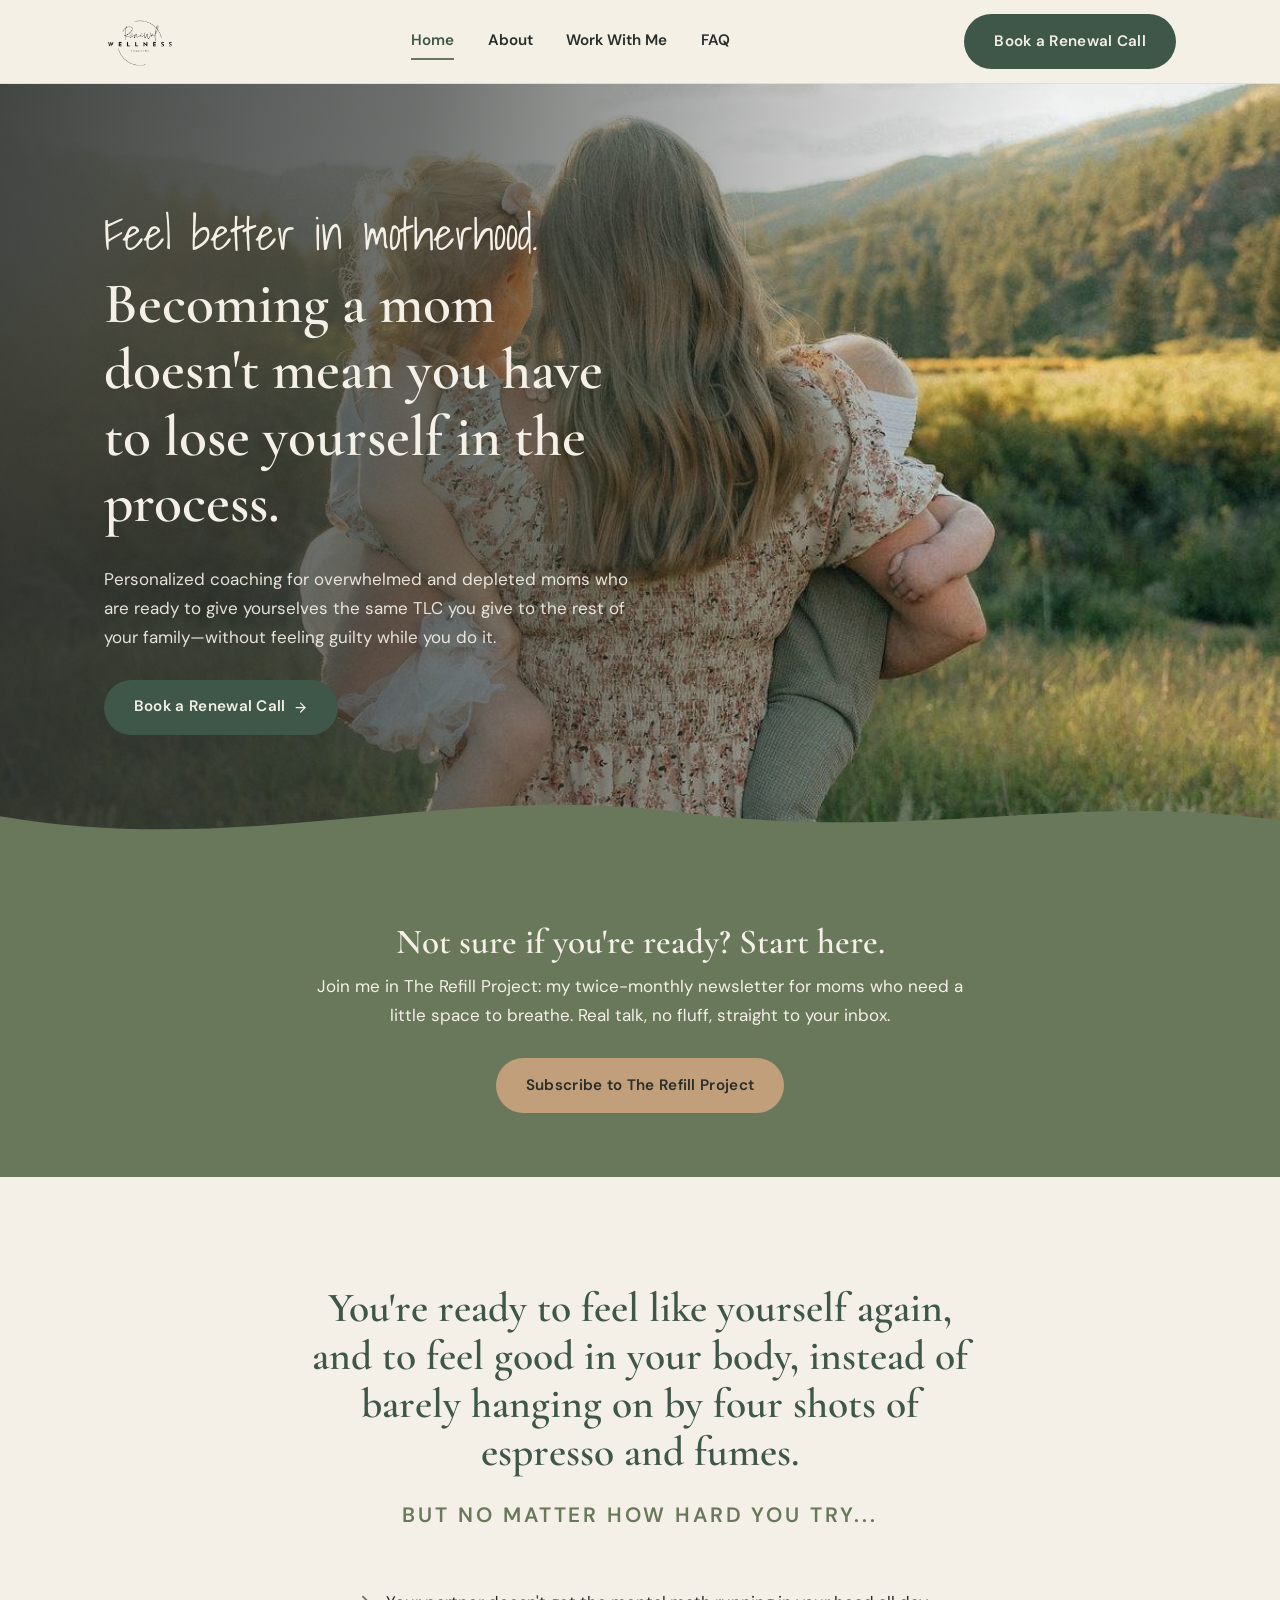
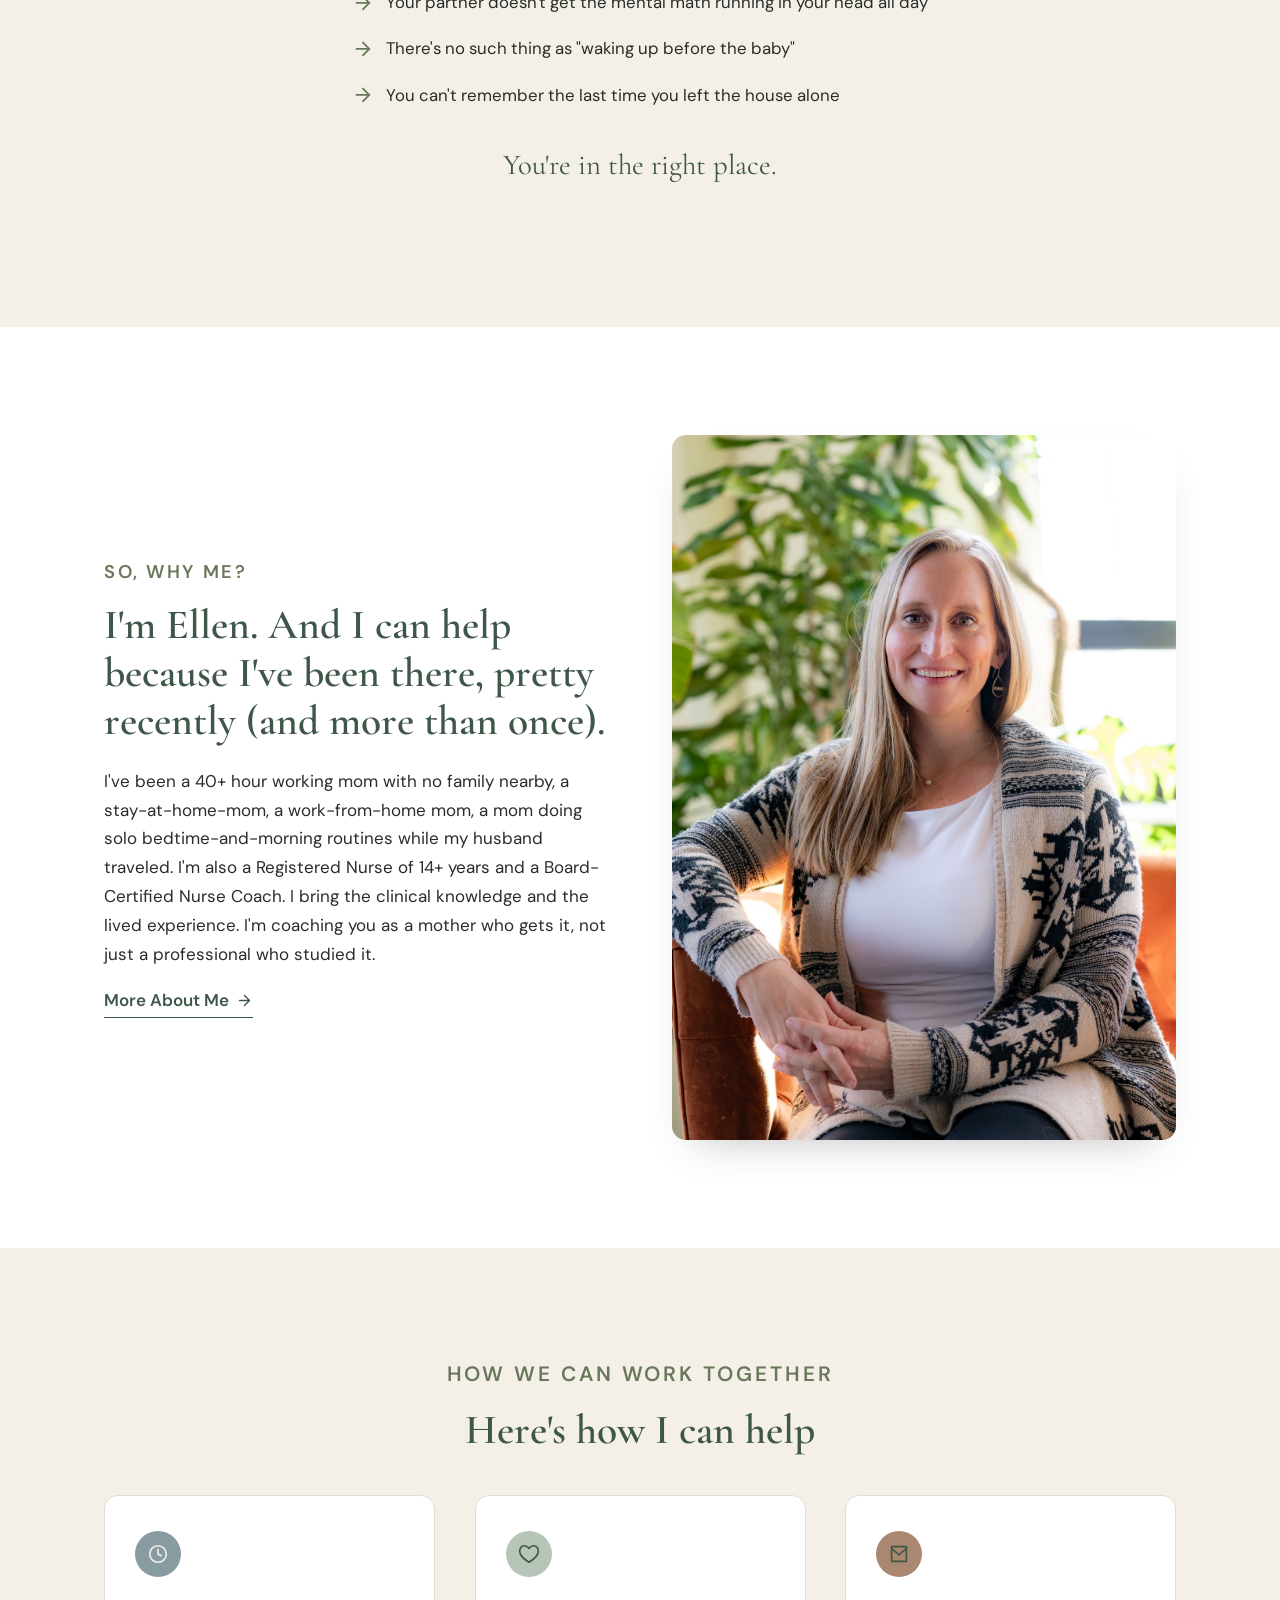
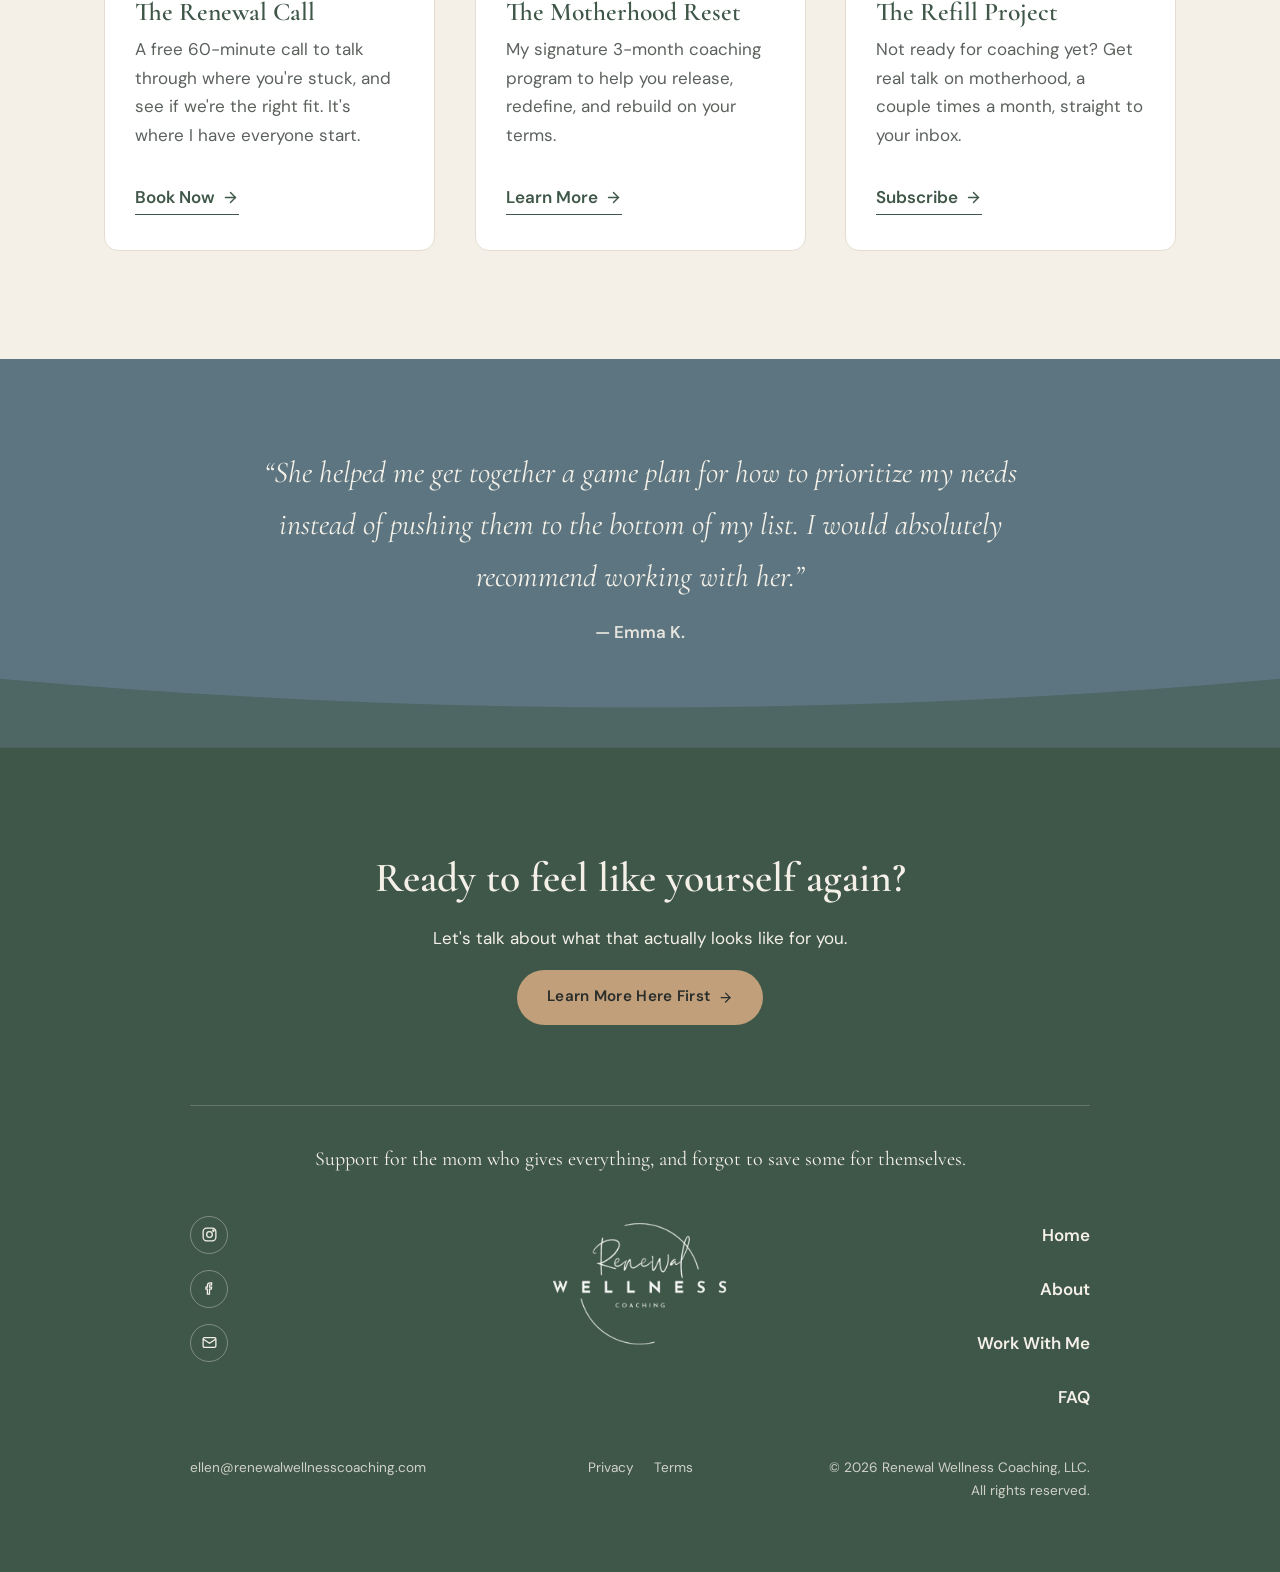
<file: index.html>
<!DOCTYPE html>
<html lang="en">
<head>
  <meta charset="UTF-8" />
  <meta name="viewport" content="width=device-width, initial-scale=1.0" />
  <title>Renewal Wellness Coaching | 1:1 Coaching for Overwhelmed Moms</title>
  <meta name="description" content="1:1 coaching for moms in early motherhood who feel overwhelmed, guilty, and depleted— and want to feel better again. Virtual coaching (McKinney, TX-based)" />
  <link rel="icon" href="img/logo.png" />
  <link rel="preconnect" href="https://fonts.googleapis.com" />
  <link rel="preconnect" href="https://fonts.gstatic.com" crossorigin />
  <link href="https://fonts.googleapis.com/css2?family=Cormorant+Garamond:wght@500;600;700&family=DM+Sans:wght@400;500;600;700&family=Shadows+Into+Light&display=swap" rel="stylesheet" />
  <link rel="stylesheet" href="css/styles.css" />
</head>
<body>

  <header class="site-header">
    <div class="container">
      <a class="brand" href="index.html">
        <img src="img/logo.png" alt="Renewal Wellness Coaching logo" />
      </a>
      <nav class="nav-links" aria-label="Primary">
        <a href="index.html" aria-current="page">Home</a>
        <a href="about.html">About</a>
        <a href="work-with-me.html">Work With Me</a>
        <a href="faq.html">FAQ</a>
      </nav>
      <div class="header-actions">
        <a class="btn btn-primary" href="https://calendar.app.google/wAF8eQ9CQRG3GPrg6" target="_blank" rel="noopener">Book a Renewal Call</a>
        <button class="nav-toggle" aria-label="Toggle menu" aria-expanded="false">
          <svg viewBox="0 0 24 24" fill="none" stroke="currentColor" stroke-width="2" stroke-linecap="round"><line x1="3" y1="6" x2="21" y2="6"/><line x1="3" y1="12" x2="21" y2="12"/><line x1="3" y1="18" x2="21" y2="18"/></svg>
        </button>
      </div>
    </div>
    <nav class="mobile-nav" aria-label="Mobile">
      <a href="index.html">Home</a>
      <a href="about.html">About</a>
      <a href="work-with-me.html">Work With Me</a>
      <a href="faq.html">FAQ</a>
    </nav>
  </header>

  <main>
    <!-- Hero -->
    <section class="hero-full">
      <img class="hero-full-bg" src="img/photos/hero-home.jpg" alt="Ellen LeBleu carrying her two children through a sunlit meadow" />
      <div class="hero-full-scrim" aria-hidden="true"></div>
      <div class="container hero-full-inner">
        <div class="hero-copy">
          <span class="script-accent">Feel better in motherhood.</span>
          <h1>Becoming a mom doesn't mean you have to lose yourself in the process.</h1>
          <p>Personalized coaching for overwhelmed and depleted moms who are ready to give yourselves the same TLC you give to the rest of your family&mdash;without feeling guilty while you do it.</p>
          <div class="hero-actions">
            <a class="btn btn-primary" href="https://calendar.app.google/wAF8eQ9CQRG3GPrg6" target="_blank" rel="noopener">
              Book a Renewal Call
              <svg viewBox="0 0 24 24" fill="none" stroke="currentColor" stroke-width="2" stroke-linecap="round" stroke-linejoin="round"><line x1="5" y1="12" x2="19" y2="12"/><polyline points="12 5 19 12 12 19"/></svg>
            </a>
          </div>
        </div>
      </div>
      <div class="shape-divider-bottom" aria-hidden="true">
        <svg viewBox="0 0 1440 90" preserveAspectRatio="none">
          <path d="M0,40 C280,90 500,0 760,35 C1040,72 1200,10 1440,45 L1440,90 L0,90 Z" fill="#69785A"></path>
        </svg>
      </div>
    </section>

    <!-- Opt-in -->
    <section class="optin-band">
      <div class="container optin-inner">
        <h3 class="optin-heading">Not sure if you're ready? Start here.</h3>
        <p>Join me in The Refill Project: my twice-monthly newsletter for moms who need a little space to breathe. Real talk, no fluff, straight to your inbox.</p>
        <a class="btn btn-secondary" href="https://ellenlebleu.substack.com" target="_blank" rel="noopener">Subscribe to The Refill Project</a>
      </div>
    </section>

    <!-- Pain points -->
    <section class="section">
      <div class="container">
        <div class="section-head">
          <h2>You're ready to feel like yourself again, and to feel good in your body, instead of barely hanging on by four shots of espresso and fumes.</h2>
          <p class="eyebrow" style="font-size: 1.3rem;">But no matter how hard you try...</p>
        </div>
        <ul class="pain-list">
          <li>
            <svg viewBox="0 0 24 24" fill="none" stroke="currentColor" stroke-width="2" stroke-linecap="round" stroke-linejoin="round"><line x1="5" y1="12" x2="19" y2="12"/><polyline points="12 5 19 12 12 19"/></svg>
            <span>Your partner doesn't get the mental math running in your head all day</span>
          </li>
          <li>
            <svg viewBox="0 0 24 24" fill="none" stroke="currentColor" stroke-width="2" stroke-linecap="round" stroke-linejoin="round"><line x1="5" y1="12" x2="19" y2="12"/><polyline points="12 5 19 12 12 19"/></svg>
            <span>There's no such thing as "waking up before the baby"</span>
          </li>
          <li>
            <svg viewBox="0 0 24 24" fill="none" stroke="currentColor" stroke-width="2" stroke-linecap="round" stroke-linejoin="round"><line x1="5" y1="12" x2="19" y2="12"/><polyline points="12 5 19 12 12 19"/></svg>
            <span>You can't remember the last time you left the house alone</span>
          </li>
        </ul>
        <p class="pain-conclusion">You're in the right place.</p>
      </div>
    </section>

    <!-- Why I can help -->
    <section class="section section--alt">
      <div class="container split split--reverse">
        <div class="split-media">
          <img src="img/photos/homepage-why-i-help.jpg" alt="Ellen LeBleu, Registered Nurse and Board-Certified Nurse Coach" />
        </div>
        <div>
          <span class="eyebrow" style="font-size: 1.15rem;">So, why me?</span>
          <h2>I'm Ellen. And I can help because I've been there, pretty recently (and more than once).</h2>
          <p>I've been a 40+ hour working mom with no family nearby, a stay-at-home-mom, a work-from-home mom, a mom doing solo bedtime-and-morning routines while my husband traveled. I'm also a Registered Nurse of 14+ years and a Board-Certified Nurse Coach. I bring the clinical knowledge and the lived experience. I'm coaching you as a mother who gets it, not just a professional who studied it.</p>
          <a class="btn-link" href="about.html">
            More About Me
            <svg viewBox="0 0 24 24" fill="none" stroke="currentColor" stroke-width="2" stroke-linecap="round" stroke-linejoin="round"><line x1="5" y1="12" x2="19" y2="12"/><polyline points="12 5 19 12 12 19"/></svg>
          </a>
        </div>
      </div>
    </section>

    <!-- How we can work together -->
    <section class="section">
      <div class="container">
        <div class="section-head">
          <span class="eyebrow" style="font-size: 1.3rem;">How we can work together</span>
          <h2>Here's how I can help</h2>
        </div>
        <div class="grid grid--3 offer-cards">
          <div class="card">
            <div class="card-icon card-icon--blue">
              <svg viewBox="0 0 24 24" fill="none" stroke="currentColor" stroke-width="1.8" stroke-linecap="round" stroke-linejoin="round"><circle cx="12" cy="12" r="9"/><polyline points="12 7 12 12 15.5 14"/></svg>
            </div>
            <h3>The Renewal Call</h3>
            <p>A free 60-minute call to talk through where you're stuck, and see if we're the right fit. It's where I have everyone start.</p>
            <a class="btn-link" href="https://calendar.app.google/wAF8eQ9CQRG3GPrg6" target="_blank" rel="noopener">
              Book Now
              <svg viewBox="0 0 24 24" fill="none" stroke="currentColor" stroke-width="2" stroke-linecap="round" stroke-linejoin="round"><line x1="5" y1="12" x2="19" y2="12"/><polyline points="12 5 19 12 12 19"/></svg>
            </a>
          </div>
          <div class="card">
            <div class="card-icon">
              <svg viewBox="0 0 24 24" fill="none" stroke="currentColor" stroke-width="1.8" stroke-linecap="round" stroke-linejoin="round"><path d="M12 21s-7-4.35-9.5-9C.5 7.5 3 3 7 3c2 0 3.5 1 5 3 1.5-2 3-3 5-3 4 0 6.5 4.5 4.5 9-2.5 4.65-9.5 9-9.5 9z"/></svg>
            </div>
            <h3>The Motherhood Reset</h3>
            <p>My signature 3-month coaching program to help you release, redefine, and rebuild on your terms.</p>
            <a class="btn-link" href="work-with-me.html">
              Learn More
              <svg viewBox="0 0 24 24" fill="none" stroke="currentColor" stroke-width="2" stroke-linecap="round" stroke-linejoin="round"><line x1="5" y1="12" x2="19" y2="12"/><polyline points="12 5 19 12 12 19"/></svg>
            </a>
          </div>
          <div class="card">
            <div class="card-icon card-icon--taupe">
              <svg viewBox="0 0 24 24" fill="none" stroke="currentColor" stroke-width="1.8" stroke-linecap="round" stroke-linejoin="round"><path d="M4 4h16v16H4z"/><path d="M4 6l8 7 8-7"/></svg>
            </div>
            <h3>The Refill Project</h3>
            <p>Not ready for coaching yet? Get real talk on motherhood, a couple times a month, straight to your inbox.</p>
            <a class="btn-link" href="https://ellenlebleu.substack.com" target="_blank" rel="noopener">
              Subscribe
              <svg viewBox="0 0 24 24" fill="none" stroke="currentColor" stroke-width="2" stroke-linecap="round" stroke-linejoin="round"><line x1="5" y1="12" x2="19" y2="12"/><polyline points="12 5 19 12 12 19"/></svg>
            </a>
          </div>
        </div>
      </div>
    </section>

    <!-- Testimonial -->
    <section class="section--blue">
      <div class="container">
        <blockquote>&ldquo;She helped me get together a game plan for how to prioritize my needs instead of pushing them to the bottom of my list. I would absolutely recommend working with her.&rdquo;</blockquote>
        <cite>&mdash; Emma K.</cite>
      </div>
      <div class="shape-divider-bottom shape-divider-bottom--blend" aria-hidden="true">
        <svg viewBox="0 0 1440 100" preserveAspectRatio="none">
          <path d="M0,10 Q720,85 1440,10 L1440,100 L0,100 Z" fill="#4e6664"></path>
        </svg>
      </div>
    </section>

    <!-- Final CTA -->
    <section class="section section--deep">
      <div class="container section-head">
        <h2>Ready to feel like yourself again?</h2>
        <p>Let's talk about what that actually looks like for you.</p>
        <a class="btn btn-secondary" href="work-with-me.html">
          Learn More Here First
          <svg viewBox="0 0 24 24" fill="none" stroke="currentColor" stroke-width="2" stroke-linecap="round" stroke-linejoin="round"><line x1="5" y1="12" x2="19" y2="12"/><polyline points="12 5 19 12 12 19"/></svg>
        </a>
      </div>
    </section>
  </main>

  <footer class="site-footer">
    <div class="container">
      <p class="footer-tagline"><span class="footer-tagline-text">Support for the mom who gives everything, and forgot to save some for themselves.</span></p>
      <div class="footer-columns">
        <div class="footer-social-col">
          <a href="https://www.instagram.com/postpartum_renewal" target="_blank" rel="noopener" aria-label="Instagram">
            <svg viewBox="0 0 24 24" fill="none" stroke="currentColor" stroke-width="1.8"><rect x="3" y="3" width="18" height="18" rx="5"/><circle cx="12" cy="12" r="4"/><circle cx="17.5" cy="6.5" r="1"/></svg>
          </a>
          <a href="https://www.facebook.com/ellenock" target="_blank" rel="noopener" aria-label="Facebook">
            <svg viewBox="0 0 24 24" fill="none" stroke="currentColor" stroke-width="1.8"><path d="M15 4h-2a4 4 0 0 0-4 4v2H7v3h2v7h3v-7h2.5l.5-3H12V8a1 1 0 0 1 1-1h2z"/></svg>
          </a>
          <a href="mailto:ellen@renewalwellnesscoaching.com" aria-label="Email">
            <svg viewBox="0 0 24 24" fill="none" stroke="currentColor" stroke-width="1.8"><rect x="3" y="5" width="18" height="14" rx="2"/><path d="M3 7l9 6 9-6"/></svg>
          </a>
        </div>
        <div class="footer-logo-col">
          <img class="footer-logo" src="img/logo.png" alt="Renewal Wellness Coaching logo" />
        </div>
        <nav class="footer-nav-col" aria-label="Footer">
          <a href="index.html">Home</a>
          <a href="about.html">About</a>
          <a href="work-with-me.html">Work With Me</a>
          <a href="faq.html">FAQ</a>
        </nav>
      </div>
      <div class="footer-bottom">
        <p>ellen@renewalwellnesscoaching.com</p>
        <div class="footer-legal">
          <a href="privacy-policy.html">Privacy</a>
          <a href="terms.html">Terms</a>
        </div>
        <p>&copy; 2026 Renewal Wellness Coaching, LLC.<br />All rights reserved.</p>
      </div>
    </div>
  </footer>

  <script src="js/main.js"></script>
</body>
</html>
</file>
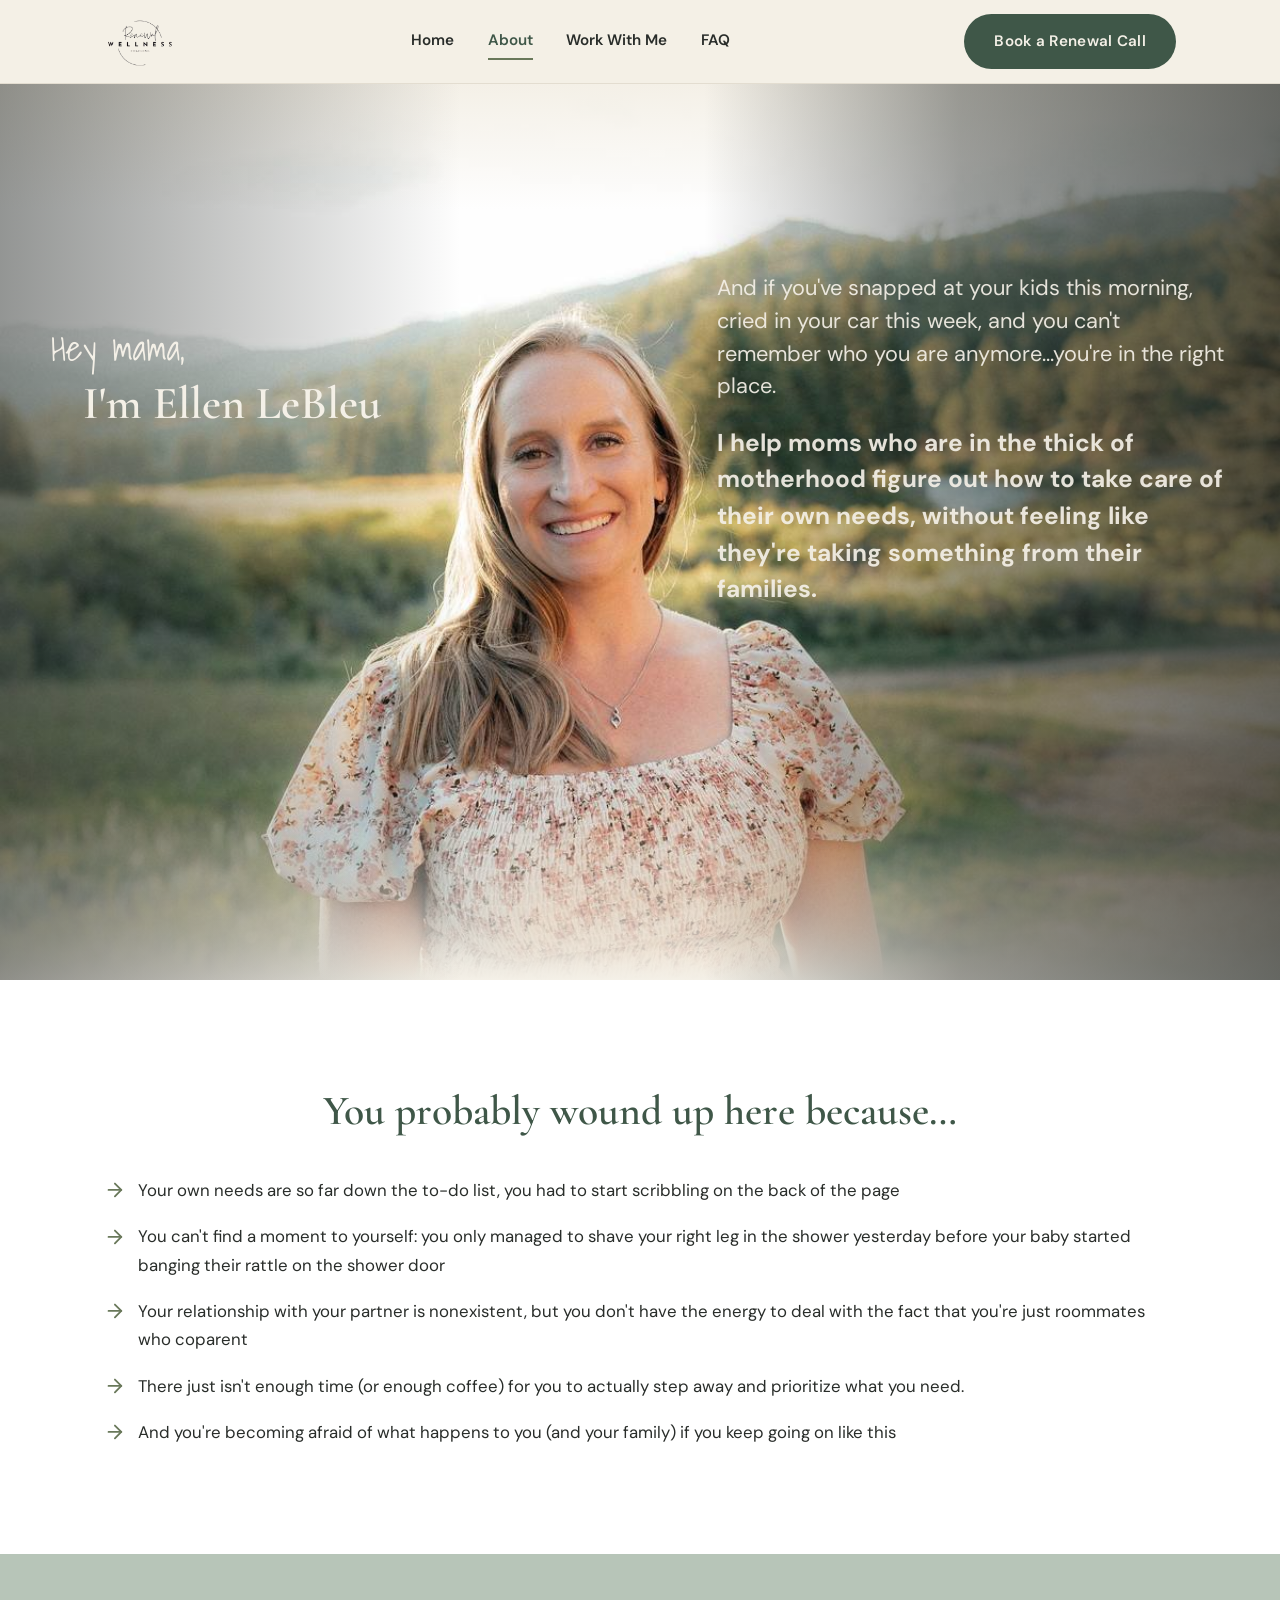
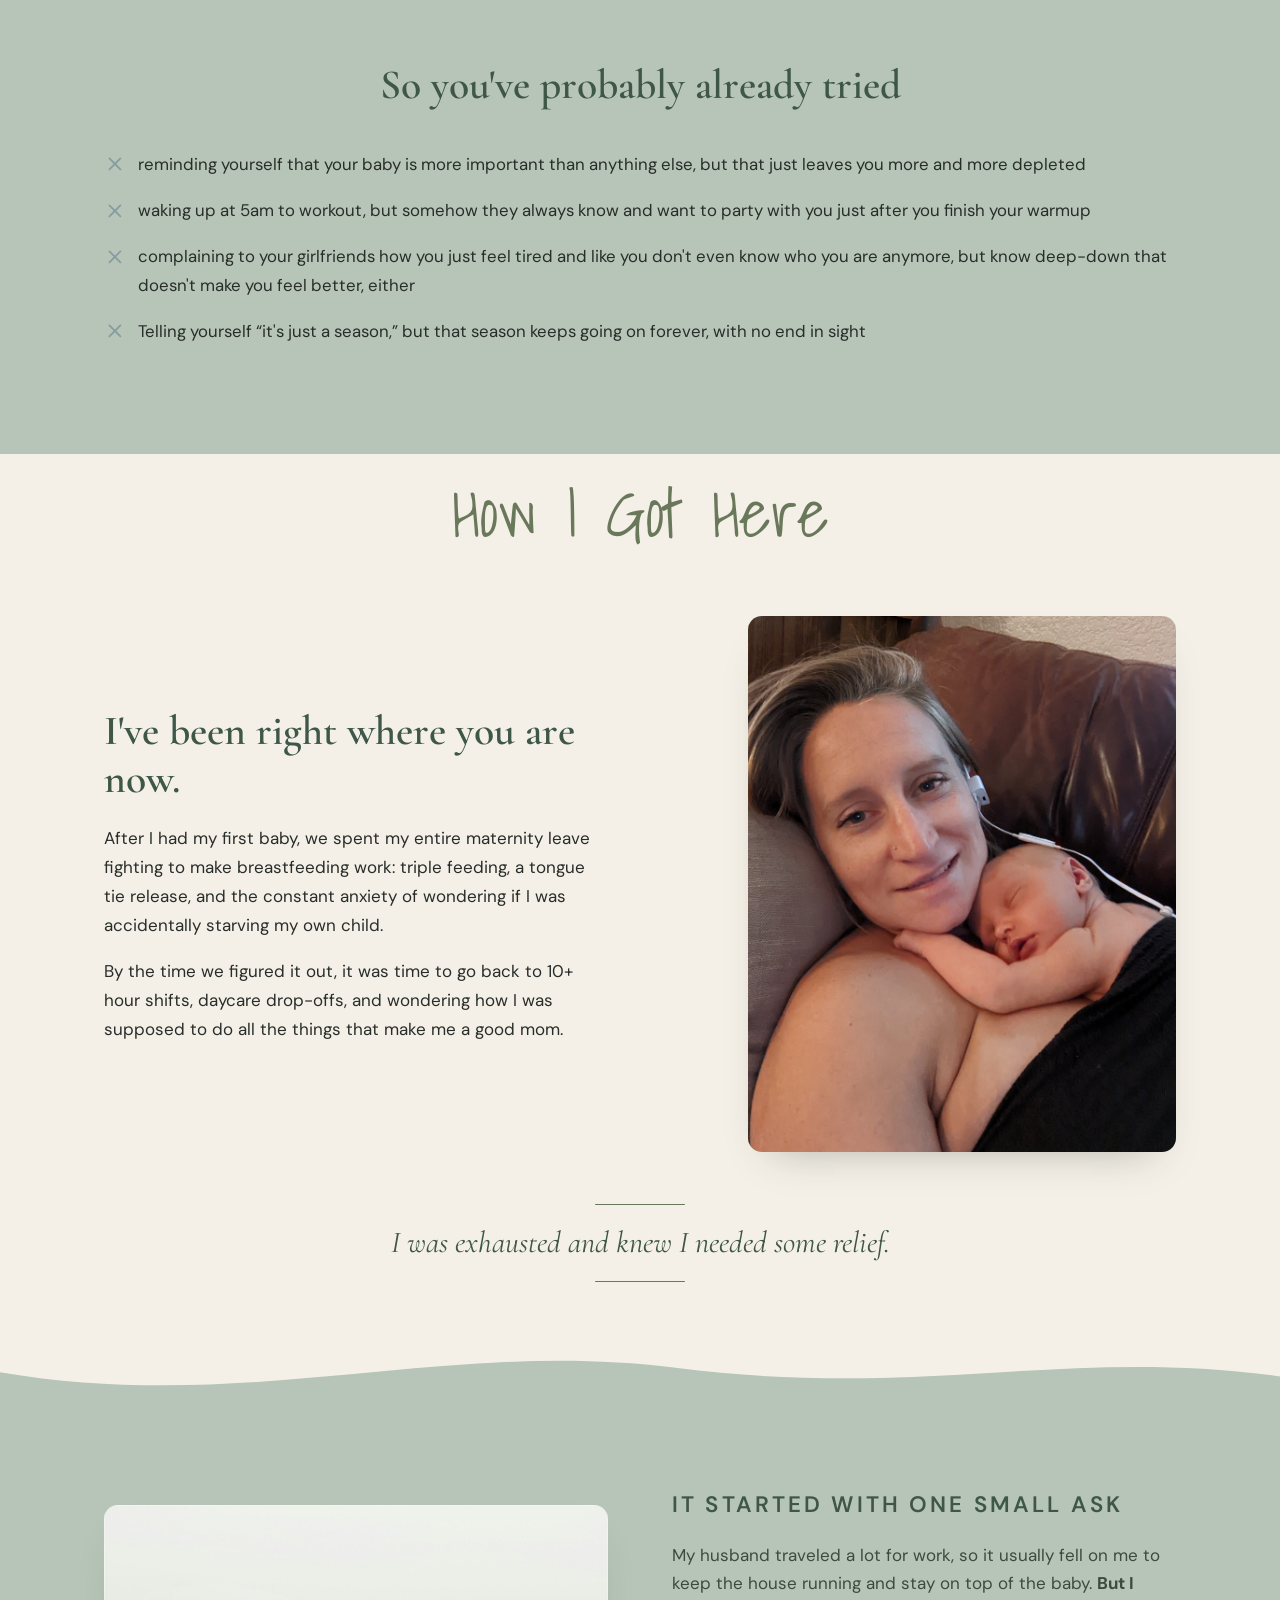
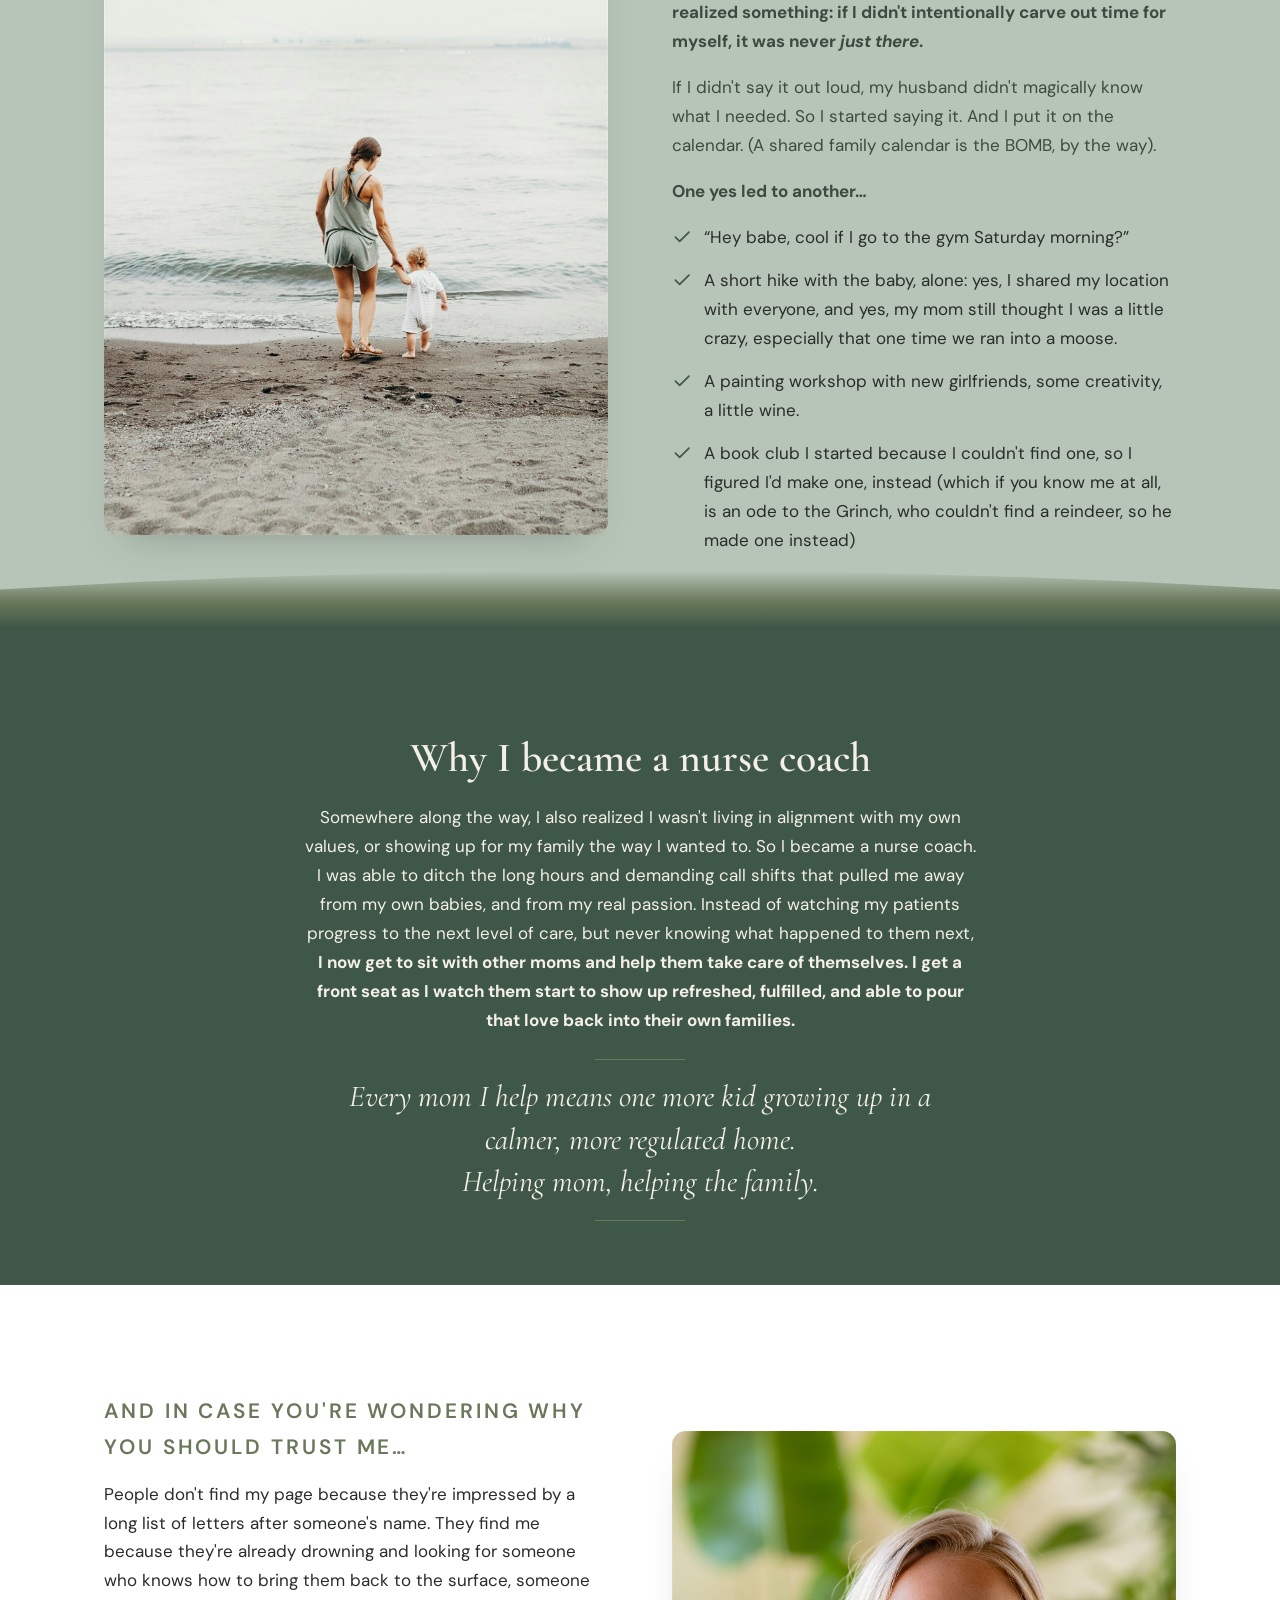
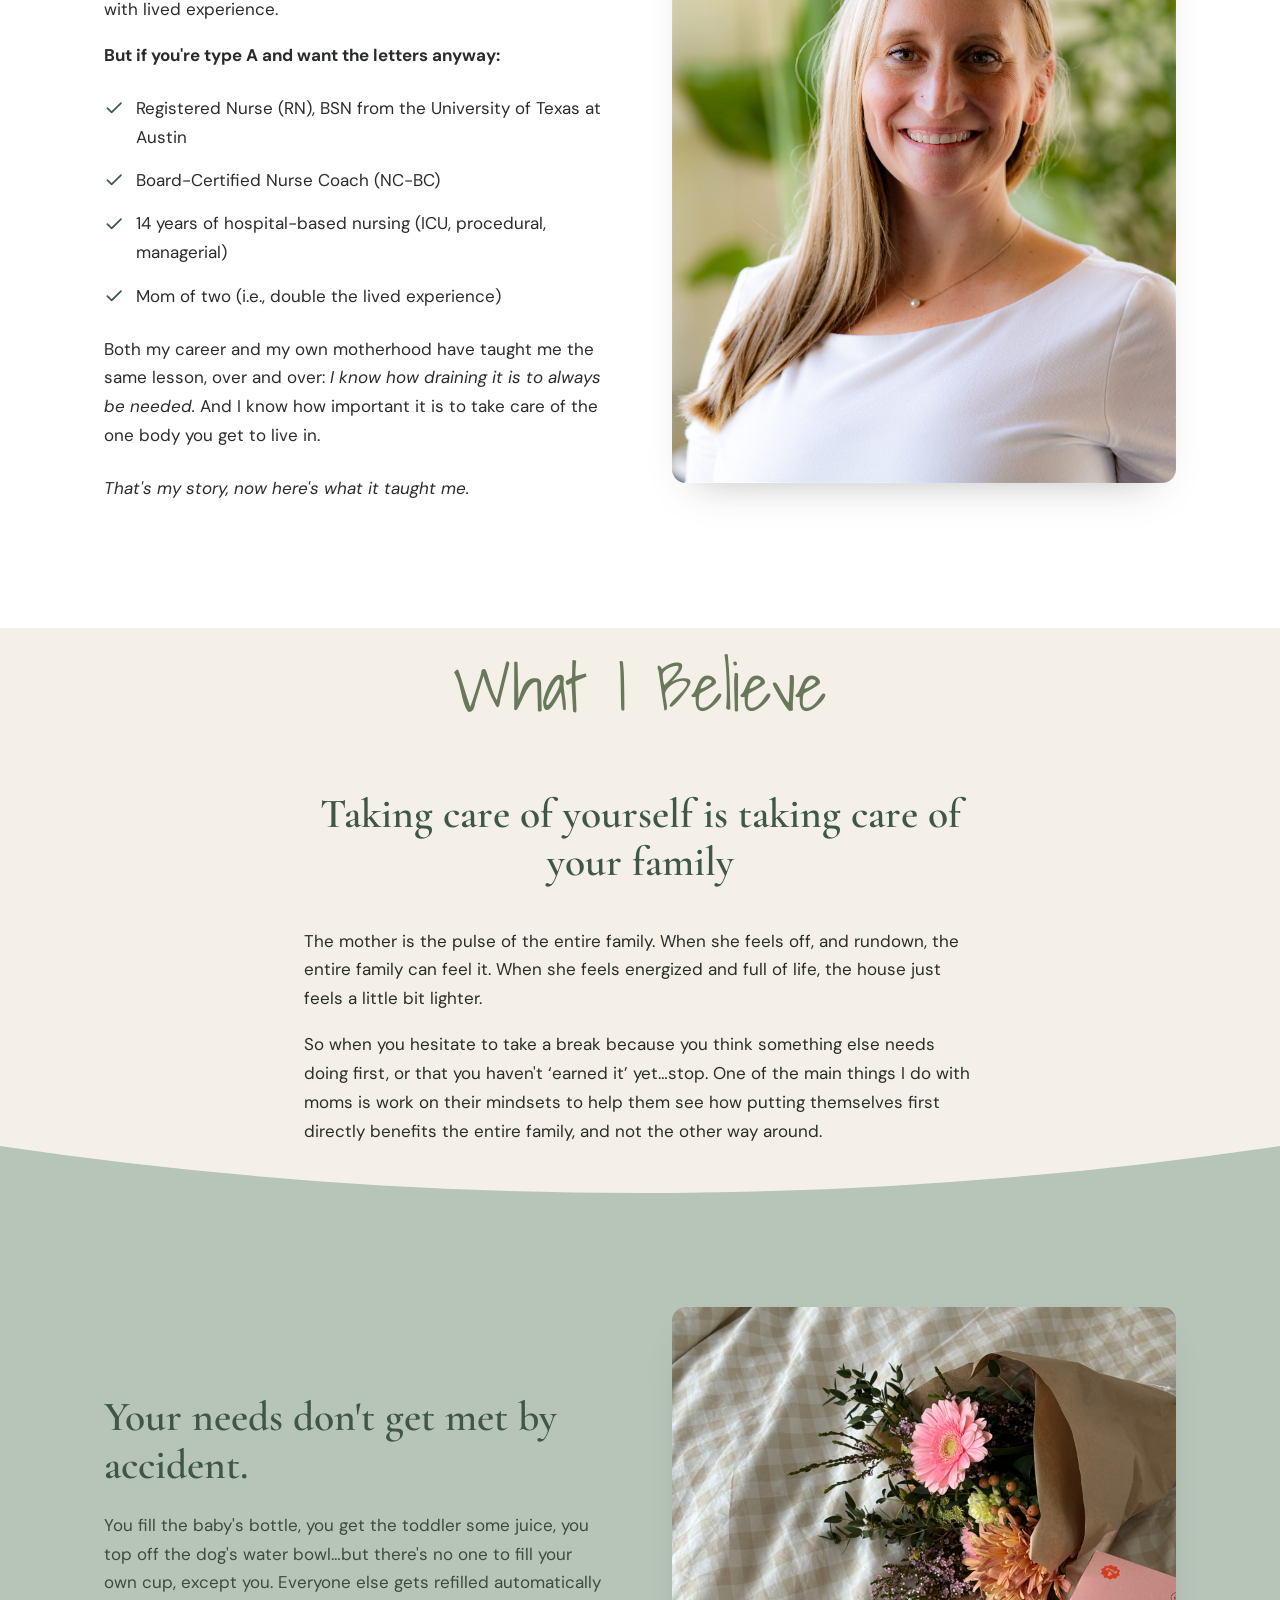
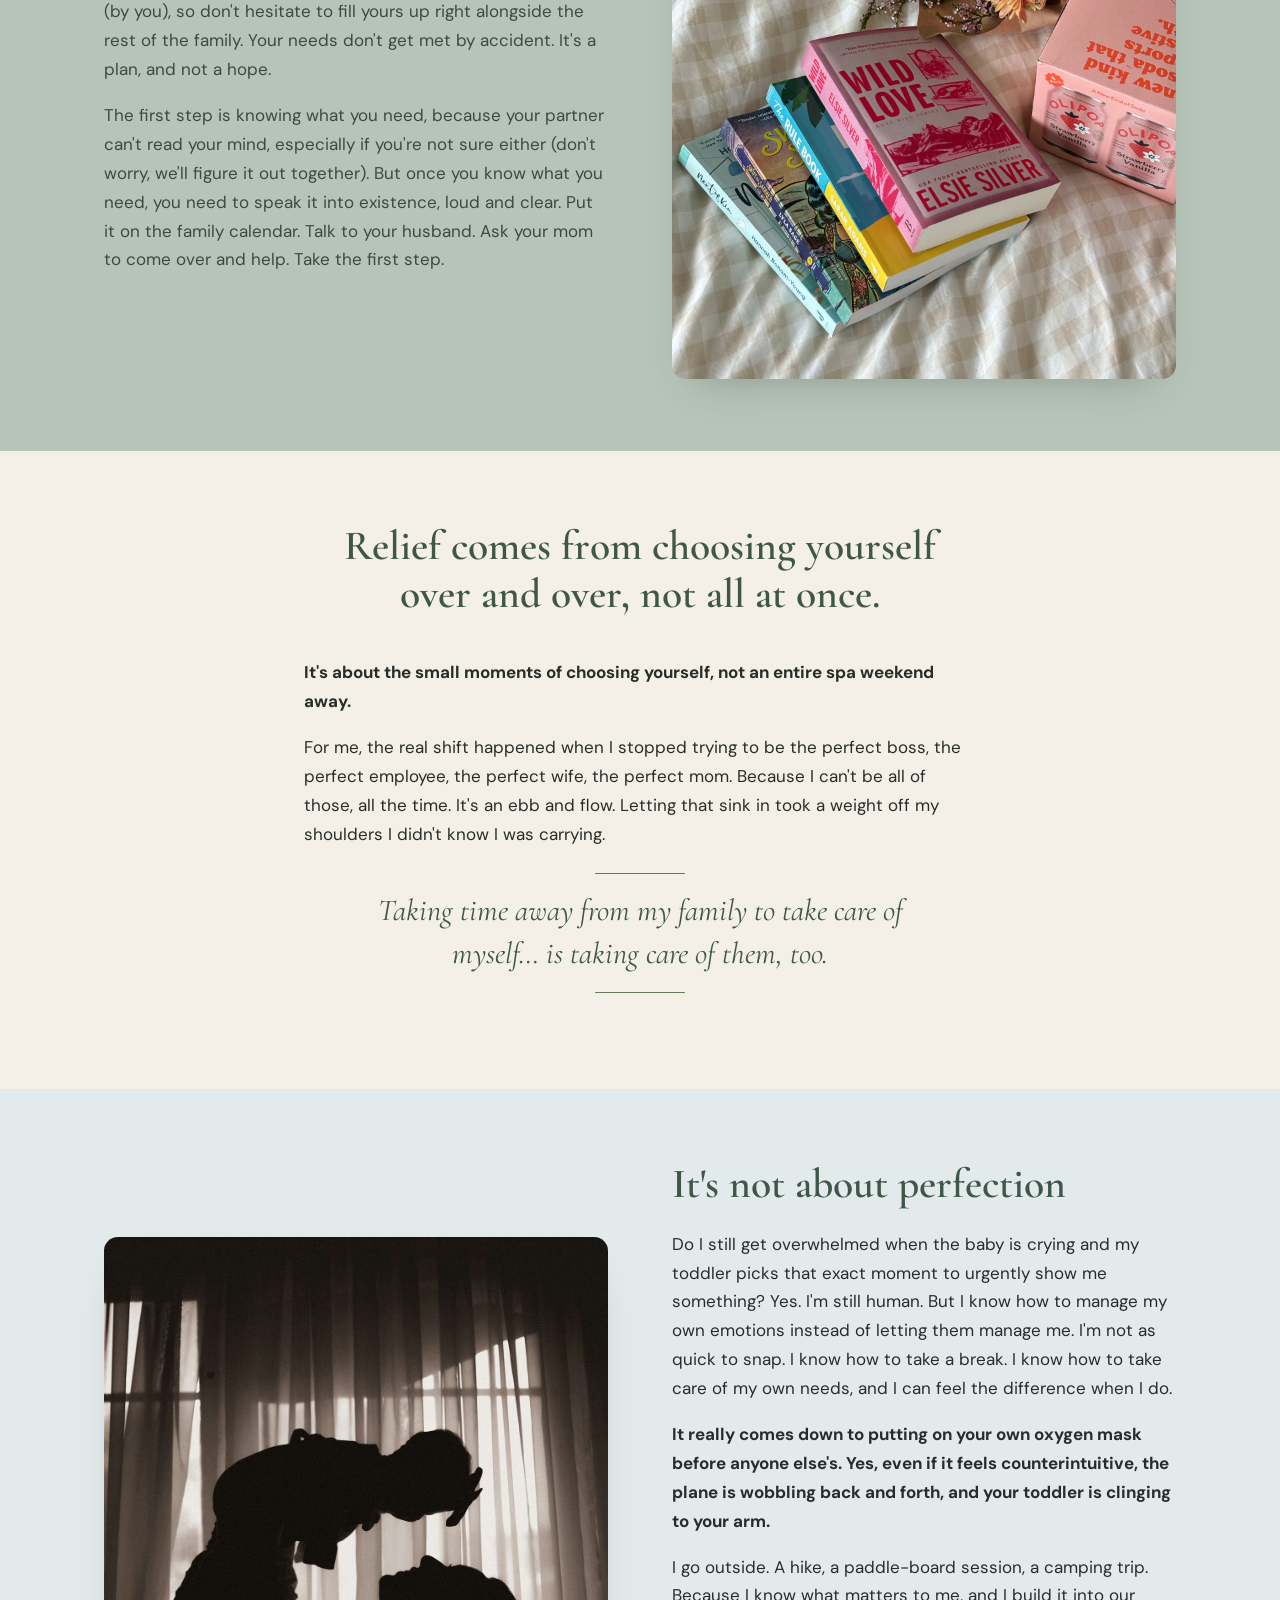
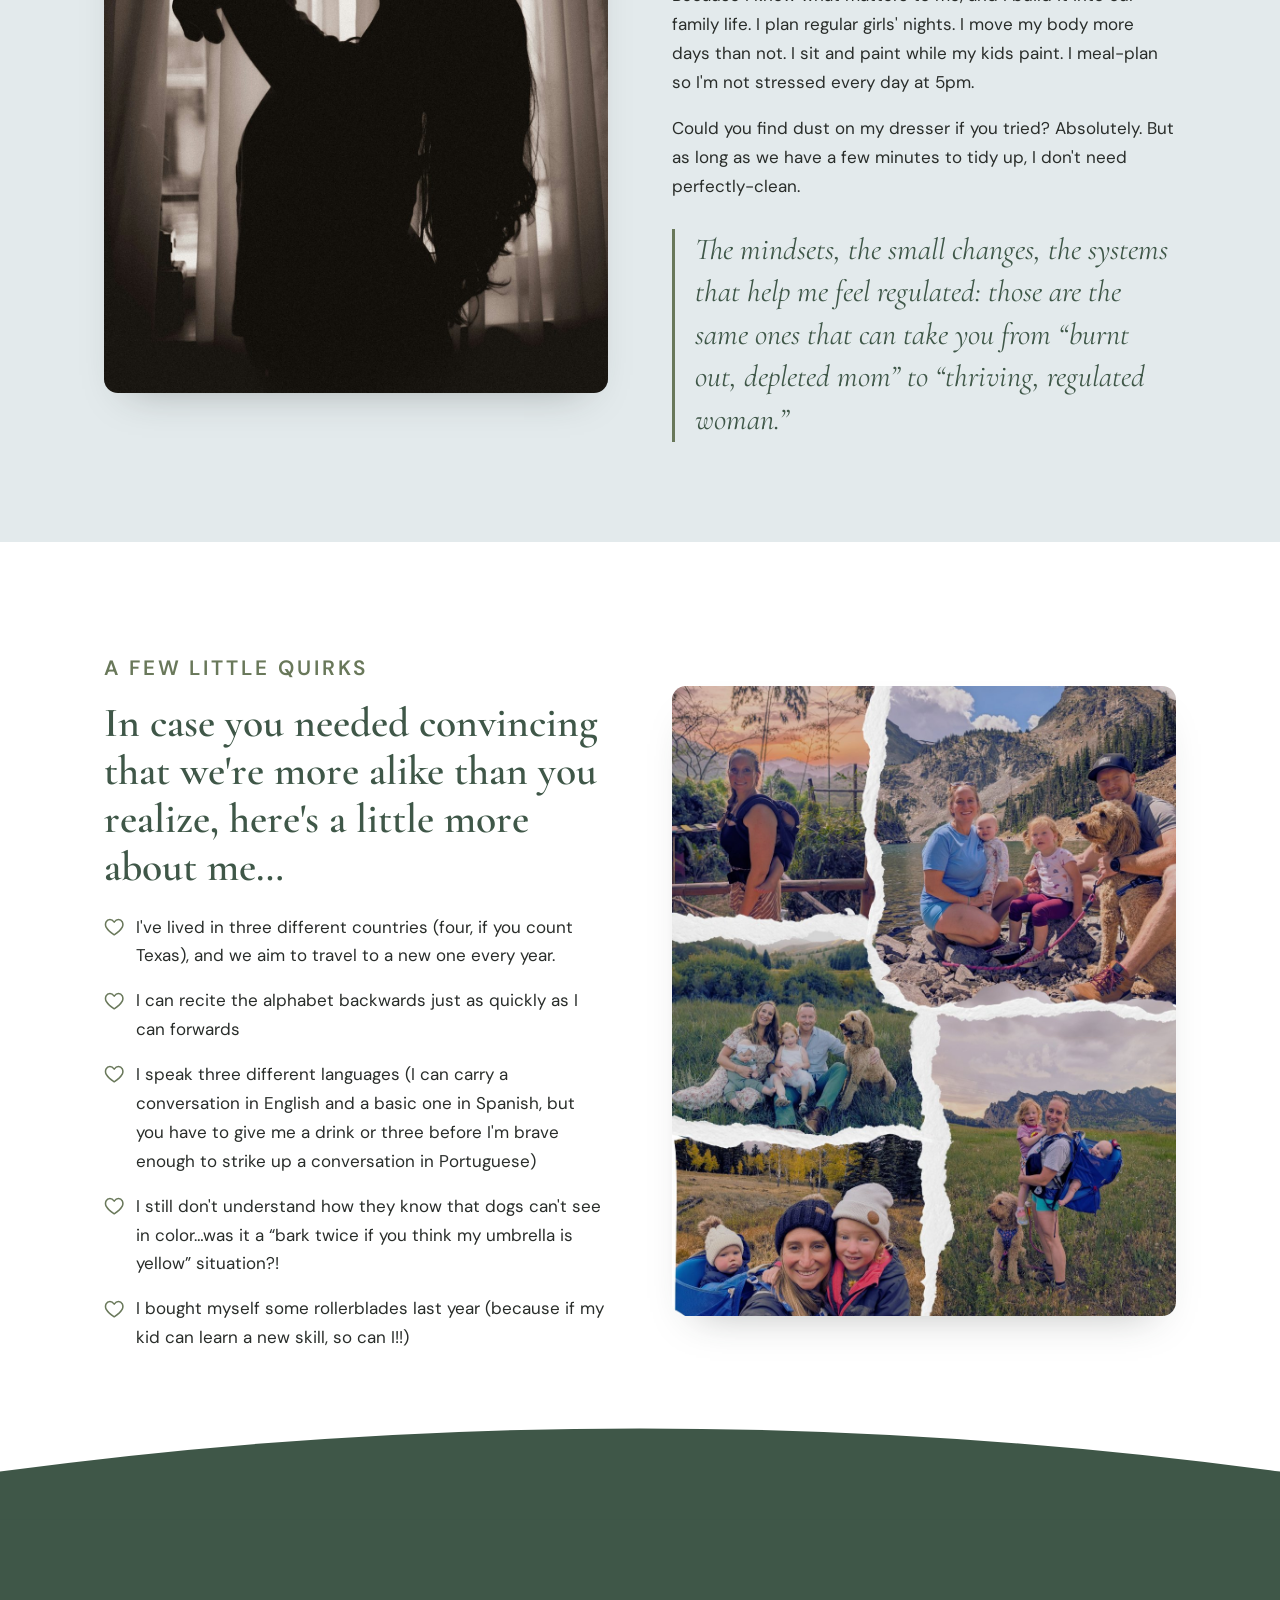
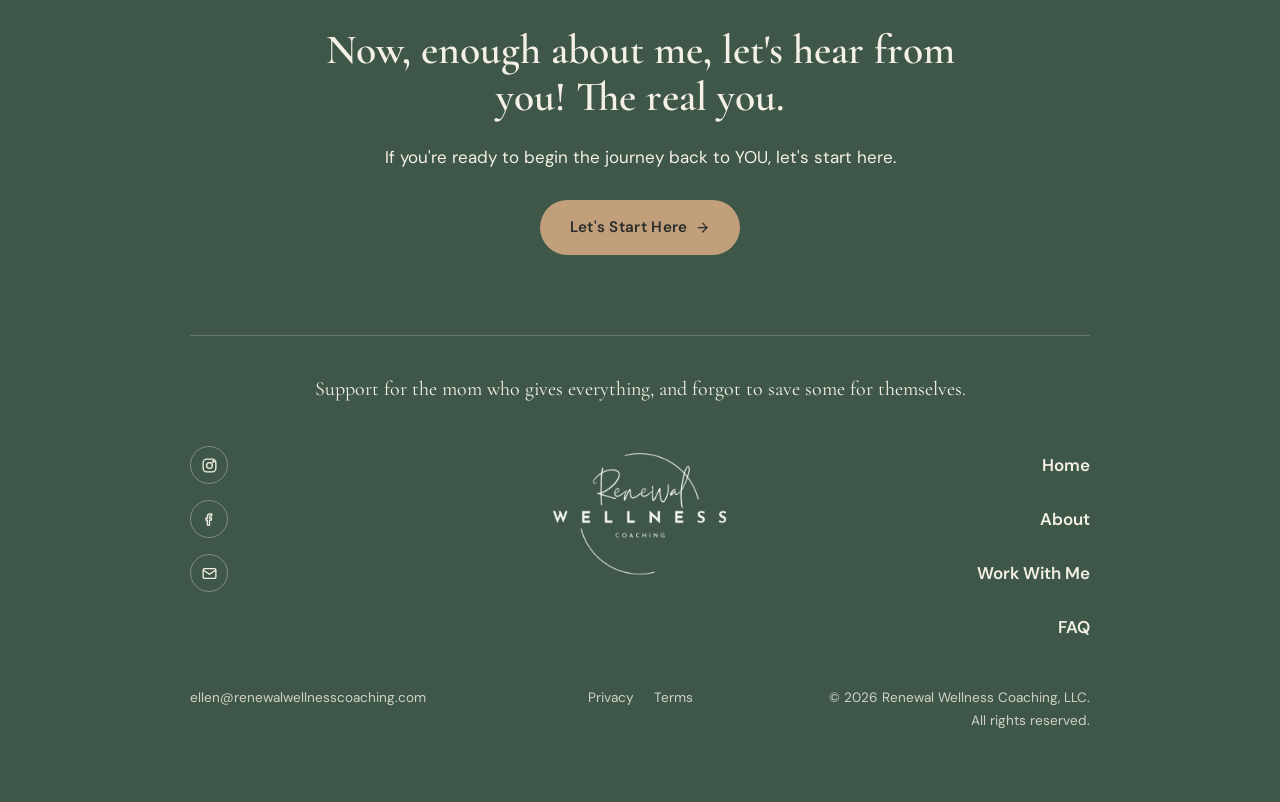
<file: about.html>
<!DOCTYPE html>
<html lang="en">
<head>
  <meta charset="UTF-8" />
  <meta name="viewport" content="width=device-width, initial-scale=1.0" />
  <title>About Ellen LeBleu | Renewal Wellness Coaching</title>
  <meta name="description" content="I'm Ellen LeBleu — RN, Board-Certified Nurse Coach, and mom of two who's been in the trenches of early motherhood, too." />
  <link rel="icon" href="img/logo.png" />
  <link rel="preconnect" href="https://fonts.googleapis.com" />
  <link rel="preconnect" href="https://fonts.gstatic.com" crossorigin />
  <link href="https://fonts.googleapis.com/css2?family=Cormorant+Garamond:wght@500;600;700&family=DM+Sans:wght@400;500;600;700&family=Shadows+Into+Light&display=swap" rel="stylesheet" />
  <link rel="stylesheet" href="css/styles.css" />
</head>
<body>

  <header class="site-header">
    <div class="container">
      <a class="brand" href="index.html">
        <img src="img/logo.png" alt="Renewal Wellness Coaching logo" />
      </a>
      <nav class="nav-links" aria-label="Primary">
        <a href="index.html">Home</a>
        <a href="about.html" aria-current="page">About</a>
        <a href="work-with-me.html">Work With Me</a>
        <a href="faq.html">FAQ</a>
      </nav>
      <div class="header-actions">
        <a class="btn btn-primary" href="https://calendar.app.google/wAF8eQ9CQRG3GPrg6" target="_blank" rel="noopener">Book a Renewal Call</a>
        <button class="nav-toggle" aria-label="Toggle menu" aria-expanded="false">
          <svg viewBox="0 0 24 24" fill="none" stroke="currentColor" stroke-width="2" stroke-linecap="round"><line x1="3" y1="6" x2="21" y2="6"/><line x1="3" y1="12" x2="21" y2="12"/><line x1="3" y1="18" x2="21" y2="18"/></svg>
        </button>
      </div>
    </div>
    <nav class="mobile-nav" aria-label="Mobile">
      <a href="index.html">Home</a>
      <a href="about.html">About</a>
      <a href="work-with-me.html">Work With Me</a>
      <a href="faq.html">FAQ</a>
    </nav>
  </header>

  <main>
    <!-- Hero -->
    <section class="hero-full hero-full--about">
      <img class="hero-full-bg" src="img/photos/about-face.jpg" alt="Ellen LeBleu smiling outdoors in a Colorado meadow" />
      <div class="hero-full-scrim" aria-hidden="true"></div>
      <div class="container hero-full-inner">
        <div class="hero-copy hero-copy--intro">
          <span class="script-accent">Hey mama,</span>
          <h1>I'm Ellen LeBleu</h1>
        </div>
        <div class="hero-copy hero-copy--body">
          <span class="hero-body-shape" aria-hidden="true"></span>
          <p>And if you've snapped at your kids this morning, cried in your car this week, and you can't remember who you are anymore&hellip;you're in the right place.</p>
          <p><strong>I help moms who are in the thick of motherhood figure out how to take care of their own needs, without feeling like they're taking something from their families.</strong></p>
        </div>
      </div>
    </section>

    <!-- Pain points -->
    <section class="section section--alt">
      <div class="container">
        <div class="section-head">
          <h2>You probably wound up here because&hellip;</h2>
        </div>
        <ul class="pain-list">
          <li>
            <svg viewBox="0 0 24 24" fill="none" stroke="currentColor" stroke-width="2" stroke-linecap="round" stroke-linejoin="round"><line x1="5" y1="12" x2="19" y2="12"/><polyline points="12 5 19 12 12 19"/></svg>
            <span>Your own needs are so far down the to-do list, you had to start scribbling on the back of the page</span>
          </li>
          <li>
            <svg viewBox="0 0 24 24" fill="none" stroke="currentColor" stroke-width="2" stroke-linecap="round" stroke-linejoin="round"><line x1="5" y1="12" x2="19" y2="12"/><polyline points="12 5 19 12 12 19"/></svg>
            <span>You can't find a moment to yourself: you only managed to shave your right leg in the shower yesterday before your baby started banging their rattle on the shower door</span>
          </li>
          <li>
            <svg viewBox="0 0 24 24" fill="none" stroke="currentColor" stroke-width="2" stroke-linecap="round" stroke-linejoin="round"><line x1="5" y1="12" x2="19" y2="12"/><polyline points="12 5 19 12 12 19"/></svg>
            <span>Your relationship with your partner is nonexistent, but you don't have the energy to deal with the fact that you're just roommates who coparent</span>
          </li>
          <li>
            <svg viewBox="0 0 24 24" fill="none" stroke="currentColor" stroke-width="2" stroke-linecap="round" stroke-linejoin="round"><line x1="5" y1="12" x2="19" y2="12"/><polyline points="12 5 19 12 12 19"/></svg>
            <span>There just isn't enough time (or enough coffee) for you to actually step away and prioritize what you need.</span>
          </li>
          <li>
            <svg viewBox="0 0 24 24" fill="none" stroke="currentColor" stroke-width="2" stroke-linecap="round" stroke-linejoin="round"><line x1="5" y1="12" x2="19" y2="12"/><polyline points="12 5 19 12 12 19"/></svg>
            <span>And you're becoming afraid of what happens to you (and your family) if you keep going on like this</span>
          </li>
        </ul>
      </div>
    </section>

    <!-- What they've tried -->
    <section class="section section--sage">
      <div class="container">
        <div class="section-head">
          <h2>So you've probably already tried</h2>
        </div>
        <ul class="pain-list x-list">
          <li>
            <svg viewBox="0 0 24 24" fill="none" stroke="currentColor" stroke-width="2" stroke-linecap="round" stroke-linejoin="round"><line x1="18" y1="6" x2="6" y2="18"/><line x1="6" y1="6" x2="18" y2="18"/></svg>
            <span>reminding yourself that your baby is more important than anything else, but that just leaves you more and more depleted</span>
          </li>
          <li>
            <svg viewBox="0 0 24 24" fill="none" stroke="currentColor" stroke-width="2" stroke-linecap="round" stroke-linejoin="round"><line x1="18" y1="6" x2="6" y2="18"/><line x1="6" y1="6" x2="18" y2="18"/></svg>
            <span>waking up at 5am to workout, but somehow they always know and want to party with you just after you finish your warmup</span>
          </li>
          <li>
            <svg viewBox="0 0 24 24" fill="none" stroke="currentColor" stroke-width="2" stroke-linecap="round" stroke-linejoin="round"><line x1="18" y1="6" x2="6" y2="18"/><line x1="6" y1="6" x2="18" y2="18"/></svg>
            <span>complaining to your girlfriends how you just feel tired and like you don't even know who you are anymore, but know deep-down that doesn't make you feel better, either</span>
          </li>
          <li>
            <svg viewBox="0 0 24 24" fill="none" stroke="currentColor" stroke-width="2" stroke-linecap="round" stroke-linejoin="round"><line x1="18" y1="6" x2="6" y2="18"/><line x1="6" y1="6" x2="18" y2="18"/></svg>
            <span>Telling yourself &ldquo;it's just a season,&rdquo; but that season keeps going on forever, with no end in sight</span>
          </li>
        </ul>
      </div>
    </section>

    <!-- Section 1 header -->
    <section class="section about-divider">
      <div class="container" style="max-width: 720px; text-align: center;">
        <h2>How I Got Here</h2>
      </div>
    </section>

    <!-- Story part 1 -->
    <section class="section divider-anchor">
      <div class="container split split--reverse">
        <div class="split-media split-media--tight">
          <img src="img/photos/about-story-3773.jpg" alt="Ellen resting her cheek against her sleeping newborn on a brown leather couch" />
        </div>
        <div>
          <h2>I've been right where you are now.</h2>
          <p>After I had my first baby, we spent my entire maternity leave fighting to make breastfeeding work: triple feeding, a tongue tie release, and the constant anxiety of wondering if I was accidentally starving my own child.</p>
          <p>By the time we figured it out, it was time to go back to 10+ hour shifts, daycare drop-offs, and wondering how I was supposed to do all the things that make me a good mom.</p>
        </div>
      </div>
      <p class="pull-quote" style="margin-top: 3.25rem;">I was exhausted and knew I needed some relief.</p>
      <div class="shape-divider-bottom" aria-hidden="true">
        <svg viewBox="0 0 1440 90" preserveAspectRatio="none">
          <path d="M0,40 C280,90 500,0 760,35 C1040,72 1200,10 1440,45 L1440,90 L0,90 Z" fill="#B7C5B8"></path>
        </svg>
      </div>
    </section>

    <!-- One small ask -->
    <section class="section--sage section--tight divider-anchor">
      <div class="container split">
        <div class="split-media">
          <img src="img/photos/about-perfect.jpg" alt="A mother and toddler walking hand in hand along the shore" />
        </div>
        <div>
          <span class="eyebrow" style="font-size: 1.4rem;">It started with one small ask</span>
          <p>My husband traveled a lot for work, so it usually fell on me to keep the house running and stay on top of the baby. <strong>But I realized something: if I didn't intentionally carve out time for myself, it was never <em>just there</em>.</strong></p>
          <p>If I didn't say it out loud, my husband didn't magically know what I needed. So I started saying it. And I put it on the calendar. (A shared family calendar is the BOMB, by the way).</p>
          <p><strong>One yes led to another&hellip;</strong></p>
          <ul class="check-list">
            <li><svg viewBox="0 0 24 24" fill="none" stroke="currentColor" stroke-width="2" stroke-linecap="round" stroke-linejoin="round"><polyline points="20 6 9 17 4 12"/></svg><span>&ldquo;Hey babe, cool if I go to the gym Saturday morning?&rdquo;</span></li>
            <li><svg viewBox="0 0 24 24" fill="none" stroke="currentColor" stroke-width="2" stroke-linecap="round" stroke-linejoin="round"><polyline points="20 6 9 17 4 12"/></svg><span>A short hike with the baby, alone: yes, I shared my location with everyone, and yes, my mom still thought I was a little crazy, especially that one time we ran into a moose.</span></li>
            <li><svg viewBox="0 0 24 24" fill="none" stroke="currentColor" stroke-width="2" stroke-linecap="round" stroke-linejoin="round"><polyline points="20 6 9 17 4 12"/></svg><span>A painting workshop with new girlfriends, some creativity, a little wine.</span></li>
            <li><svg viewBox="0 0 24 24" fill="none" stroke="currentColor" stroke-width="2" stroke-linecap="round" stroke-linejoin="round"><polyline points="20 6 9 17 4 12"/></svg><span>A book club I started because I couldn't find one, so I figured I'd make one, instead (which if you know me at all, is an ode to the Grinch, who couldn't find a reindeer, so he made one instead)</span></li>
          </ul>
        </div>
      </div>
      <div class="shape-divider-bottom shape-divider-bottom--blend" aria-hidden="true">
        <svg viewBox="0 0 1440 100" preserveAspectRatio="none">
          <defs>
            <linearGradient id="archFade" x1="0" y1="0" x2="0" y2="1">
              <stop offset="0%" stop-color="#B7C5B8" />
              <stop offset="55%" stop-color="#69785A" />
              <stop offset="100%" stop-color="#3F5748" />
            </linearGradient>
          </defs>
          <path d="M0,50 Q720,0 1440,50 L1440,100 L0,100 Z" fill="url(#archFade)"></path>
        </svg>
      </div>
    </section>

    <!-- Why I became a nurse coach -->
    <section class="section section--deep">
      <div class="container" style="max-width: 720px; text-align: center;">
        <h2>Why I became a nurse coach</h2>
        <p>Somewhere along the way, I also realized I wasn't living in alignment with my own values, or showing up for my family the way I wanted to. So I became a nurse coach. I was able to ditch the long hours and demanding call shifts that pulled me away from my own babies, and from my real passion. Instead of watching my patients progress to the next level of care, but never knowing what happened to them next, <strong>I now get to sit with other moms and help them take care of themselves. I get a front seat as I watch them start to show up refreshed, fulfilled, and able to pour that love back into their own families.</strong></p>
        <p class="pull-quote">Every mom I help means one more kid growing up in a calmer, more regulated home.<br />Helping mom, helping the family.</p>
      </div>
    </section>

    <!-- Credibility -->
    <section class="section section--alt">
      <div class="container split split--reverse">
        <div class="split-media">
          <img src="img/photos/about-credibility.jpg" alt="Ellen LeBleu, Registered Nurse and Board-Certified Nurse Coach" />
        </div>
        <div>
          <span class="eyebrow" style="font-size: 1.3rem;">And in case you're wondering why you should trust me&hellip;</span>
          <p>People don't find my page because they're impressed by a long list of letters after someone's name. They find me because they're already drowning and looking for someone who knows how to bring them back to the surface, someone with lived experience.</p>
          <p><strong>But if you're type A and want the letters anyway:</strong></p>
          <ul class="check-list" style="margin-top: 1.5rem;">
            <li><svg viewBox="0 0 24 24" fill="none" stroke="currentColor" stroke-width="2" stroke-linecap="round" stroke-linejoin="round"><polyline points="20 6 9 17 4 12"/></svg><span>Registered Nurse (RN), BSN from the University of Texas at Austin</span></li>
            <li><svg viewBox="0 0 24 24" fill="none" stroke="currentColor" stroke-width="2" stroke-linecap="round" stroke-linejoin="round"><polyline points="20 6 9 17 4 12"/></svg><span>Board-Certified Nurse Coach (NC-BC)</span></li>
            <li><svg viewBox="0 0 24 24" fill="none" stroke="currentColor" stroke-width="2" stroke-linecap="round" stroke-linejoin="round"><polyline points="20 6 9 17 4 12"/></svg><span>14 years of hospital-based nursing (ICU, procedural, managerial)</span></li>
            <li><svg viewBox="0 0 24 24" fill="none" stroke="currentColor" stroke-width="2" stroke-linecap="round" stroke-linejoin="round"><polyline points="20 6 9 17 4 12"/></svg><span>Mom of two (i.e., double the lived experience)</span></li>
          </ul>
          <p style="margin-top: 1.5rem;">Both my career and my own motherhood have taught me the same lesson, over and over: <em>I know how draining it is to always be needed.</em> And I know how important it is to take care of the one body you get to live in.</p>
          <p style="margin-top: 1.5rem;"><em>That's my story, now here's what it taught me.</em></p>
        </div>
      </div>
    </section>

    <!-- Section 2 header -->
    <section class="section about-divider">
      <div class="container" style="max-width: 720px; text-align: center;">
        <h2>What I Believe</h2>
      </div>
    </section>

    <!-- Taking care of yourself is taking care of your family -->
    <section class="section section--tight divider-anchor">
      <div class="container" style="max-width: 720px;">
        <div class="section-head">
          <h2>Taking care of yourself is taking care of your family</h2>
        </div>
        <p>The mother is the pulse of the entire family. When she feels off, and rundown, the entire family can feel it. When she feels energized and full of life, the house just feels a little bit lighter.</p>
        <p>So when you hesitate to take a break because you think something else needs doing first, or that you haven't &lsquo;earned it&rsquo; yet&hellip;stop. One of the main things I do with moms is work on their mindsets to help them see how putting themselves first directly benefits the entire family, and not the other way around.</p>
      </div>
      <div class="shape-divider-bottom shape-divider-bottom--round" aria-hidden="true">
        <svg viewBox="0 0 1440 100" preserveAspectRatio="none">
          <path d="M0,0 C480,70 960,70 1440,0 L1440,100 L0,100 Z" fill="#B7C5B8"></path>
        </svg>
      </div>
    </section>

    <!-- Your needs don't get met by accident -->
    <section class="section--sage section--tight">
      <div class="container split split--reverse">
        <div class="split-media">
          <img src="img/photos/about-needs.jpg" alt="A cozy flatlay of books, flowers, and drinks on a bed" />
        </div>
        <div>
          <h2>Your needs don't get met by accident.</h2>
          <p>You fill the baby's bottle, you get the toddler some juice, you top off the dog's water bowl&hellip;but there's no one to fill your own cup, except you. Everyone else gets refilled automatically (by you), so don't hesitate to fill yours up right alongside the rest of the family. Your needs don't get met by accident. It's a plan, and not a hope.</p>
          <p>The first step is knowing what you need, because your partner can't read your mind, especially if you're not sure either (don't worry, we'll figure it out together). But once you know what you need, you need to speak it into existence, loud and clear. Put it on the family calendar. Talk to your husband. Ask your mom to come over and help. Take the first step.</p>
        </div>
      </div>
    </section>

    <!-- Relief comes from choosing yourself over and over -->
    <section class="section section--tight">
      <div class="container" style="max-width: 720px;">
        <div class="section-head">
          <h2>Relief comes from choosing yourself over and over, not all at once.</h2>
        </div>
        <p><strong>It's about the small moments of choosing yourself, not an entire spa weekend away.</strong></p>
        <p>For me, the real shift happened when I stopped trying to be the perfect boss, the perfect employee, the perfect wife, the perfect mom. Because I can't be all of those, all the time. It's an ebb and flow. Letting that sink in took a weight off my shoulders I didn't know I was carrying.</p>
        <p class="pull-quote">Taking time away from my family to take care of myself&hellip; is taking care of them, too.</p>
      </div>
    </section>

    <!-- From burnt out to regulated -->
    <section class="section--blue-tint section--tight">
      <div class="container split">
        <div class="split-media">
          <img src="img/photos/about-regulated.jpg" alt="Silhouette of a mother lifting her baby up in the light of a window" />
        </div>
        <div>
          <h2>It's not about perfection</h2>
          <p>Do I still get overwhelmed when the baby is crying and my toddler picks that exact moment to urgently show me something? Yes. I'm still human. But I know how to manage my own emotions instead of letting them manage me. I'm not as quick to snap. I know how to take a break. I know how to take care of my own needs, and I can feel the difference when I do.</p>
          <p><strong>It really comes down to putting on your own oxygen mask before anyone else's. Yes, even if it feels counterintuitive, the plane is wobbling back and forth, and your toddler is clinging to your arm.</strong></p>
          <p>I go outside. A hike, a paddle-board session, a camping trip. Because I know what matters to me, and I build it into our family life. I plan regular girls' nights. I move my body more days than not. I sit and paint while my kids paint. I meal-plan so I'm not stressed every day at 5pm.</p>
          <p>Could you find dust on my dresser if you tried? Absolutely. But as long as we have a few minutes to tidy up, I don't need perfectly-clean.</p>
          <p class="pull-quote pull-quote--inline">The mindsets, the small changes, the systems that help me feel regulated: those are the same ones that can take you from &ldquo;burnt out, depleted mom&rdquo; to &ldquo;thriving, regulated woman.&rdquo;</p>
        </div>
      </div>
    </section>

    <!-- Fun facts -->
    <section class="section section--alt divider-anchor" style="padding-bottom: clamp(96px, 13vw, 176px);">
      <div class="container split split--reverse">
        <div class="split-media">
          <img src="img/photos/about-fun-facts-collage.jpg" alt="A torn-paper style photo collage of Ellen and her family hiking, camping, and exploring together" />
        </div>
        <div>
          <span class="eyebrow" style="font-size: 1.3rem;">A few little quirks</span>
          <h2>In case you needed convincing that we're more alike than you realize, here's a little more about me&hellip;</h2>
          <ul class="fun-facts-list">
            <li><svg viewBox="0 0 24 24" fill="none" stroke="currentColor" stroke-width="1.8" stroke-linecap="round" stroke-linejoin="round"><path d="M12 21s-7-4.35-9.5-9C.5 7.5 3 3 7 3c2 0 3.5 1 5 3 1.5-2 3-3 5-3 4 0 6.5 4.5 4.5 9-2.5 4.65-9.5 9-9.5 9z"/></svg><span>I've lived in three different countries (four, if you count Texas), and we aim to travel to a new one every year.</span></li>
            <li><svg viewBox="0 0 24 24" fill="none" stroke="currentColor" stroke-width="1.8" stroke-linecap="round" stroke-linejoin="round"><path d="M12 21s-7-4.35-9.5-9C.5 7.5 3 3 7 3c2 0 3.5 1 5 3 1.5-2 3-3 5-3 4 0 6.5 4.5 4.5 9-2.5 4.65-9.5 9-9.5 9z"/></svg><span>I can recite the alphabet backwards just as quickly as I can forwards</span></li>
            <li><svg viewBox="0 0 24 24" fill="none" stroke="currentColor" stroke-width="1.8" stroke-linecap="round" stroke-linejoin="round"><path d="M12 21s-7-4.35-9.5-9C.5 7.5 3 3 7 3c2 0 3.5 1 5 3 1.5-2 3-3 5-3 4 0 6.5 4.5 4.5 9-2.5 4.65-9.5 9-9.5 9z"/></svg><span>I speak three different languages (I can carry a conversation in English and a basic one in Spanish, but you have to give me a drink or three before I'm brave enough to strike up a conversation in Portuguese)</span></li>
            <li><svg viewBox="0 0 24 24" fill="none" stroke="currentColor" stroke-width="1.8" stroke-linecap="round" stroke-linejoin="round"><path d="M12 21s-7-4.35-9.5-9C.5 7.5 3 3 7 3c2 0 3.5 1 5 3 1.5-2 3-3 5-3 4 0 6.5 4.5 4.5 9-2.5 4.65-9.5 9-9.5 9z"/></svg><span>I still don't understand how they know that dogs can't see in color&hellip;was it a &ldquo;bark twice if you think my umbrella is yellow&rdquo; situation?!</span></li>
            <li><svg viewBox="0 0 24 24" fill="none" stroke="currentColor" stroke-width="1.8" stroke-linecap="round" stroke-linejoin="round"><path d="M12 21s-7-4.35-9.5-9C.5 7.5 3 3 7 3c2 0 3.5 1 5 3 1.5-2 3-3 5-3 4 0 6.5 4.5 4.5 9-2.5 4.65-9.5 9-9.5 9z"/></svg><span>I bought myself some rollerblades last year (because if my kid can learn a new skill, so can I!!)</span></li>
          </ul>
        </div>
      </div>
      <div class="shape-divider-bottom shape-divider-bottom--prominent" aria-hidden="true">
        <svg viewBox="0 0 1440 160" preserveAspectRatio="none">
          <path d="M0,110 Q720,20 1440,110 L1440,160 L0,160 Z" fill="#3F5748"></path>
        </svg>
      </div>
    </section>

    <!-- CTA -->
    <section class="section section--deep">
      <div class="container section-head">
        <h2>Now, enough about me, let's hear from you! The real you.</h2>
        <p>If you're ready to begin the journey back to YOU, let's start here.</p>
        <div class="hero-actions" style="justify-content:center;">
          <a class="btn btn-secondary" href="work-with-me.html">
            Let's Start Here
            <svg viewBox="0 0 24 24" fill="none" stroke="currentColor" stroke-width="2" stroke-linecap="round" stroke-linejoin="round"><line x1="5" y1="12" x2="19" y2="12"/><polyline points="12 5 19 12 12 19"/></svg>
          </a>
        </div>
      </div>
    </section>
  </main>

  <footer class="site-footer">
    <div class="container">
      <p class="footer-tagline"><span class="footer-tagline-text">Support for the mom who gives everything, and forgot to save some for themselves.</span></p>
      <div class="footer-columns">
        <div class="footer-social-col">
          <a href="https://www.instagram.com/postpartum_renewal" target="_blank" rel="noopener" aria-label="Instagram">
            <svg viewBox="0 0 24 24" fill="none" stroke="currentColor" stroke-width="1.8"><rect x="3" y="3" width="18" height="18" rx="5"/><circle cx="12" cy="12" r="4"/><circle cx="17.5" cy="6.5" r="1"/></svg>
          </a>
          <a href="https://www.facebook.com/ellenock" target="_blank" rel="noopener" aria-label="Facebook">
            <svg viewBox="0 0 24 24" fill="none" stroke="currentColor" stroke-width="1.8"><path d="M15 4h-2a4 4 0 0 0-4 4v2H7v3h2v7h3v-7h2.5l.5-3H12V8a1 1 0 0 1 1-1h2z"/></svg>
          </a>
          <a href="mailto:ellen@renewalwellnesscoaching.com" aria-label="Email">
            <svg viewBox="0 0 24 24" fill="none" stroke="currentColor" stroke-width="1.8"><rect x="3" y="5" width="18" height="14" rx="2"/><path d="M3 7l9 6 9-6"/></svg>
          </a>
        </div>
        <div class="footer-logo-col">
          <img class="footer-logo" src="img/logo.png" alt="Renewal Wellness Coaching logo" />
        </div>
        <nav class="footer-nav-col" aria-label="Footer">
          <a href="index.html">Home</a>
          <a href="about.html">About</a>
          <a href="work-with-me.html">Work With Me</a>
          <a href="faq.html">FAQ</a>
        </nav>
      </div>
      <div class="footer-bottom">
        <p>ellen@renewalwellnesscoaching.com</p>
        <div class="footer-legal">
          <a href="privacy-policy.html">Privacy</a>
          <a href="terms.html">Terms</a>
        </div>
        <p>&copy; 2026 Renewal Wellness Coaching, LLC.<br />All rights reserved.</p>
      </div>
    </div>
  </footer>

  <script src="js/main.js"></script>
</body>
</html>
</file>
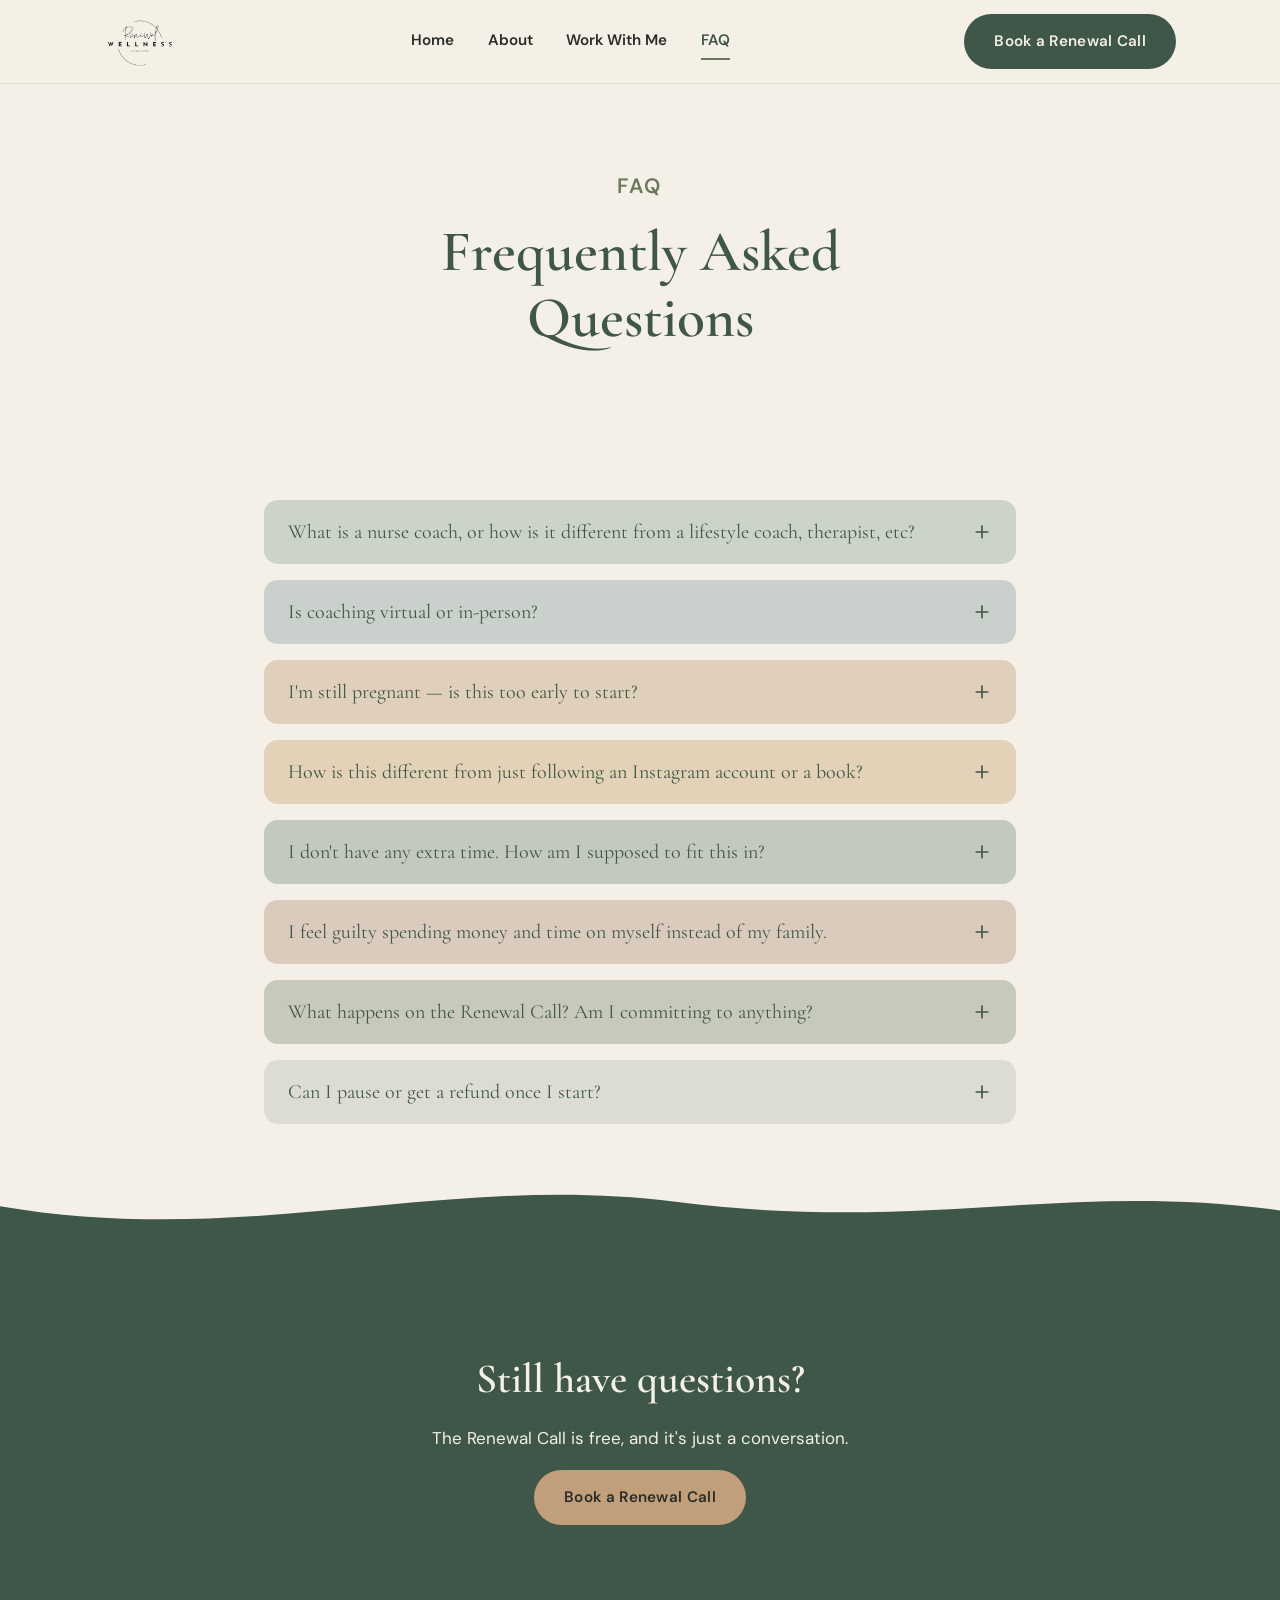
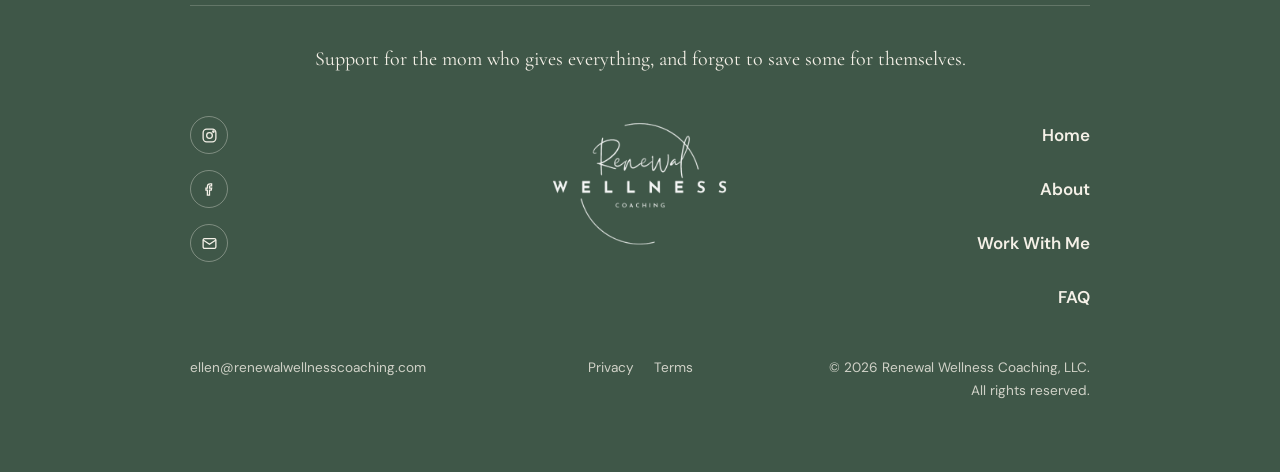
<file: faq.html>
<!DOCTYPE html>
<html lang="en">
<head>
  <meta charset="UTF-8" />
  <meta name="viewport" content="width=device-width, initial-scale=1.0" />
  <title>FAQ | Renewal Wellness Coaching</title>
  <meta name="description" content="Answers to common questions about working with Ellen LeBleu — what's included, how virtual sessions work, and what to expect from coaching" />
  <link rel="icon" href="img/logo.png" />
  <link rel="preconnect" href="https://fonts.googleapis.com" />
  <link rel="preconnect" href="https://fonts.gstatic.com" crossorigin />
  <link href="https://fonts.googleapis.com/css2?family=Cormorant+Garamond:wght@500;600;700&family=DM+Sans:wght@400;500;600;700&family=Shadows+Into+Light&display=swap" rel="stylesheet" />
  <link rel="stylesheet" href="css/styles.css" />
</head>
<body>

  <header class="site-header">
    <div class="container">
      <a class="brand" href="index.html">
        <img src="img/logo.png" alt="Renewal Wellness Coaching logo" />
      </a>
      <nav class="nav-links" aria-label="Primary">
        <a href="index.html">Home</a>
        <a href="about.html">About</a>
        <a href="work-with-me.html">Work With Me</a>
        <a href="faq.html" aria-current="page">FAQ</a>
      </nav>
      <div class="header-actions">
        <a class="btn btn-primary" href="https://calendar.app.google/wAF8eQ9CQRG3GPrg6" target="_blank" rel="noopener">Book a Renewal Call</a>
        <button class="nav-toggle" aria-label="Toggle menu" aria-expanded="false">
          <svg viewBox="0 0 24 24" fill="none" stroke="currentColor" stroke-width="2" stroke-linecap="round"><line x1="3" y1="6" x2="21" y2="6"/><line x1="3" y1="12" x2="21" y2="12"/><line x1="3" y1="18" x2="21" y2="18"/></svg>
        </button>
      </div>
    </div>
    <nav class="mobile-nav" aria-label="Mobile">
      <a href="index.html">Home</a>
      <a href="about.html">About</a>
      <a href="work-with-me.html">Work With Me</a>
      <a href="faq.html">FAQ</a>
    </nav>
  </header>

  <main>
    <section class="hero" style="padding-bottom: 0;">
      <div class="container section-head">
        <span class="eyebrow" style="font-size: 1.3rem;">FAQ</span>
        <h1>Frequently Asked Questions</h1>
      </div>
    </section>

    <section class="section divider-anchor">
      <div class="container tilt-cards" style="max-width: 800px;">
        <div class="faq-item">
          <button class="faq-question" aria-expanded="false">
            <span>What is a nurse coach, or how is it different from a lifestyle coach, therapist, etc?</span>
            <svg viewBox="0 0 24 24" fill="none" stroke="currentColor" stroke-width="2" stroke-linecap="round"><line x1="12" y1="5" x2="12" y2="19"/><line x1="5" y1="12" x2="19" y2="12"/></svg>
          </button>
          <div class="faq-answer">
            <p>As a nurse coach, I help combine my knowledge and experience of the human body and working with sick patients over the course of 14 years. Working at the bedside with other humans gives you a real glimpse into who is ready to make changes and who is okay with the status quo. I'm not a therapist, and this isn't a replacement for mental health treatment. I'm a nurse coach &mdash; I help you build a practical, day-to-day plan for reclaiming space, energy, and yourself in motherhood. If at any point I think you'd benefit from therapy alongside our work, I'll tell you.</p>
          </div>
        </div>

        <div class="faq-item">
          <button class="faq-question" aria-expanded="false">
            <span>Is coaching virtual or in-person?</span>
            <svg viewBox="0 0 24 24" fill="none" stroke="currentColor" stroke-width="2" stroke-linecap="round"><line x1="12" y1="5" x2="12" y2="19"/><line x1="5" y1="12" x2="19" y2="12"/></svg>
          </button>
          <div class="faq-answer">
            <p>Fully virtual. No commute, no need to find childcare &mdash; this works whether baby's napping on your chest or your toddler's playing with toys at your feet. That's intentional: one less barrier between you and actually showing up for yourself.</p>
          </div>
        </div>

        <div class="faq-item">
          <button class="faq-question" aria-expanded="false">
            <span>I'm still pregnant &mdash; is this too early to start?</span>
            <svg viewBox="0 0 24 24" fill="none" stroke="currentColor" stroke-width="2" stroke-linecap="round"><line x1="12" y1="5" x2="12" y2="19"/><line x1="5" y1="12" x2="19" y2="12"/></svg>
          </button>
          <div class="faq-answer">
            <p>Look at you, preparing ahead! I work with expecting moms to help you get ready before baby arrives, then we continue together into the postpartum period to navigate whatever comes up. And if we've worked together before with baby #1, I'd love to have you back for round two (or three).</p>
          </div>
        </div>

        <div class="faq-item">
          <button class="faq-question" aria-expanded="false">
            <span>How is this different from just following an Instagram account or a book?</span>
            <svg viewBox="0 0 24 24" fill="none" stroke="currentColor" stroke-width="2" stroke-linecap="round"><line x1="12" y1="5" x2="12" y2="19"/><line x1="5" y1="12" x2="19" y2="12"/></svg>
          </button>
          <div class="faq-answer">
            <p>Here's the truth: it's not more knowledge you need. You're probably drowning in tips already &mdash; books, podcasts, IG accounts, well-meaning friends, all giving you advice. What you need is help figuring out which of it actually fits your life, and someone in your corner making sure you stick to the plan.</p>
          </div>
        </div>

        <div class="faq-item">
          <button class="faq-question" aria-expanded="false">
            <span>I don't have any extra time. How am I supposed to fit this in?</span>
            <svg viewBox="0 0 24 24" fill="none" stroke="currentColor" stroke-width="2" stroke-linecap="round"><line x1="12" y1="5" x2="12" y2="19"/><line x1="5" y1="12" x2="19" y2="12"/></svg>
          </button>
          <div class="faq-answer">
            <p>I hear this from almost everyone before we start &mdash; and it's exactly the problem we solve together. We build a plan around your actual life, not an idealized one. Sessions are short and focused, and Voxer support means you're never waiting for a scheduled call to get help.</p>
          </div>
        </div>

        <div class="faq-item">
          <button class="faq-question" aria-expanded="false">
            <span>I feel guilty spending money and time on myself instead of my family.</span>
            <svg viewBox="0 0 24 24" fill="none" stroke="currentColor" stroke-width="2" stroke-linecap="round"><line x1="12" y1="5" x2="12" y2="19"/><line x1="5" y1="12" x2="19" y2="12"/></svg>
          </button>
          <div class="faq-answer">
            <p>That guilt is real, and it's also exactly why this work matters. Taking care of yourself isn't taking something away from your family &mdash; it's what lets you show up for them without running on empty. Most moms tell me the guilt fades fast once they feel the difference.</p>
          </div>
        </div>

        <div class="faq-item">
          <button class="faq-question" aria-expanded="false">
            <span>What happens on the Renewal Call? Am I committing to anything?</span>
            <svg viewBox="0 0 24 24" fill="none" stroke="currentColor" stroke-width="2" stroke-linecap="round"><line x1="12" y1="5" x2="12" y2="19"/><line x1="5" y1="12" x2="19" y2="12"/></svg>
          </button>
          <div class="faq-answer">
            <p>Nothing &mdash; it's free, and it's just a conversation. We talk through where you're at, what's hard right now, and whether The Motherhood Reset is genuinely the right fit for you. No pressure to sign up on the spot.</p>
          </div>
        </div>

        <div class="faq-item">
          <button class="faq-question" aria-expanded="false">
            <span>Can I pause or get a refund once I start?</span>
            <svg viewBox="0 0 24 24" fill="none" stroke="currentColor" stroke-width="2" stroke-linecap="round"><line x1="12" y1="5" x2="12" y2="19"/><line x1="5" y1="12" x2="19" y2="12"/></svg>
          </button>
          <div class="faq-answer">
            <p>Starting the program is your commitment to yourself that you're ready for change &mdash; and I take that seriously, so no, pausing and restarting isn't something I offer. I get it, life happens (I'm a mom too), but outside of genuine extenuating circumstances, there's no pause or refund once you begin. If you're not sure you're ready to commit, that's exactly what the Renewal Call is for &mdash; let's talk it through first.</p>
          </div>
        </div>
      </div>
      <div class="shape-divider-bottom" aria-hidden="true">
        <svg viewBox="0 0 1440 90" preserveAspectRatio="none">
          <path d="M0,40 C280,90 500,0 760,35 C1040,72 1200,10 1440,45 L1440,90 L0,90 Z" fill="#3F5748"></path>
        </svg>
      </div>
    </section>

    <section class="section section--deep">
      <div class="container section-head">
        <h2>Still have questions?</h2>
        <p>The Renewal Call is free, and it's just a conversation.</p>
        <a class="btn btn-secondary" href="https://calendar.app.google/wAF8eQ9CQRG3GPrg6" target="_blank" rel="noopener">Book a Renewal Call</a>
      </div>
    </section>
  </main>

  <footer class="site-footer">
    <div class="container">
      <p class="footer-tagline"><span class="footer-tagline-text">Support for the mom who gives everything, and forgot to save some for themselves.</span></p>
      <div class="footer-columns">
        <div class="footer-social-col">
          <a href="https://www.instagram.com/postpartum_renewal" target="_blank" rel="noopener" aria-label="Instagram">
            <svg viewBox="0 0 24 24" fill="none" stroke="currentColor" stroke-width="1.8"><rect x="3" y="3" width="18" height="18" rx="5"/><circle cx="12" cy="12" r="4"/><circle cx="17.5" cy="6.5" r="1"/></svg>
          </a>
          <a href="https://www.facebook.com/ellenock" target="_blank" rel="noopener" aria-label="Facebook">
            <svg viewBox="0 0 24 24" fill="none" stroke="currentColor" stroke-width="1.8"><path d="M15 4h-2a4 4 0 0 0-4 4v2H7v3h2v7h3v-7h2.5l.5-3H12V8a1 1 0 0 1 1-1h2z"/></svg>
          </a>
          <a href="mailto:ellen@renewalwellnesscoaching.com" aria-label="Email">
            <svg viewBox="0 0 24 24" fill="none" stroke="currentColor" stroke-width="1.8"><rect x="3" y="5" width="18" height="14" rx="2"/><path d="M3 7l9 6 9-6"/></svg>
          </a>
        </div>
        <div class="footer-logo-col">
          <img class="footer-logo" src="img/logo.png" alt="Renewal Wellness Coaching logo" />
        </div>
        <nav class="footer-nav-col" aria-label="Footer">
          <a href="index.html">Home</a>
          <a href="about.html">About</a>
          <a href="work-with-me.html">Work With Me</a>
          <a href="faq.html">FAQ</a>
        </nav>
      </div>
      <div class="footer-bottom">
        <p>ellen@renewalwellnesscoaching.com</p>
        <div class="footer-legal">
          <a href="privacy-policy.html">Privacy</a>
          <a href="terms.html">Terms</a>
        </div>
        <p>&copy; 2026 Renewal Wellness Coaching, LLC.<br />All rights reserved.</p>
      </div>
    </div>
  </footer>

  <script src="js/main.js"></script>
</body>
</html>
</file>
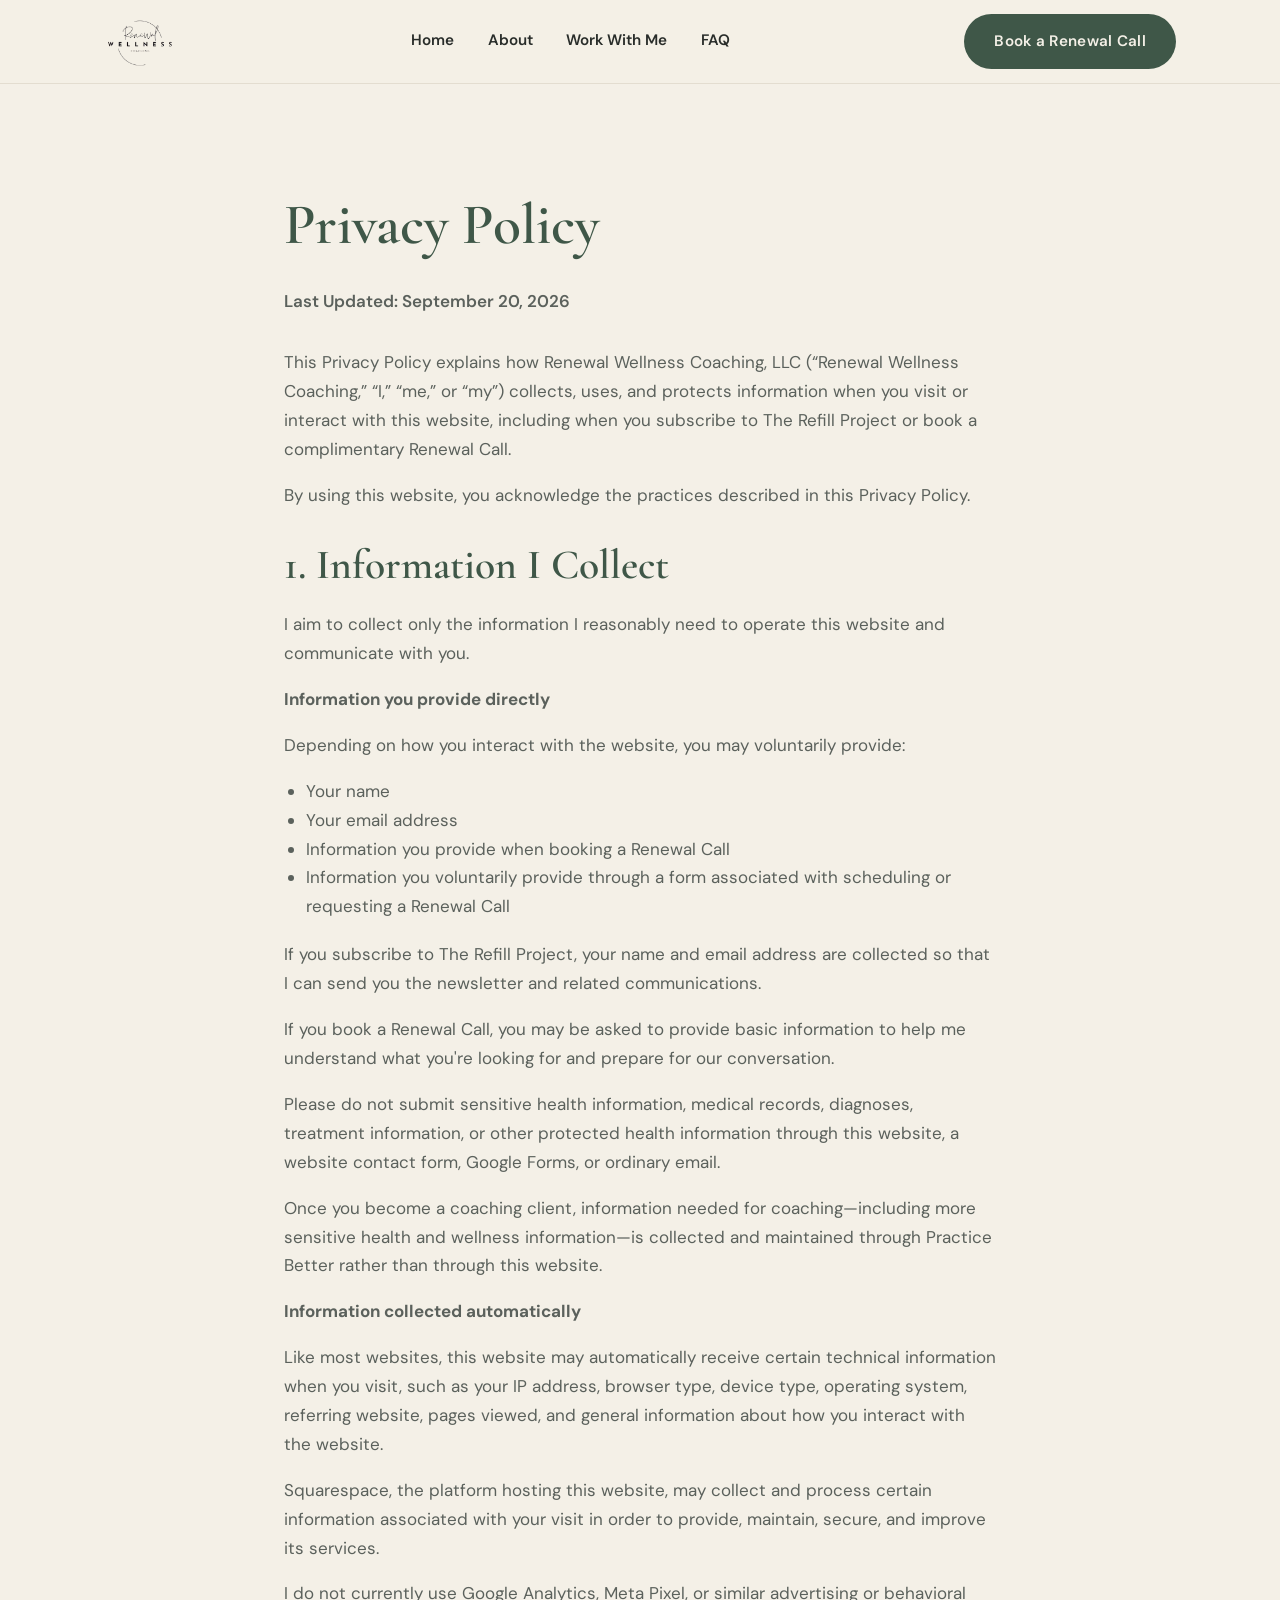
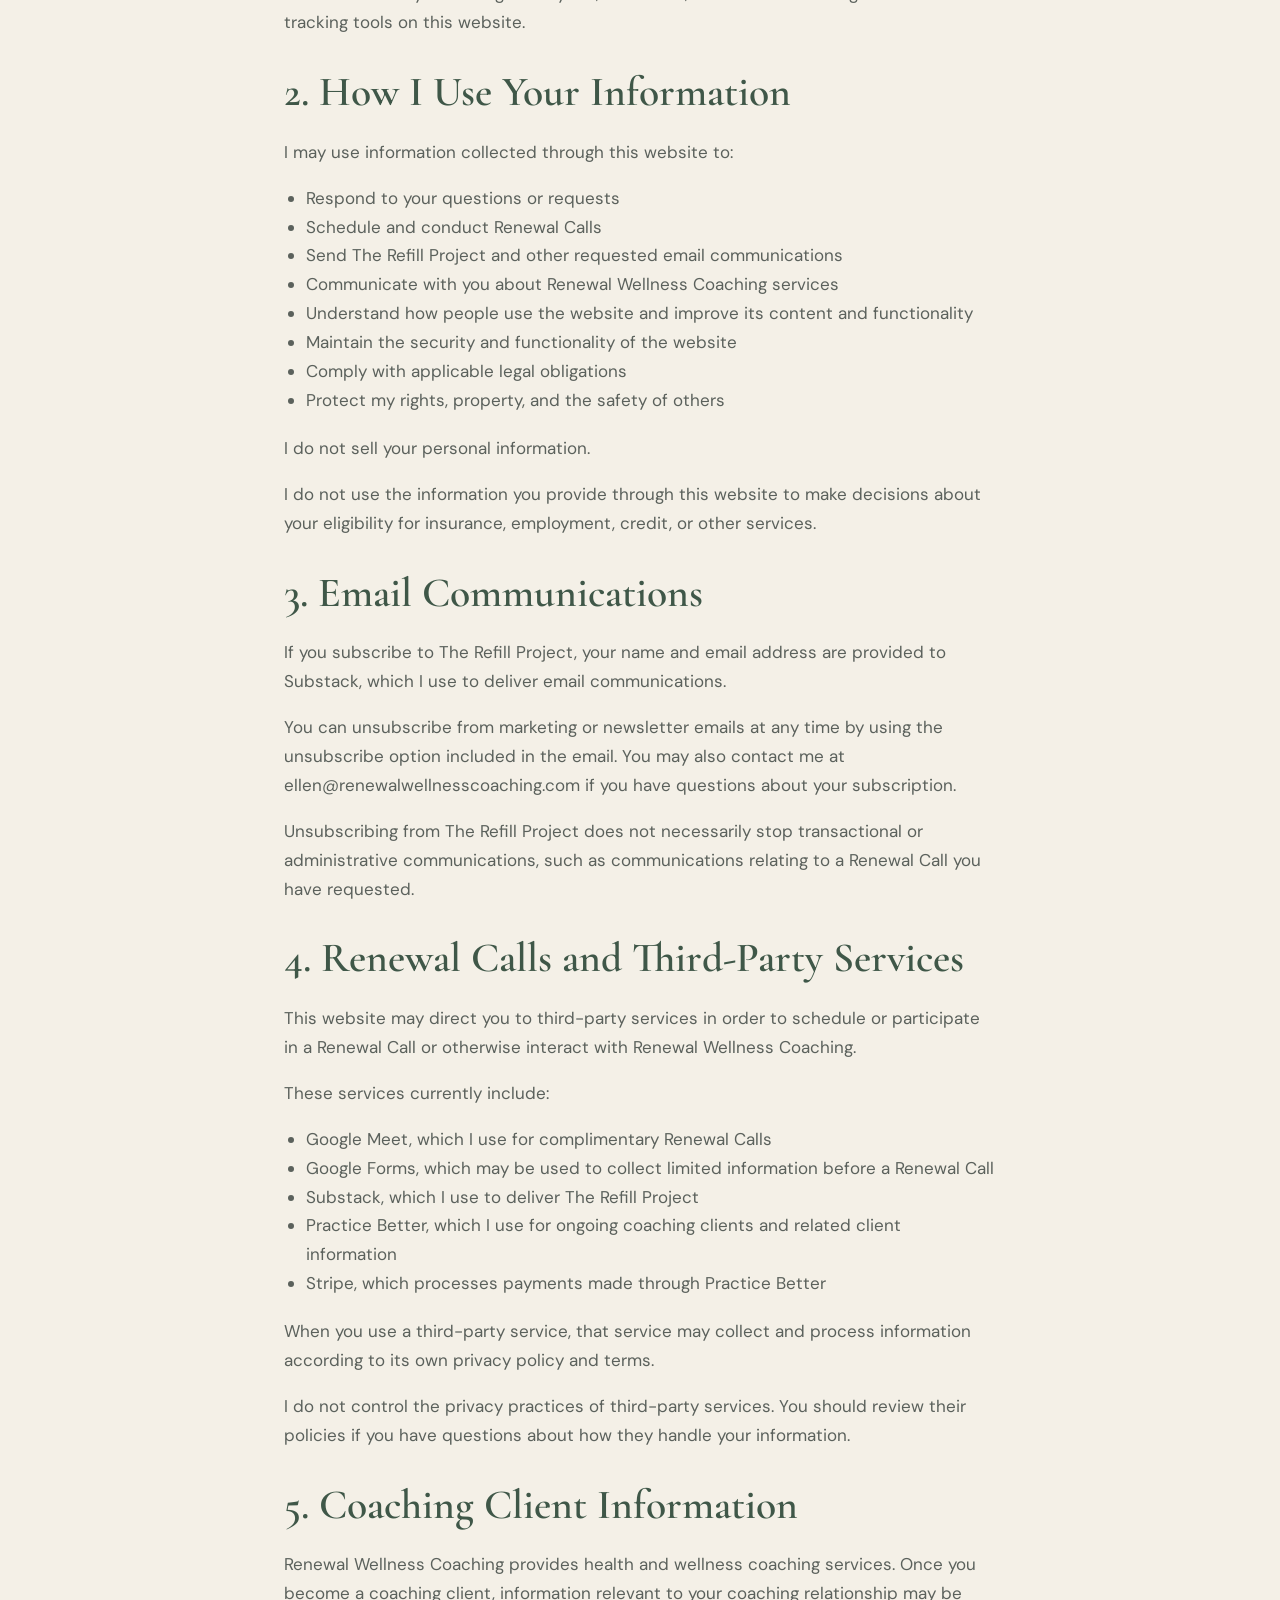
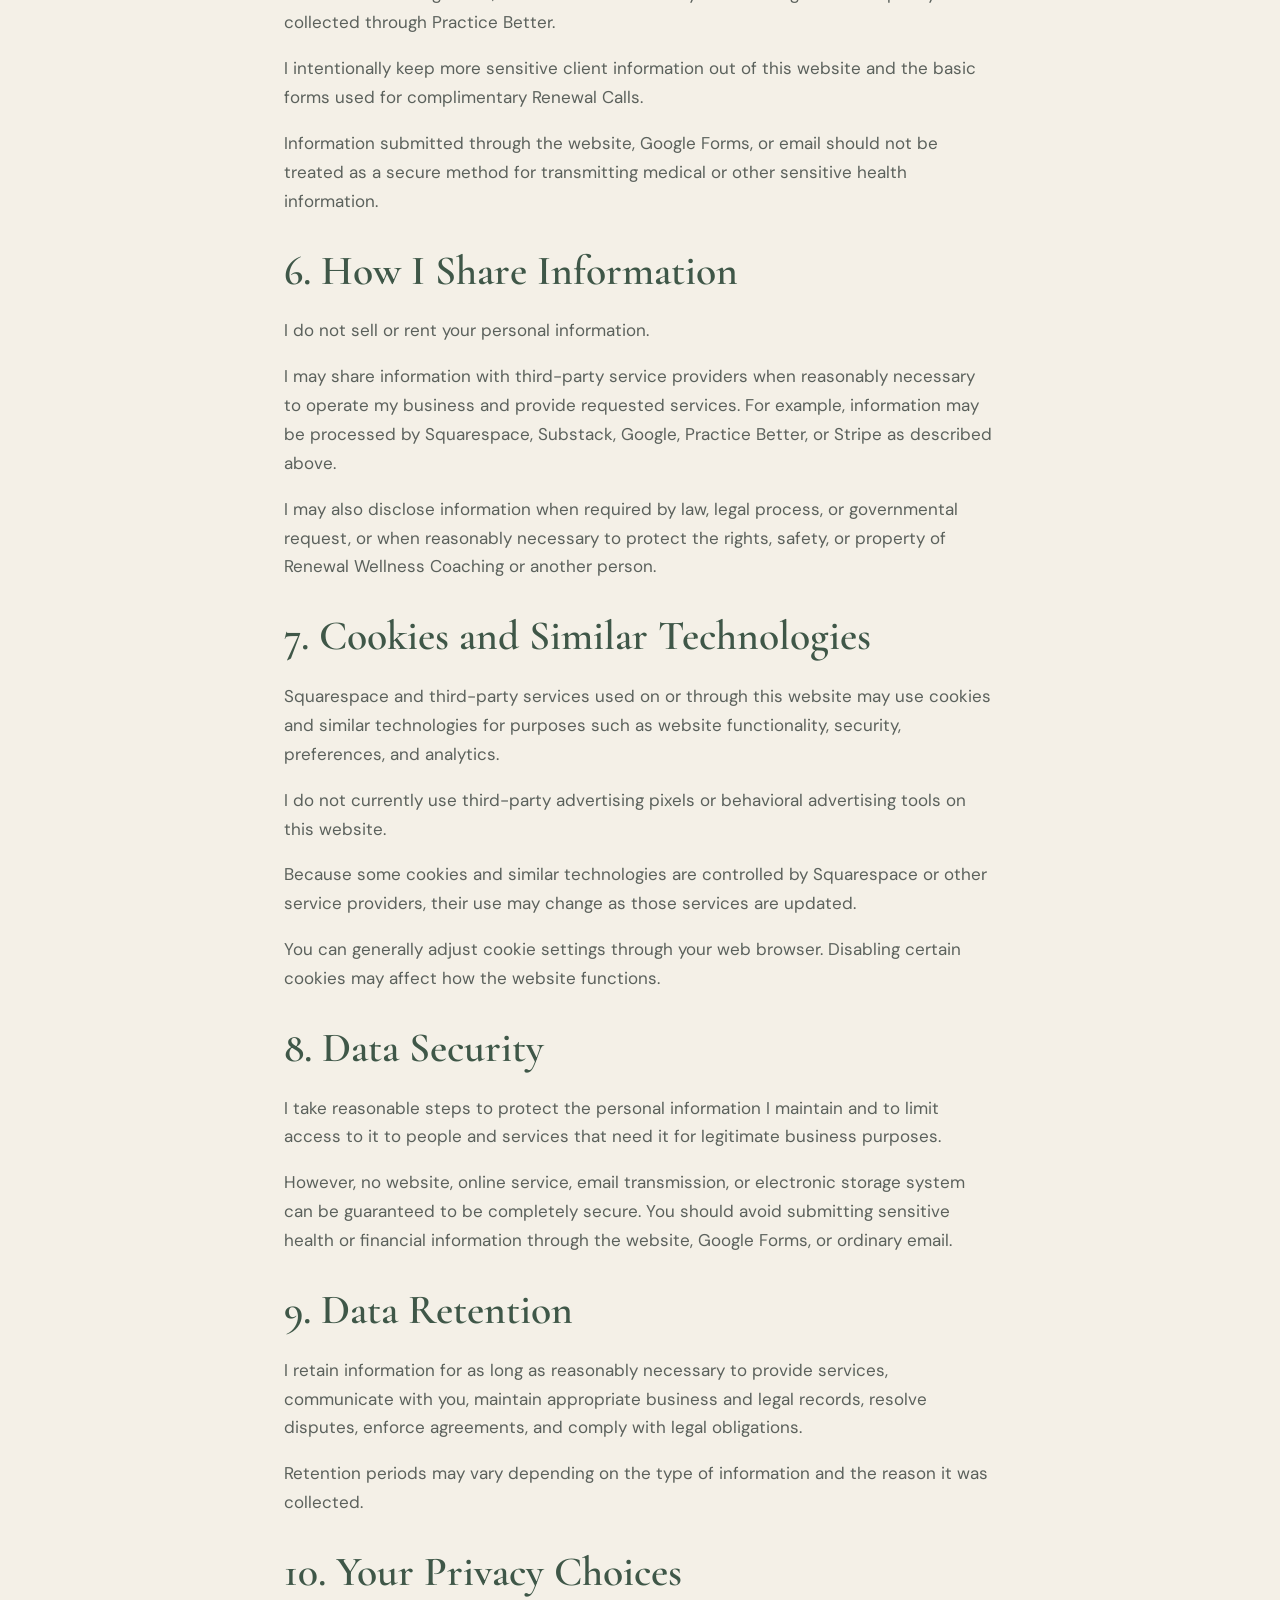
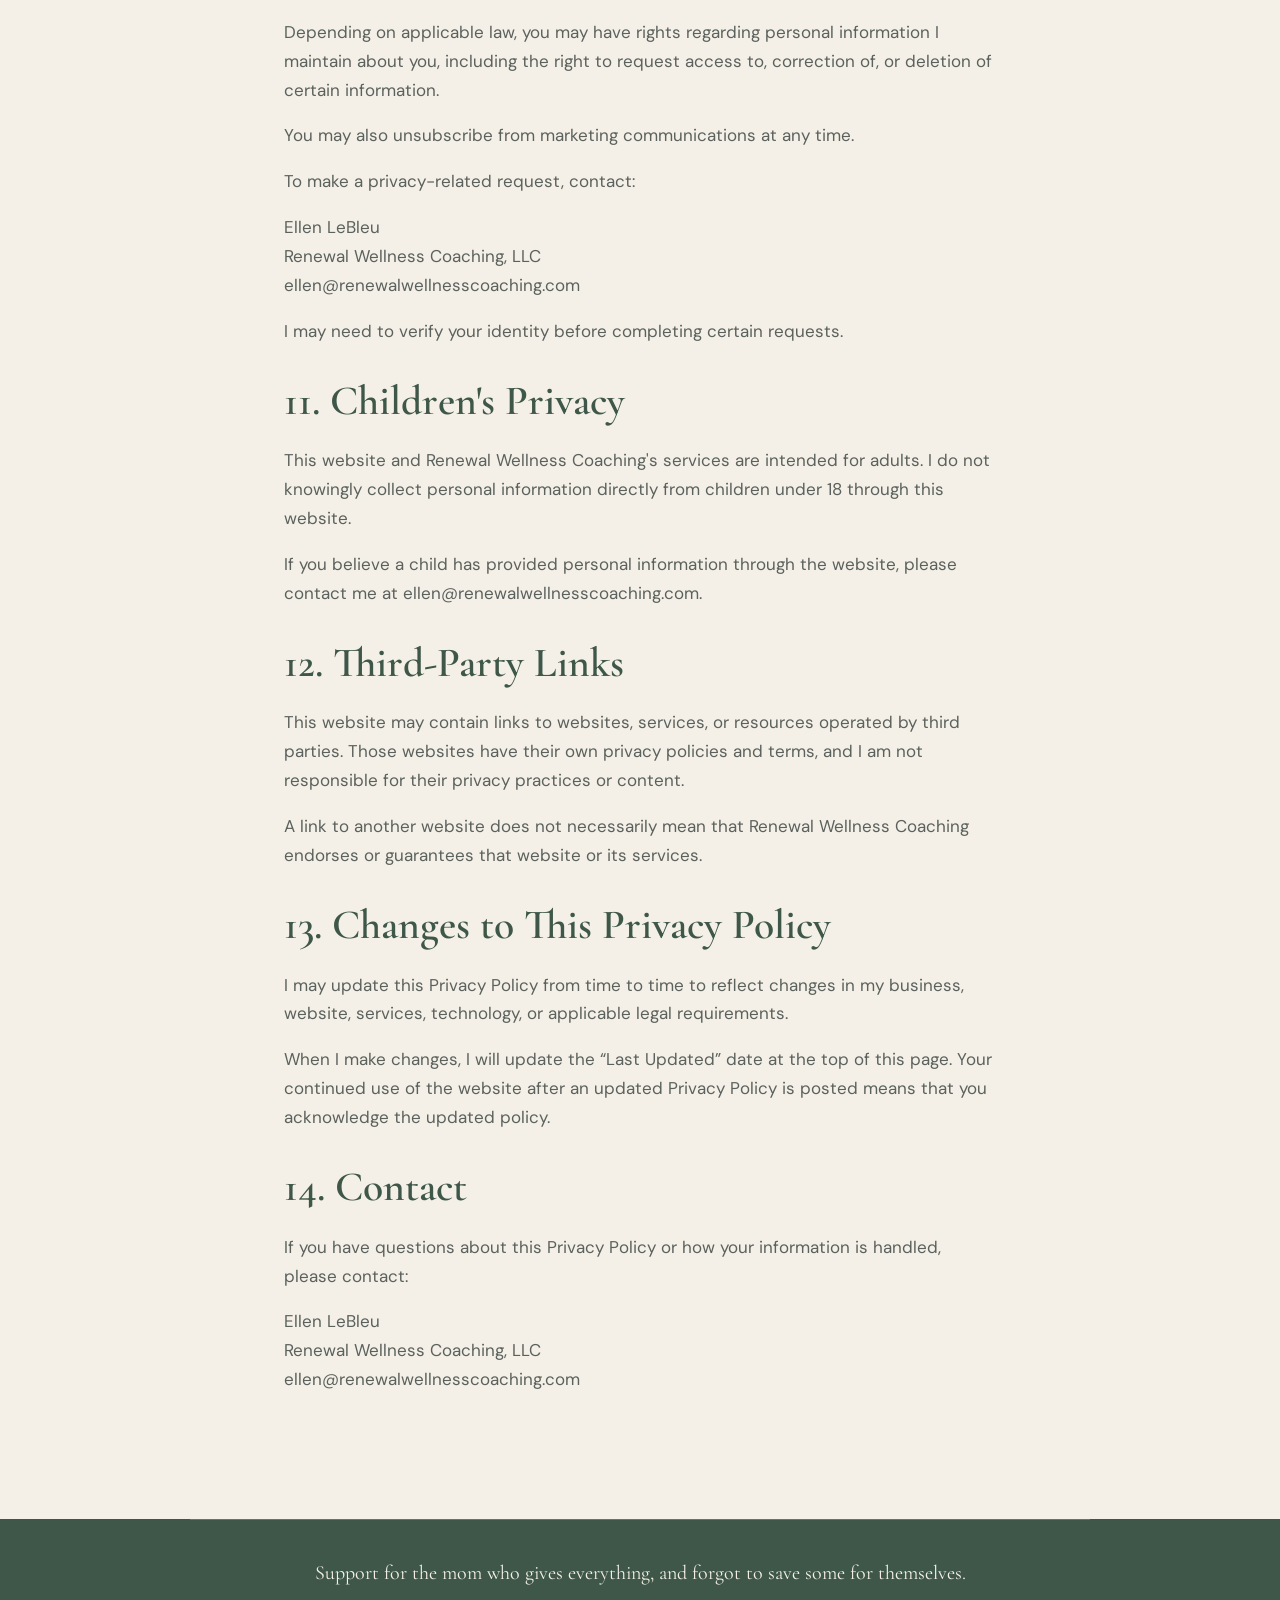
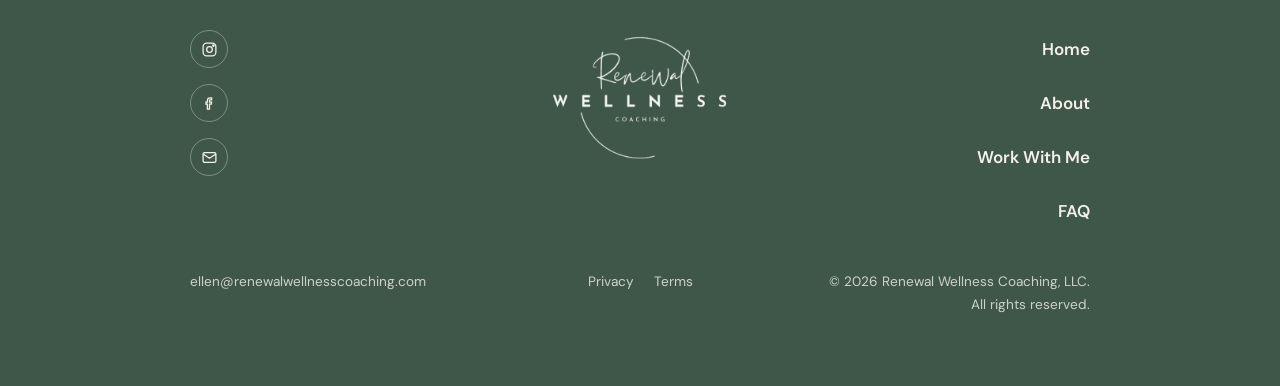
<file: privacy-policy.html>
<!DOCTYPE html>
<html lang="en">
<head>
  <meta charset="UTF-8" />
  <meta name="viewport" content="width=device-width, initial-scale=1.0" />
  <title>Privacy Policy | Renewal Wellness Coaching</title>
  <meta name="description" content="Privacy Policy for Renewal Wellness Coaching, LLC" />
  <link rel="icon" href="img/logo.png" />
  <link rel="preconnect" href="https://fonts.googleapis.com" />
  <link rel="preconnect" href="https://fonts.gstatic.com" crossorigin />
  <link href="https://fonts.googleapis.com/css2?family=Cormorant+Garamond:wght@500;600;700&family=DM+Sans:wght@400;500;600;700&family=Shadows+Into+Light&display=swap" rel="stylesheet" />
  <link rel="stylesheet" href="css/styles.css" />
</head>
<body>

  <header class="site-header">
    <div class="container">
      <a class="brand" href="index.html">
        <img src="img/logo.png" alt="Renewal Wellness Coaching logo" />
      </a>
      <nav class="nav-links" aria-label="Primary">
        <a href="index.html">Home</a>
        <a href="about.html">About</a>
        <a href="work-with-me.html">Work With Me</a>
        <a href="faq.html">FAQ</a>
      </nav>
      <div class="header-actions">
        <a class="btn btn-primary" href="https://calendar.app.google/wAF8eQ9CQRG3GPrg6" target="_blank" rel="noopener">Book a Renewal Call</a>
        <button class="nav-toggle" aria-label="Toggle menu" aria-expanded="false">
          <svg viewBox="0 0 24 24" fill="none" stroke="currentColor" stroke-width="2" stroke-linecap="round"><line x1="3" y1="6" x2="21" y2="6"/><line x1="3" y1="12" x2="21" y2="12"/><line x1="3" y1="18" x2="21" y2="18"/></svg>
        </button>
      </div>
    </div>
    <nav class="mobile-nav" aria-label="Mobile">
      <a href="index.html">Home</a>
      <a href="about.html">About</a>
      <a href="work-with-me.html">Work With Me</a>
      <a href="faq.html">FAQ</a>
    </nav>
  </header>

  <main>
    <section class="section">
      <div class="container legal-content">
        <h1>Privacy Policy</h1>
        <p class="legal-updated">Last Updated: September 20, 2026</p>

        <p>This Privacy Policy explains how Renewal Wellness Coaching, LLC (&ldquo;Renewal Wellness Coaching,&rdquo; &ldquo;I,&rdquo; &ldquo;me,&rdquo; or &ldquo;my&rdquo;) collects, uses, and protects information when you visit or interact with this website, including when you subscribe to The Refill Project or book a complimentary Renewal Call.</p>
        <p>By using this website, you acknowledge the practices described in this Privacy Policy.</p>

        <h2>1. Information I Collect</h2>
        <p>I aim to collect only the information I reasonably need to operate this website and communicate with you.</p>
        <p><strong>Information you provide directly</strong></p>
        <p>Depending on how you interact with the website, you may voluntarily provide:</p>
        <ul>
          <li>Your name</li>
          <li>Your email address</li>
          <li>Information you provide when booking a Renewal Call</li>
          <li>Information you voluntarily provide through a form associated with scheduling or requesting a Renewal Call</li>
        </ul>
        <p>If you subscribe to The Refill Project, your name and email address are collected so that I can send you the newsletter and related communications.</p>
        <p>If you book a Renewal Call, you may be asked to provide basic information to help me understand what you're looking for and prepare for our conversation.</p>
        <p>Please do not submit sensitive health information, medical records, diagnoses, treatment information, or other protected health information through this website, a website contact form, Google Forms, or ordinary email.</p>
        <p>Once you become a coaching client, information needed for coaching&mdash;including more sensitive health and wellness information&mdash;is collected and maintained through Practice Better rather than through this website.</p>
        <p><strong>Information collected automatically</strong></p>
        <p>Like most websites, this website may automatically receive certain technical information when you visit, such as your IP address, browser type, device type, operating system, referring website, pages viewed, and general information about how you interact with the website.</p>
        <p>Squarespace, the platform hosting this website, may collect and process certain information associated with your visit in order to provide, maintain, secure, and improve its services.</p>
        <p>I do not currently use Google Analytics, Meta Pixel, or similar advertising or behavioral tracking tools on this website.</p>

        <h2>2. How I Use Your Information</h2>
        <p>I may use information collected through this website to:</p>
        <ul>
          <li>Respond to your questions or requests</li>
          <li>Schedule and conduct Renewal Calls</li>
          <li>Send The Refill Project and other requested email communications</li>
          <li>Communicate with you about Renewal Wellness Coaching services</li>
          <li>Understand how people use the website and improve its content and functionality</li>
          <li>Maintain the security and functionality of the website</li>
          <li>Comply with applicable legal obligations</li>
          <li>Protect my rights, property, and the safety of others</li>
        </ul>
        <p>I do not sell your personal information.</p>
        <p>I do not use the information you provide through this website to make decisions about your eligibility for insurance, employment, credit, or other services.</p>

        <h2>3. Email Communications</h2>
        <p>If you subscribe to The Refill Project, your name and email address are provided to Substack, which I use to deliver email communications.</p>
        <p>You can unsubscribe from marketing or newsletter emails at any time by using the unsubscribe option included in the email. You may also contact me at ellen@renewalwellnesscoaching.com if you have questions about your subscription.</p>
        <p>Unsubscribing from The Refill Project does not necessarily stop transactional or administrative communications, such as communications relating to a Renewal Call you have requested.</p>

        <h2>4. Renewal Calls and Third-Party Services</h2>
        <p>This website may direct you to third-party services in order to schedule or participate in a Renewal Call or otherwise interact with Renewal Wellness Coaching.</p>
        <p>These services currently include:</p>
        <ul>
          <li>Google Meet, which I use for complimentary Renewal Calls</li>
          <li>Google Forms, which may be used to collect limited information before a Renewal Call</li>
          <li>Substack, which I use to deliver The Refill Project</li>
          <li>Practice Better, which I use for ongoing coaching clients and related client information</li>
          <li>Stripe, which processes payments made through Practice Better</li>
        </ul>
        <p>When you use a third-party service, that service may collect and process information according to its own privacy policy and terms.</p>
        <p>I do not control the privacy practices of third-party services. You should review their policies if you have questions about how they handle your information.</p>

        <h2>5. Coaching Client Information</h2>
        <p>Renewal Wellness Coaching provides health and wellness coaching services. Once you become a coaching client, information relevant to your coaching relationship may be collected through Practice Better.</p>
        <p>I intentionally keep more sensitive client information out of this website and the basic forms used for complimentary Renewal Calls.</p>
        <p>Information submitted through the website, Google Forms, or email should not be treated as a secure method for transmitting medical or other sensitive health information.</p>

        <h2>6. How I Share Information</h2>
        <p>I do not sell or rent your personal information.</p>
        <p>I may share information with third-party service providers when reasonably necessary to operate my business and provide requested services. For example, information may be processed by Squarespace, Substack, Google, Practice Better, or Stripe as described above.</p>
        <p>I may also disclose information when required by law, legal process, or governmental request, or when reasonably necessary to protect the rights, safety, or property of Renewal Wellness Coaching or another person.</p>

        <h2>7. Cookies and Similar Technologies</h2>
        <p>Squarespace and third-party services used on or through this website may use cookies and similar technologies for purposes such as website functionality, security, preferences, and analytics.</p>
        <p>I do not currently use third-party advertising pixels or behavioral advertising tools on this website.</p>
        <p>Because some cookies and similar technologies are controlled by Squarespace or other service providers, their use may change as those services are updated.</p>
        <p>You can generally adjust cookie settings through your web browser. Disabling certain cookies may affect how the website functions.</p>

        <h2>8. Data Security</h2>
        <p>I take reasonable steps to protect the personal information I maintain and to limit access to it to people and services that need it for legitimate business purposes.</p>
        <p>However, no website, online service, email transmission, or electronic storage system can be guaranteed to be completely secure. You should avoid submitting sensitive health or financial information through the website, Google Forms, or ordinary email.</p>

        <h2>9. Data Retention</h2>
        <p>I retain information for as long as reasonably necessary to provide services, communicate with you, maintain appropriate business and legal records, resolve disputes, enforce agreements, and comply with legal obligations.</p>
        <p>Retention periods may vary depending on the type of information and the reason it was collected.</p>

        <h2>10. Your Privacy Choices</h2>
        <p>Depending on applicable law, you may have rights regarding personal information I maintain about you, including the right to request access to, correction of, or deletion of certain information.</p>
        <p>You may also unsubscribe from marketing communications at any time.</p>
        <p>To make a privacy-related request, contact:</p>
        <p>Ellen LeBleu<br />Renewal Wellness Coaching, LLC<br />ellen@renewalwellnesscoaching.com</p>
        <p>I may need to verify your identity before completing certain requests.</p>

        <h2>11. Children's Privacy</h2>
        <p>This website and Renewal Wellness Coaching's services are intended for adults. I do not knowingly collect personal information directly from children under 18 through this website.</p>
        <p>If you believe a child has provided personal information through the website, please contact me at ellen@renewalwellnesscoaching.com.</p>

        <h2>12. Third-Party Links</h2>
        <p>This website may contain links to websites, services, or resources operated by third parties. Those websites have their own privacy policies and terms, and I am not responsible for their privacy practices or content.</p>
        <p>A link to another website does not necessarily mean that Renewal Wellness Coaching endorses or guarantees that website or its services.</p>

        <h2>13. Changes to This Privacy Policy</h2>
        <p>I may update this Privacy Policy from time to time to reflect changes in my business, website, services, technology, or applicable legal requirements.</p>
        <p>When I make changes, I will update the &ldquo;Last Updated&rdquo; date at the top of this page. Your continued use of the website after an updated Privacy Policy is posted means that you acknowledge the updated policy.</p>

        <h2>14. Contact</h2>
        <p>If you have questions about this Privacy Policy or how your information is handled, please contact:</p>
        <p>Ellen LeBleu<br />Renewal Wellness Coaching, LLC<br />ellen@renewalwellnesscoaching.com</p>
      </div>
    </section>
  </main>

  <footer class="site-footer">
    <div class="container">
      <p class="footer-tagline"><span class="footer-tagline-text">Support for the mom who gives everything, and forgot to save some for themselves.</span></p>
      <div class="footer-columns">
        <div class="footer-social-col">
          <a href="https://www.instagram.com/postpartum_renewal" target="_blank" rel="noopener" aria-label="Instagram">
            <svg viewBox="0 0 24 24" fill="none" stroke="currentColor" stroke-width="1.8"><rect x="3" y="3" width="18" height="18" rx="5"/><circle cx="12" cy="12" r="4"/><circle cx="17.5" cy="6.5" r="1"/></svg>
          </a>
          <a href="https://www.facebook.com/ellenock" target="_blank" rel="noopener" aria-label="Facebook">
            <svg viewBox="0 0 24 24" fill="none" stroke="currentColor" stroke-width="1.8"><path d="M15 4h-2a4 4 0 0 0-4 4v2H7v3h2v7h3v-7h2.5l.5-3H12V8a1 1 0 0 1 1-1h2z"/></svg>
          </a>
          <a href="mailto:ellen@renewalwellnesscoaching.com" aria-label="Email">
            <svg viewBox="0 0 24 24" fill="none" stroke="currentColor" stroke-width="1.8"><rect x="3" y="5" width="18" height="14" rx="2"/><path d="M3 7l9 6 9-6"/></svg>
          </a>
        </div>
        <div class="footer-logo-col">
          <img class="footer-logo" src="img/logo.png" alt="Renewal Wellness Coaching logo" />
        </div>
        <nav class="footer-nav-col" aria-label="Footer">
          <a href="index.html">Home</a>
          <a href="about.html">About</a>
          <a href="work-with-me.html">Work With Me</a>
          <a href="faq.html">FAQ</a>
        </nav>
      </div>
      <div class="footer-bottom">
        <p>ellen@renewalwellnesscoaching.com</p>
        <div class="footer-legal">
          <a href="privacy-policy.html">Privacy</a>
          <a href="terms.html">Terms</a>
        </div>
        <p>&copy; 2026 Renewal Wellness Coaching, LLC.<br />All rights reserved.</p>
      </div>
    </div>
  </footer>

  <script src="js/main.js"></script>
</body>
</html>
</file>
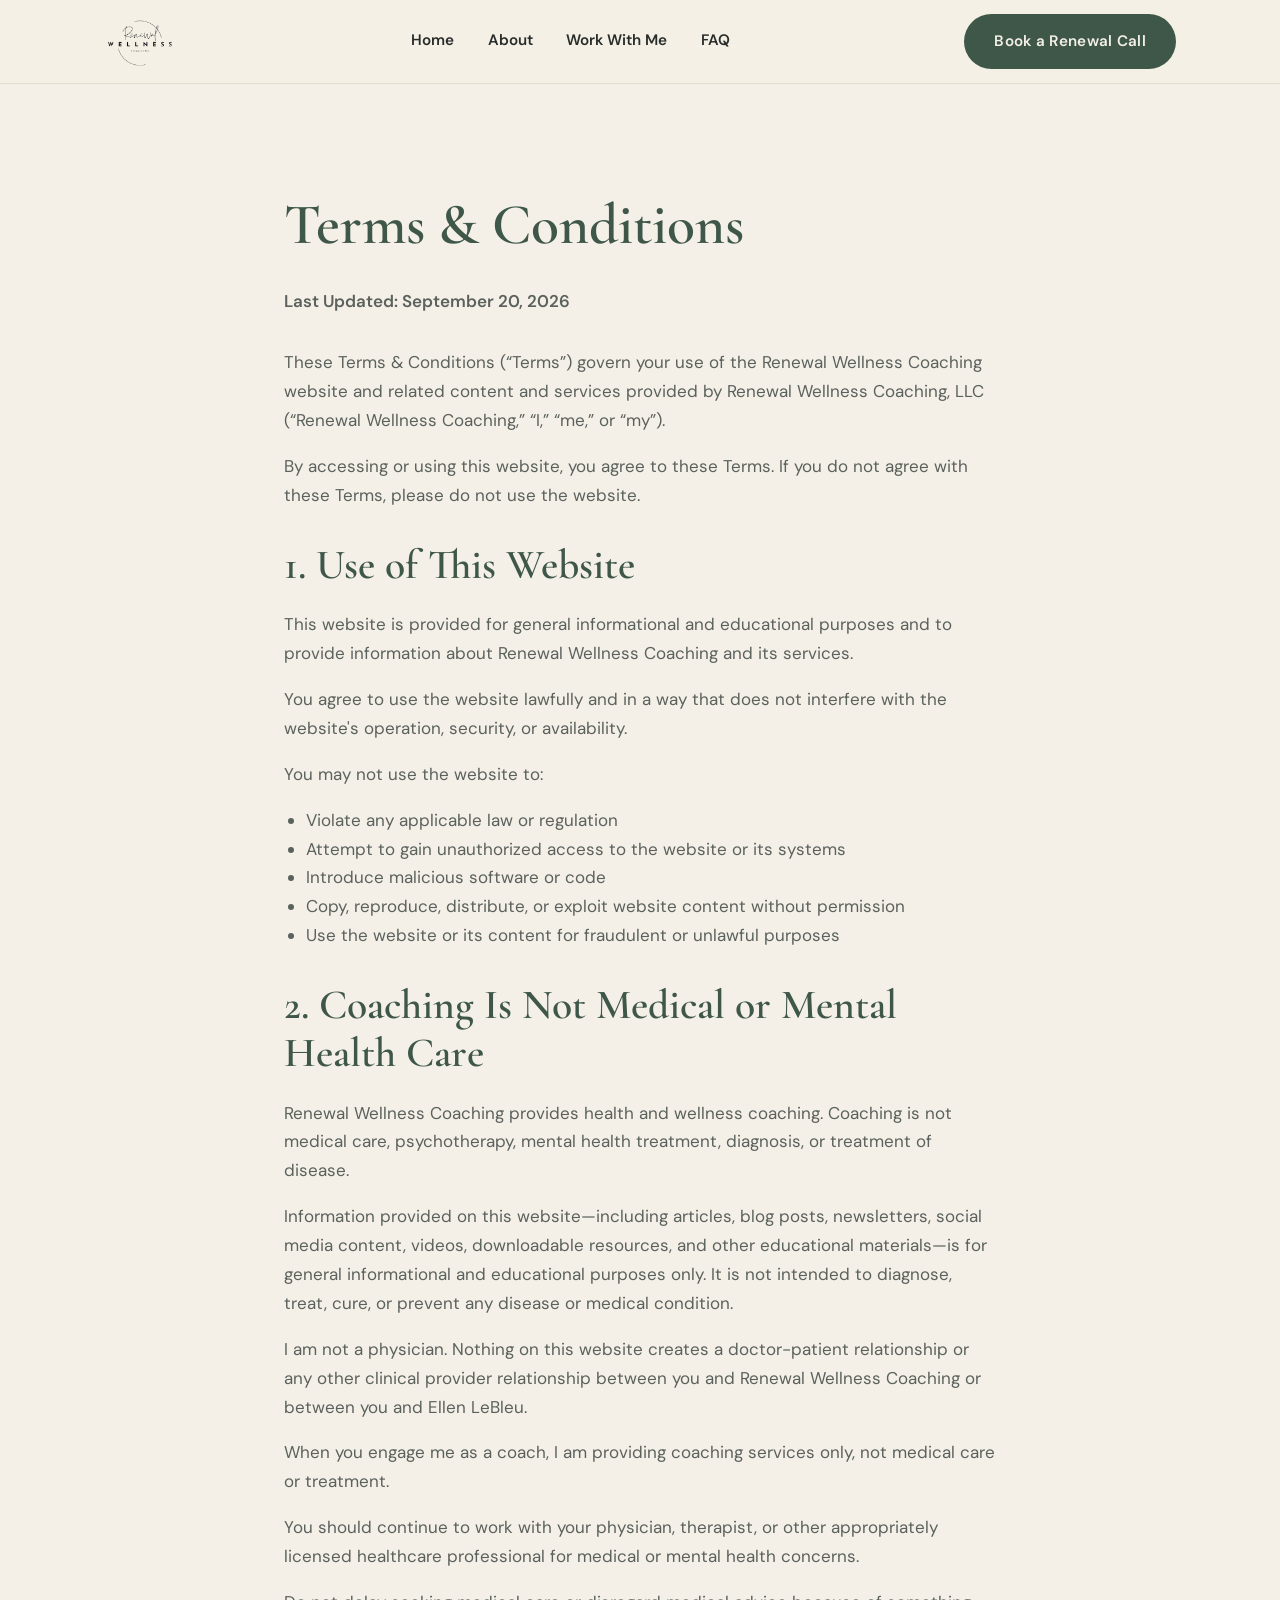
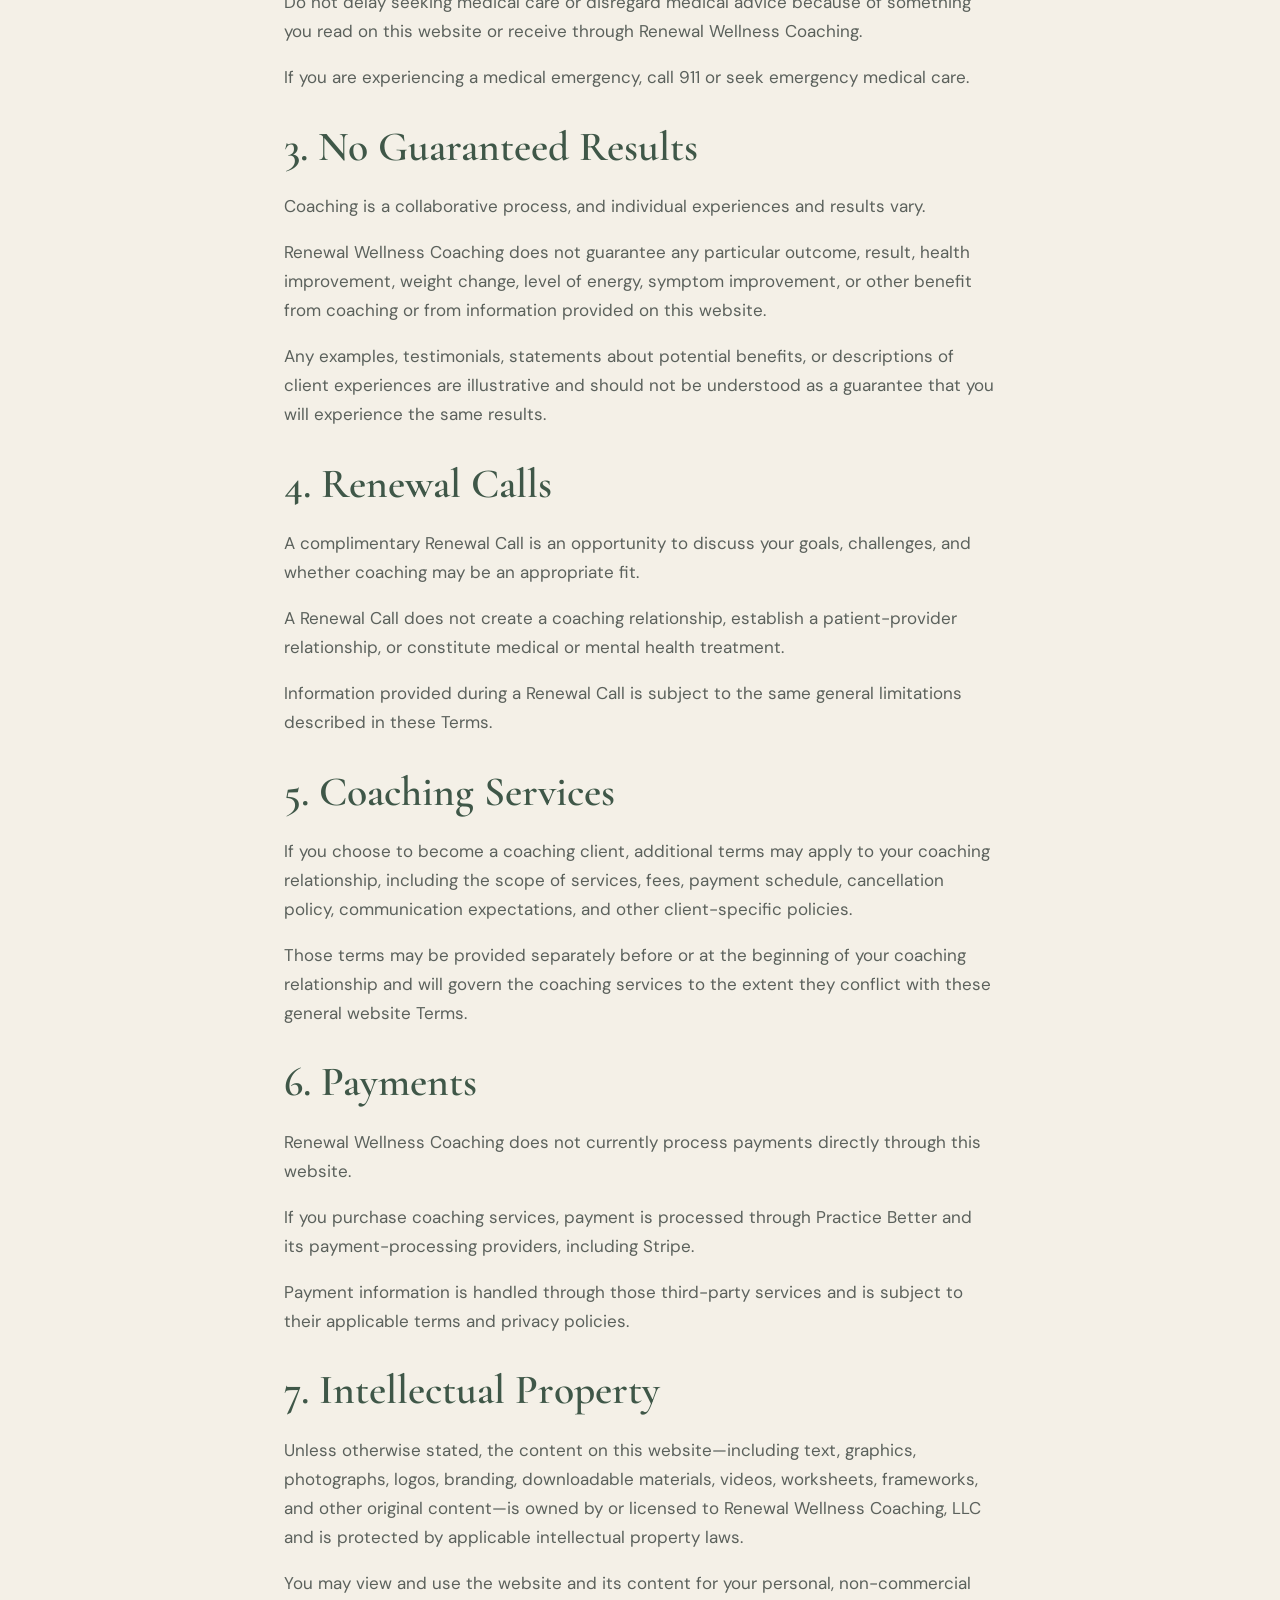
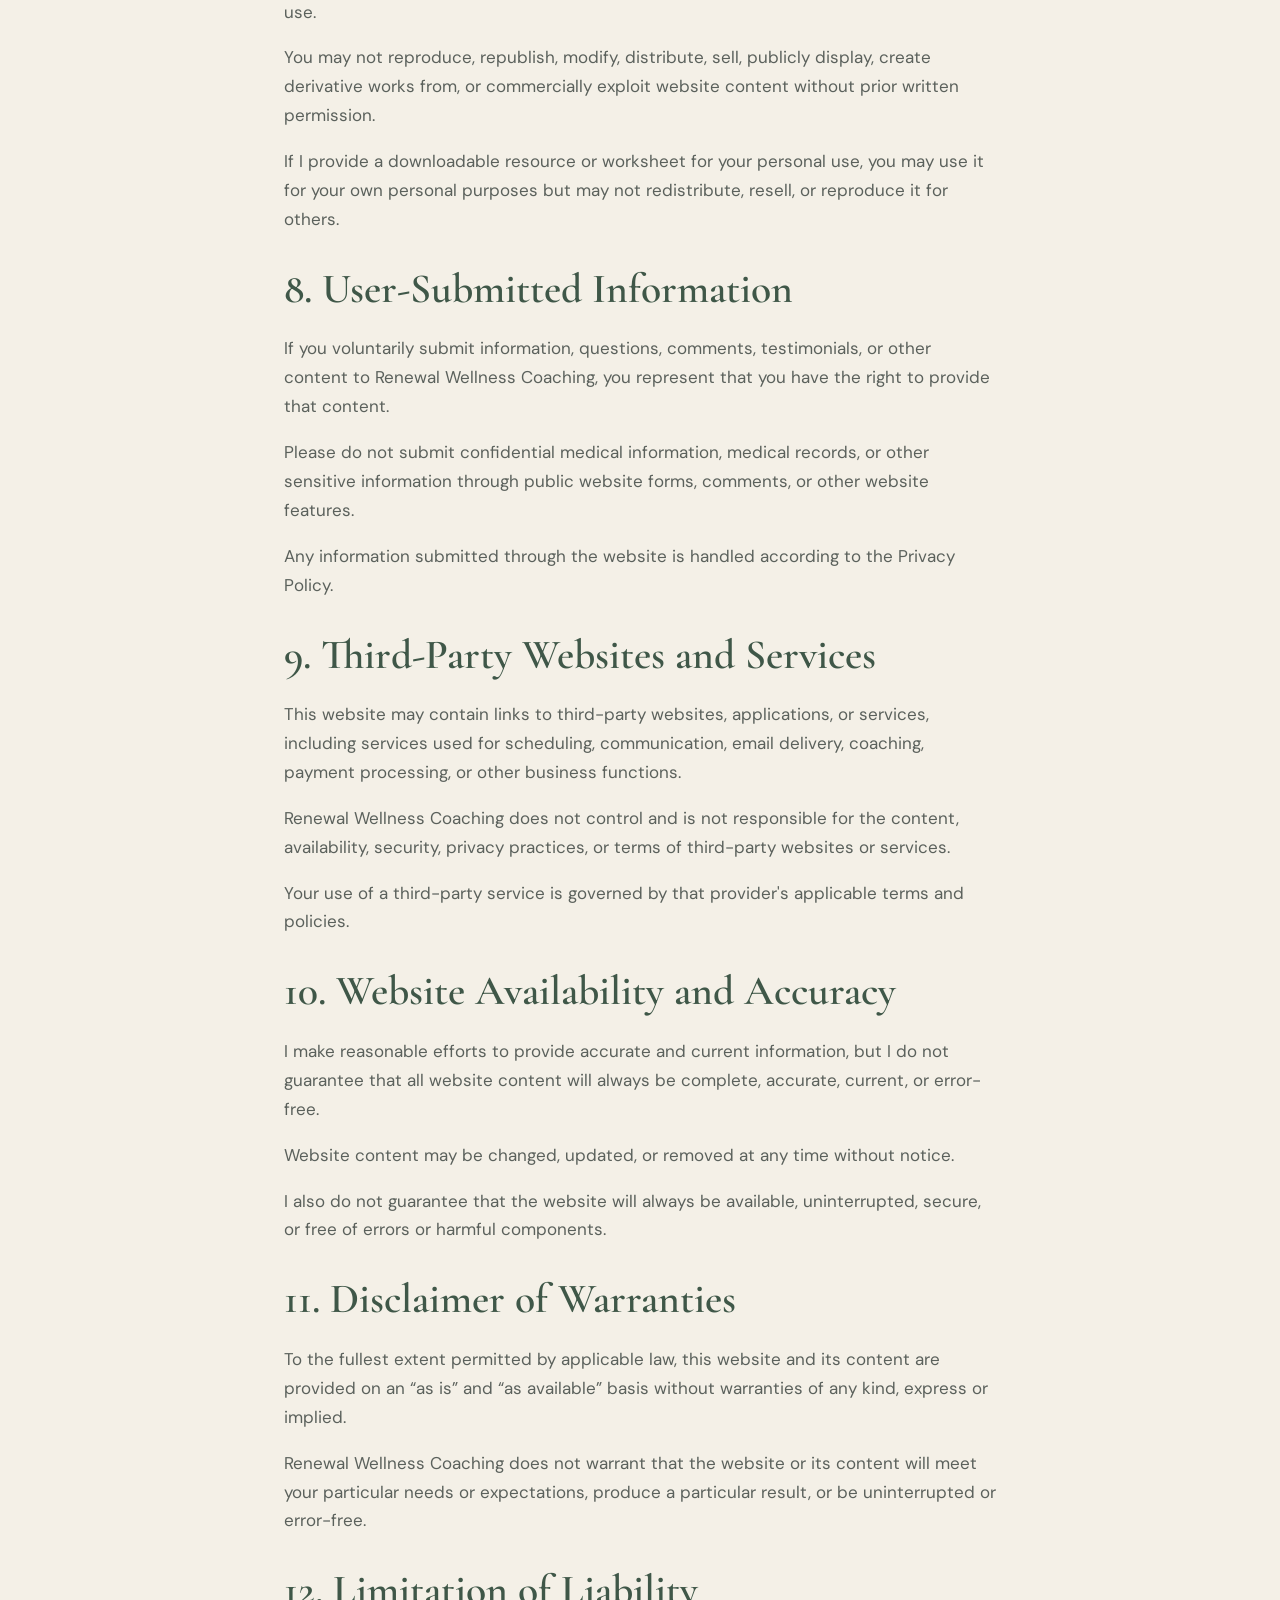
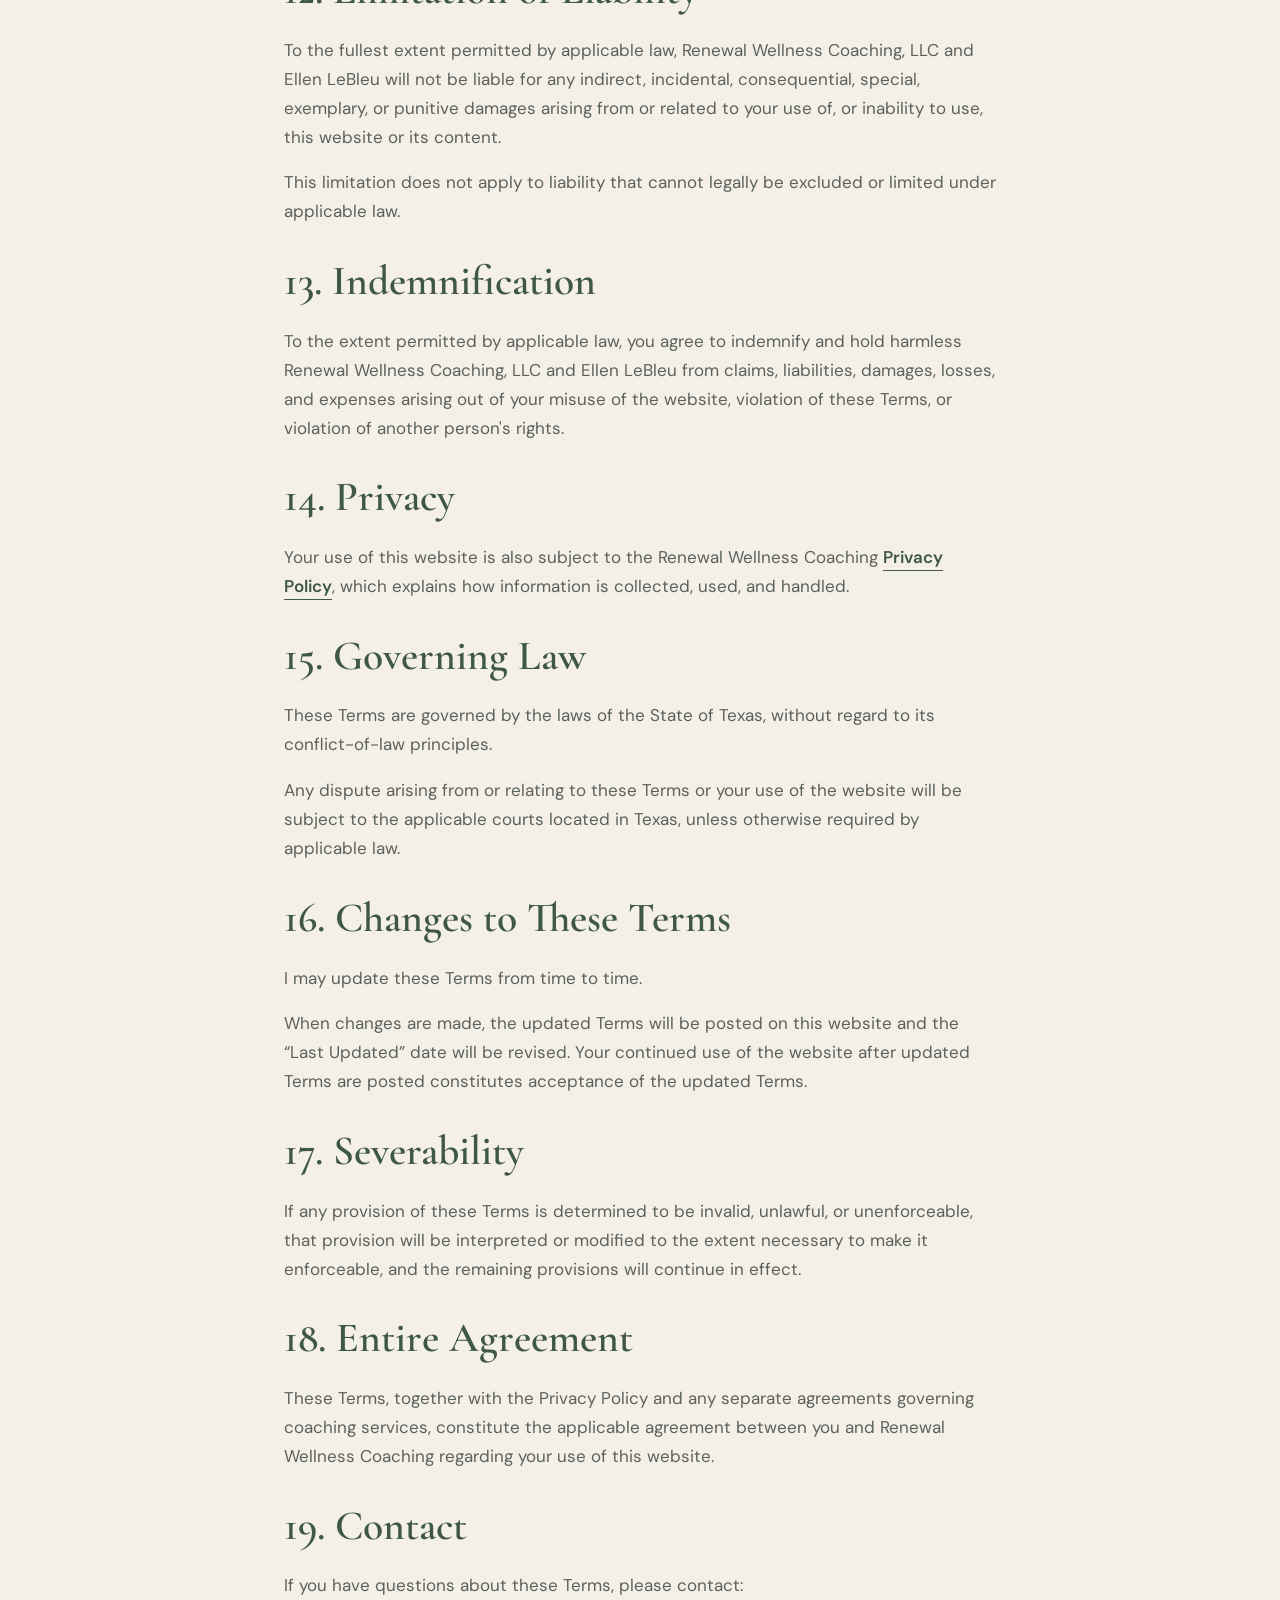
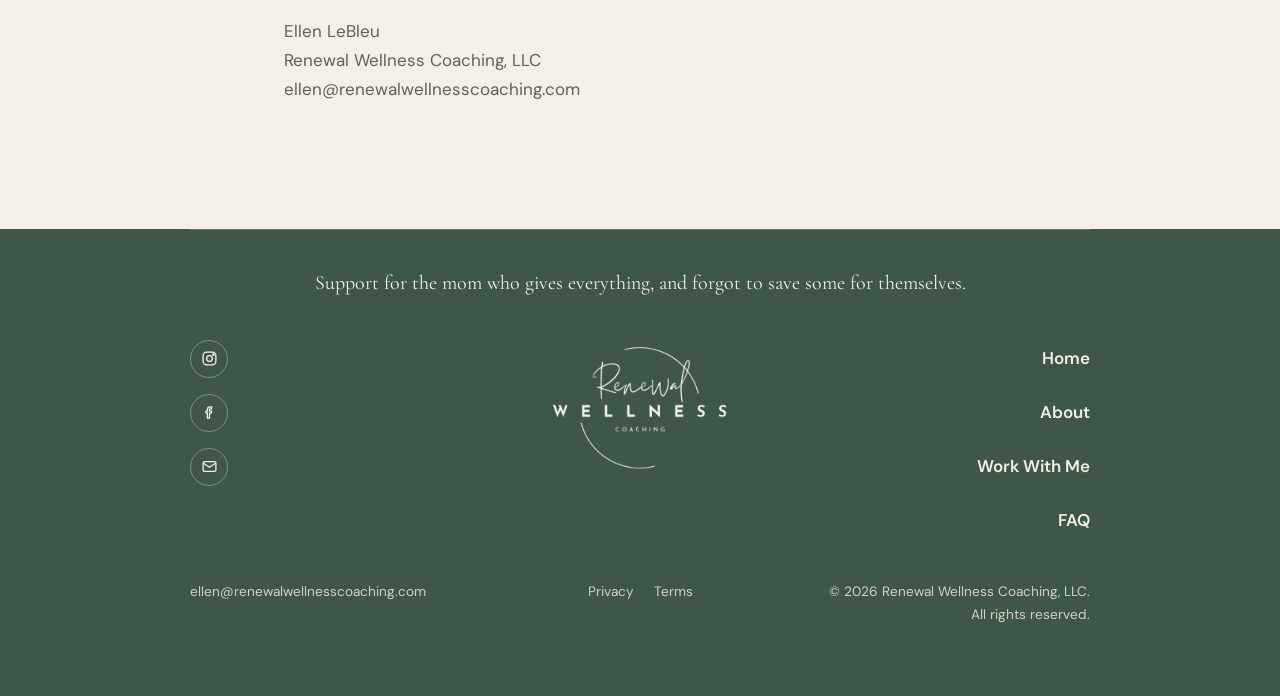
<file: terms.html>
<!DOCTYPE html>
<html lang="en">
<head>
  <meta charset="UTF-8" />
  <meta name="viewport" content="width=device-width, initial-scale=1.0" />
  <title>Terms &amp; Conditions | Renewal Wellness Coaching</title>
  <meta name="description" content="Terms & Conditions for Renewal Wellness Coaching, LLC" />
  <link rel="icon" href="img/logo.png" />
  <link rel="preconnect" href="https://fonts.googleapis.com" />
  <link rel="preconnect" href="https://fonts.gstatic.com" crossorigin />
  <link href="https://fonts.googleapis.com/css2?family=Cormorant+Garamond:wght@500;600;700&family=DM+Sans:wght@400;500;600;700&family=Shadows+Into+Light&display=swap" rel="stylesheet" />
  <link rel="stylesheet" href="css/styles.css" />
</head>
<body>

  <header class="site-header">
    <div class="container">
      <a class="brand" href="index.html">
        <img src="img/logo.png" alt="Renewal Wellness Coaching logo" />
      </a>
      <nav class="nav-links" aria-label="Primary">
        <a href="index.html">Home</a>
        <a href="about.html">About</a>
        <a href="work-with-me.html">Work With Me</a>
        <a href="faq.html">FAQ</a>
      </nav>
      <div class="header-actions">
        <a class="btn btn-primary" href="https://calendar.app.google/wAF8eQ9CQRG3GPrg6" target="_blank" rel="noopener">Book a Renewal Call</a>
        <button class="nav-toggle" aria-label="Toggle menu" aria-expanded="false">
          <svg viewBox="0 0 24 24" fill="none" stroke="currentColor" stroke-width="2" stroke-linecap="round"><line x1="3" y1="6" x2="21" y2="6"/><line x1="3" y1="12" x2="21" y2="12"/><line x1="3" y1="18" x2="21" y2="18"/></svg>
        </button>
      </div>
    </div>
    <nav class="mobile-nav" aria-label="Mobile">
      <a href="index.html">Home</a>
      <a href="about.html">About</a>
      <a href="work-with-me.html">Work With Me</a>
      <a href="faq.html">FAQ</a>
    </nav>
  </header>

  <main>
    <section class="section">
      <div class="container legal-content">
        <h1>Terms &amp; Conditions</h1>
        <p class="legal-updated">Last Updated: September 20, 2026</p>

        <p>These Terms &amp; Conditions (&ldquo;Terms&rdquo;) govern your use of the Renewal Wellness Coaching website and related content and services provided by Renewal Wellness Coaching, LLC (&ldquo;Renewal Wellness Coaching,&rdquo; &ldquo;I,&rdquo; &ldquo;me,&rdquo; or &ldquo;my&rdquo;).</p>
        <p>By accessing or using this website, you agree to these Terms. If you do not agree with these Terms, please do not use the website.</p>

        <h2>1. Use of This Website</h2>
        <p>This website is provided for general informational and educational purposes and to provide information about Renewal Wellness Coaching and its services.</p>
        <p>You agree to use the website lawfully and in a way that does not interfere with the website's operation, security, or availability.</p>
        <p>You may not use the website to:</p>
        <ul>
          <li>Violate any applicable law or regulation</li>
          <li>Attempt to gain unauthorized access to the website or its systems</li>
          <li>Introduce malicious software or code</li>
          <li>Copy, reproduce, distribute, or exploit website content without permission</li>
          <li>Use the website or its content for fraudulent or unlawful purposes</li>
        </ul>

        <h2>2. Coaching Is Not Medical or Mental Health Care</h2>
        <p>Renewal Wellness Coaching provides health and wellness coaching. Coaching is not medical care, psychotherapy, mental health treatment, diagnosis, or treatment of disease.</p>
        <p>Information provided on this website&mdash;including articles, blog posts, newsletters, social media content, videos, downloadable resources, and other educational materials&mdash;is for general informational and educational purposes only. It is not intended to diagnose, treat, cure, or prevent any disease or medical condition.</p>
        <p>I am not a physician. Nothing on this website creates a doctor-patient relationship or any other clinical provider relationship between you and Renewal Wellness Coaching or between you and Ellen LeBleu.</p>
        <p>When you engage me as a coach, I am providing coaching services only, not medical care or treatment.</p>
        <p>You should continue to work with your physician, therapist, or other appropriately licensed healthcare professional for medical or mental health concerns.</p>
        <p>Do not delay seeking medical care or disregard medical advice because of something you read on this website or receive through Renewal Wellness Coaching.</p>
        <p>If you are experiencing a medical emergency, call 911 or seek emergency medical care.</p>

        <h2>3. No Guaranteed Results</h2>
        <p>Coaching is a collaborative process, and individual experiences and results vary.</p>
        <p>Renewal Wellness Coaching does not guarantee any particular outcome, result, health improvement, weight change, level of energy, symptom improvement, or other benefit from coaching or from information provided on this website.</p>
        <p>Any examples, testimonials, statements about potential benefits, or descriptions of client experiences are illustrative and should not be understood as a guarantee that you will experience the same results.</p>

        <h2>4. Renewal Calls</h2>
        <p>A complimentary Renewal Call is an opportunity to discuss your goals, challenges, and whether coaching may be an appropriate fit.</p>
        <p>A Renewal Call does not create a coaching relationship, establish a patient-provider relationship, or constitute medical or mental health treatment.</p>
        <p>Information provided during a Renewal Call is subject to the same general limitations described in these Terms.</p>

        <h2>5. Coaching Services</h2>
        <p>If you choose to become a coaching client, additional terms may apply to your coaching relationship, including the scope of services, fees, payment schedule, cancellation policy, communication expectations, and other client-specific policies.</p>
        <p>Those terms may be provided separately before or at the beginning of your coaching relationship and will govern the coaching services to the extent they conflict with these general website Terms.</p>

        <h2>6. Payments</h2>
        <p>Renewal Wellness Coaching does not currently process payments directly through this website.</p>
        <p>If you purchase coaching services, payment is processed through Practice Better and its payment-processing providers, including Stripe.</p>
        <p>Payment information is handled through those third-party services and is subject to their applicable terms and privacy policies.</p>

        <h2>7. Intellectual Property</h2>
        <p>Unless otherwise stated, the content on this website&mdash;including text, graphics, photographs, logos, branding, downloadable materials, videos, worksheets, frameworks, and other original content&mdash;is owned by or licensed to Renewal Wellness Coaching, LLC and is protected by applicable intellectual property laws.</p>
        <p>You may view and use the website and its content for your personal, non-commercial use.</p>
        <p>You may not reproduce, republish, modify, distribute, sell, publicly display, create derivative works from, or commercially exploit website content without prior written permission.</p>
        <p>If I provide a downloadable resource or worksheet for your personal use, you may use it for your own personal purposes but may not redistribute, resell, or reproduce it for others.</p>

        <h2>8. User-Submitted Information</h2>
        <p>If you voluntarily submit information, questions, comments, testimonials, or other content to Renewal Wellness Coaching, you represent that you have the right to provide that content.</p>
        <p>Please do not submit confidential medical information, medical records, or other sensitive information through public website forms, comments, or other website features.</p>
        <p>Any information submitted through the website is handled according to the Privacy Policy.</p>

        <h2>9. Third-Party Websites and Services</h2>
        <p>This website may contain links to third-party websites, applications, or services, including services used for scheduling, communication, email delivery, coaching, payment processing, or other business functions.</p>
        <p>Renewal Wellness Coaching does not control and is not responsible for the content, availability, security, privacy practices, or terms of third-party websites or services.</p>
        <p>Your use of a third-party service is governed by that provider's applicable terms and policies.</p>

        <h2>10. Website Availability and Accuracy</h2>
        <p>I make reasonable efforts to provide accurate and current information, but I do not guarantee that all website content will always be complete, accurate, current, or error-free.</p>
        <p>Website content may be changed, updated, or removed at any time without notice.</p>
        <p>I also do not guarantee that the website will always be available, uninterrupted, secure, or free of errors or harmful components.</p>

        <h2>11. Disclaimer of Warranties</h2>
        <p>To the fullest extent permitted by applicable law, this website and its content are provided on an &ldquo;as is&rdquo; and &ldquo;as available&rdquo; basis without warranties of any kind, express or implied.</p>
        <p>Renewal Wellness Coaching does not warrant that the website or its content will meet your particular needs or expectations, produce a particular result, or be uninterrupted or error-free.</p>

        <h2>12. Limitation of Liability</h2>
        <p>To the fullest extent permitted by applicable law, Renewal Wellness Coaching, LLC and Ellen LeBleu will not be liable for any indirect, incidental, consequential, special, exemplary, or punitive damages arising from or related to your use of, or inability to use, this website or its content.</p>
        <p>This limitation does not apply to liability that cannot legally be excluded or limited under applicable law.</p>

        <h2>13. Indemnification</h2>
        <p>To the extent permitted by applicable law, you agree to indemnify and hold harmless Renewal Wellness Coaching, LLC and Ellen LeBleu from claims, liabilities, damages, losses, and expenses arising out of your misuse of the website, violation of these Terms, or violation of another person's rights.</p>

        <h2>14. Privacy</h2>
        <p>Your use of this website is also subject to the Renewal Wellness Coaching <a href="privacy-policy.html" class="btn-link" style="display:inline; border-bottom: 1px solid currentColor;">Privacy Policy</a>, which explains how information is collected, used, and handled.</p>

        <h2>15. Governing Law</h2>
        <p>These Terms are governed by the laws of the State of Texas, without regard to its conflict-of-law principles.</p>
        <p>Any dispute arising from or relating to these Terms or your use of the website will be subject to the applicable courts located in Texas, unless otherwise required by applicable law.</p>

        <h2>16. Changes to These Terms</h2>
        <p>I may update these Terms from time to time.</p>
        <p>When changes are made, the updated Terms will be posted on this website and the &ldquo;Last Updated&rdquo; date will be revised. Your continued use of the website after updated Terms are posted constitutes acceptance of the updated Terms.</p>

        <h2>17. Severability</h2>
        <p>If any provision of these Terms is determined to be invalid, unlawful, or unenforceable, that provision will be interpreted or modified to the extent necessary to make it enforceable, and the remaining provisions will continue in effect.</p>

        <h2>18. Entire Agreement</h2>
        <p>These Terms, together with the Privacy Policy and any separate agreements governing coaching services, constitute the applicable agreement between you and Renewal Wellness Coaching regarding your use of this website.</p>

        <h2>19. Contact</h2>
        <p>If you have questions about these Terms, please contact:</p>
        <p>Ellen LeBleu<br />Renewal Wellness Coaching, LLC<br />ellen@renewalwellnesscoaching.com</p>
      </div>
    </section>
  </main>

  <footer class="site-footer">
    <div class="container">
      <p class="footer-tagline"><span class="footer-tagline-text">Support for the mom who gives everything, and forgot to save some for themselves.</span></p>
      <div class="footer-columns">
        <div class="footer-social-col">
          <a href="https://www.instagram.com/postpartum_renewal" target="_blank" rel="noopener" aria-label="Instagram">
            <svg viewBox="0 0 24 24" fill="none" stroke="currentColor" stroke-width="1.8"><rect x="3" y="3" width="18" height="18" rx="5"/><circle cx="12" cy="12" r="4"/><circle cx="17.5" cy="6.5" r="1"/></svg>
          </a>
          <a href="https://www.facebook.com/ellenock" target="_blank" rel="noopener" aria-label="Facebook">
            <svg viewBox="0 0 24 24" fill="none" stroke="currentColor" stroke-width="1.8"><path d="M15 4h-2a4 4 0 0 0-4 4v2H7v3h2v7h3v-7h2.5l.5-3H12V8a1 1 0 0 1 1-1h2z"/></svg>
          </a>
          <a href="mailto:ellen@renewalwellnesscoaching.com" aria-label="Email">
            <svg viewBox="0 0 24 24" fill="none" stroke="currentColor" stroke-width="1.8"><rect x="3" y="5" width="18" height="14" rx="2"/><path d="M3 7l9 6 9-6"/></svg>
          </a>
        </div>
        <div class="footer-logo-col">
          <img class="footer-logo" src="img/logo.png" alt="Renewal Wellness Coaching logo" />
        </div>
        <nav class="footer-nav-col" aria-label="Footer">
          <a href="index.html">Home</a>
          <a href="about.html">About</a>
          <a href="work-with-me.html">Work With Me</a>
          <a href="faq.html">FAQ</a>
        </nav>
      </div>
      <div class="footer-bottom">
        <p>ellen@renewalwellnesscoaching.com</p>
        <div class="footer-legal">
          <a href="privacy-policy.html">Privacy</a>
          <a href="terms.html">Terms</a>
        </div>
        <p>&copy; 2026 Renewal Wellness Coaching, LLC.<br />All rights reserved.</p>
      </div>
    </div>
  </footer>

  <script src="js/main.js"></script>
</body>
</html>
</file>
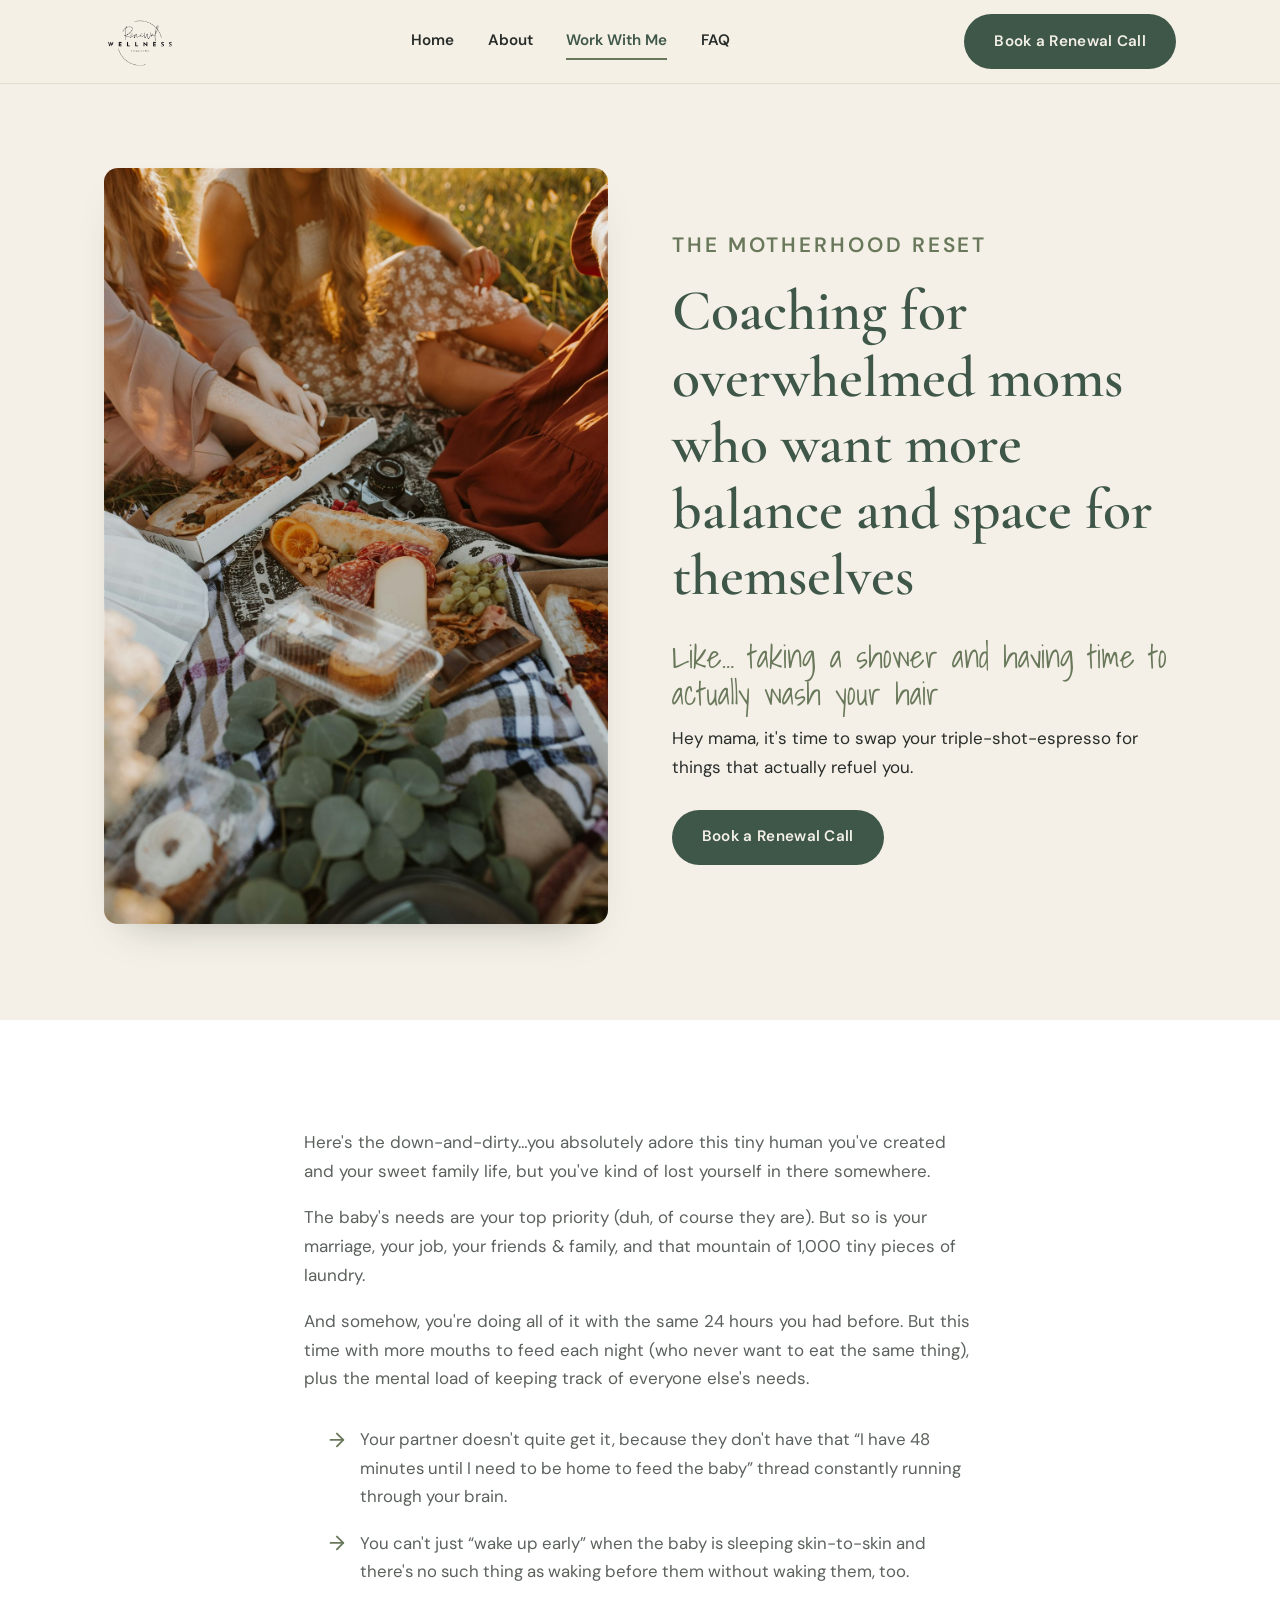
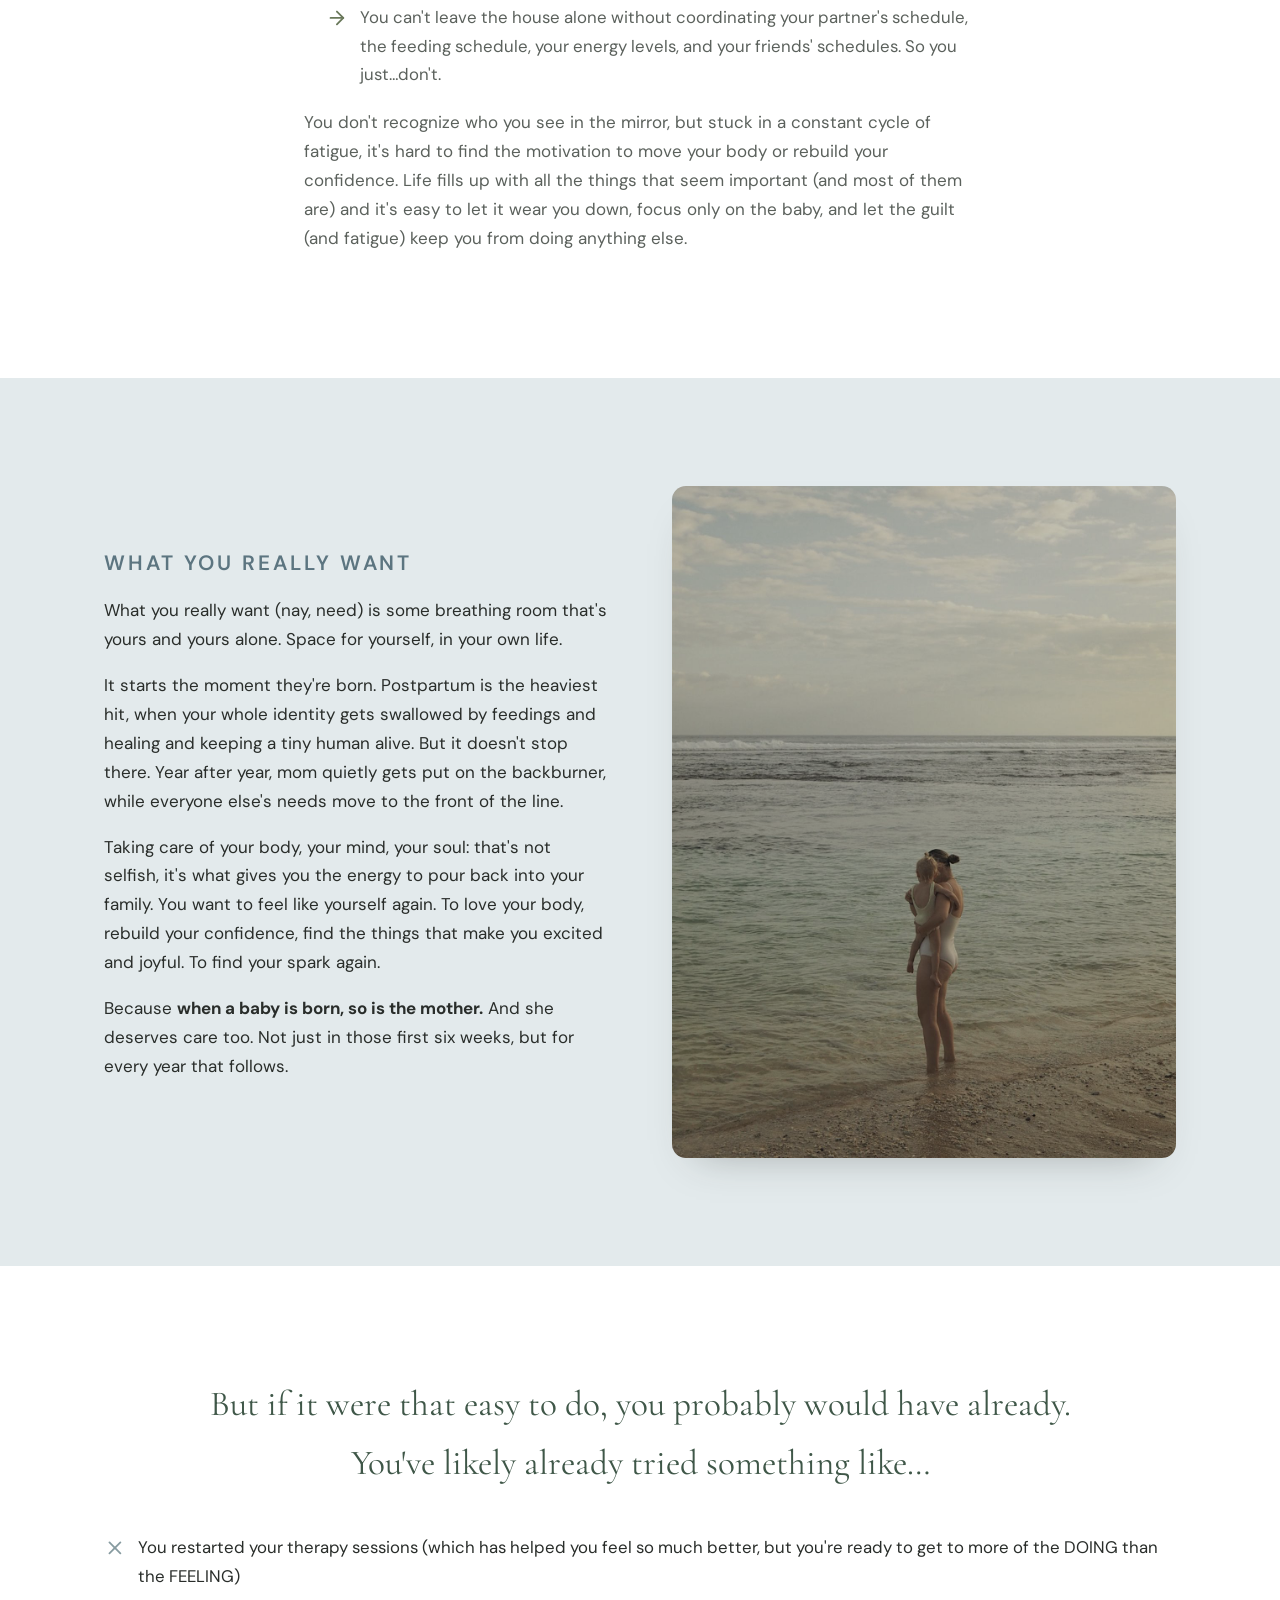
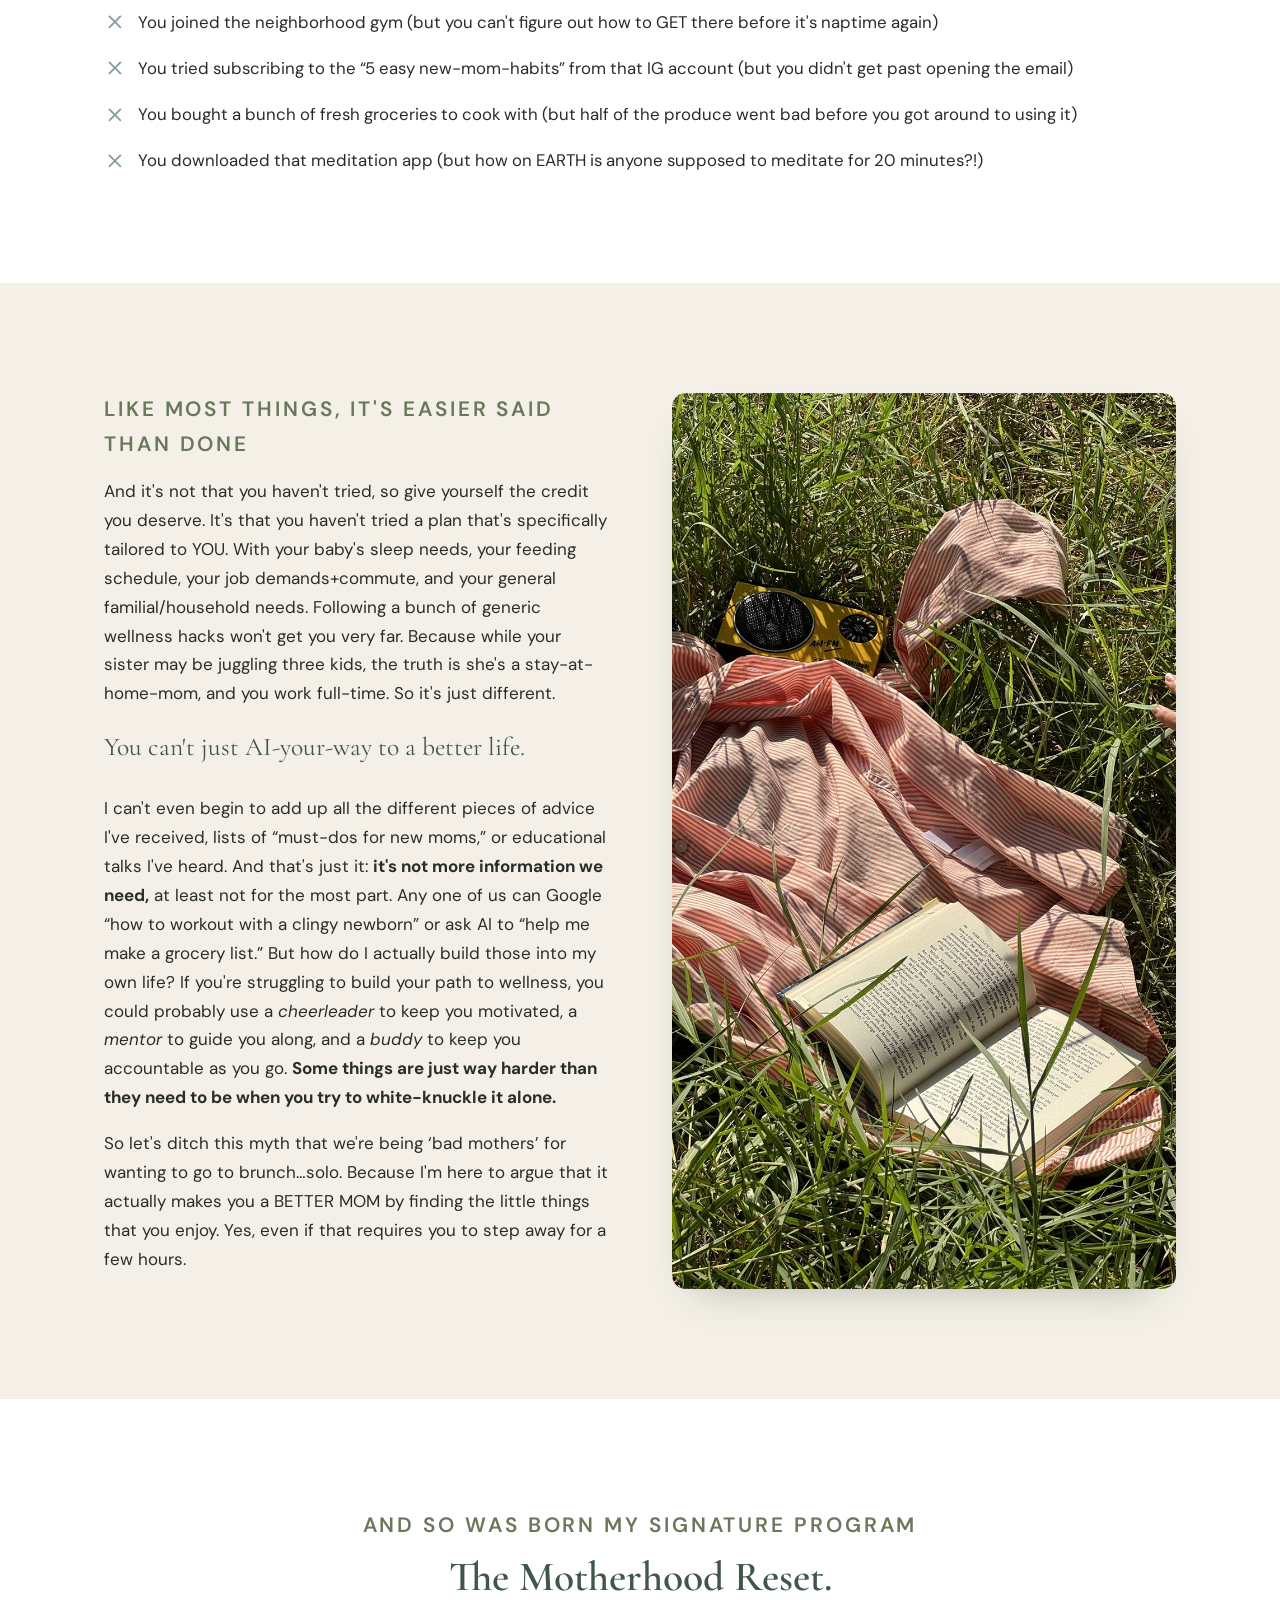
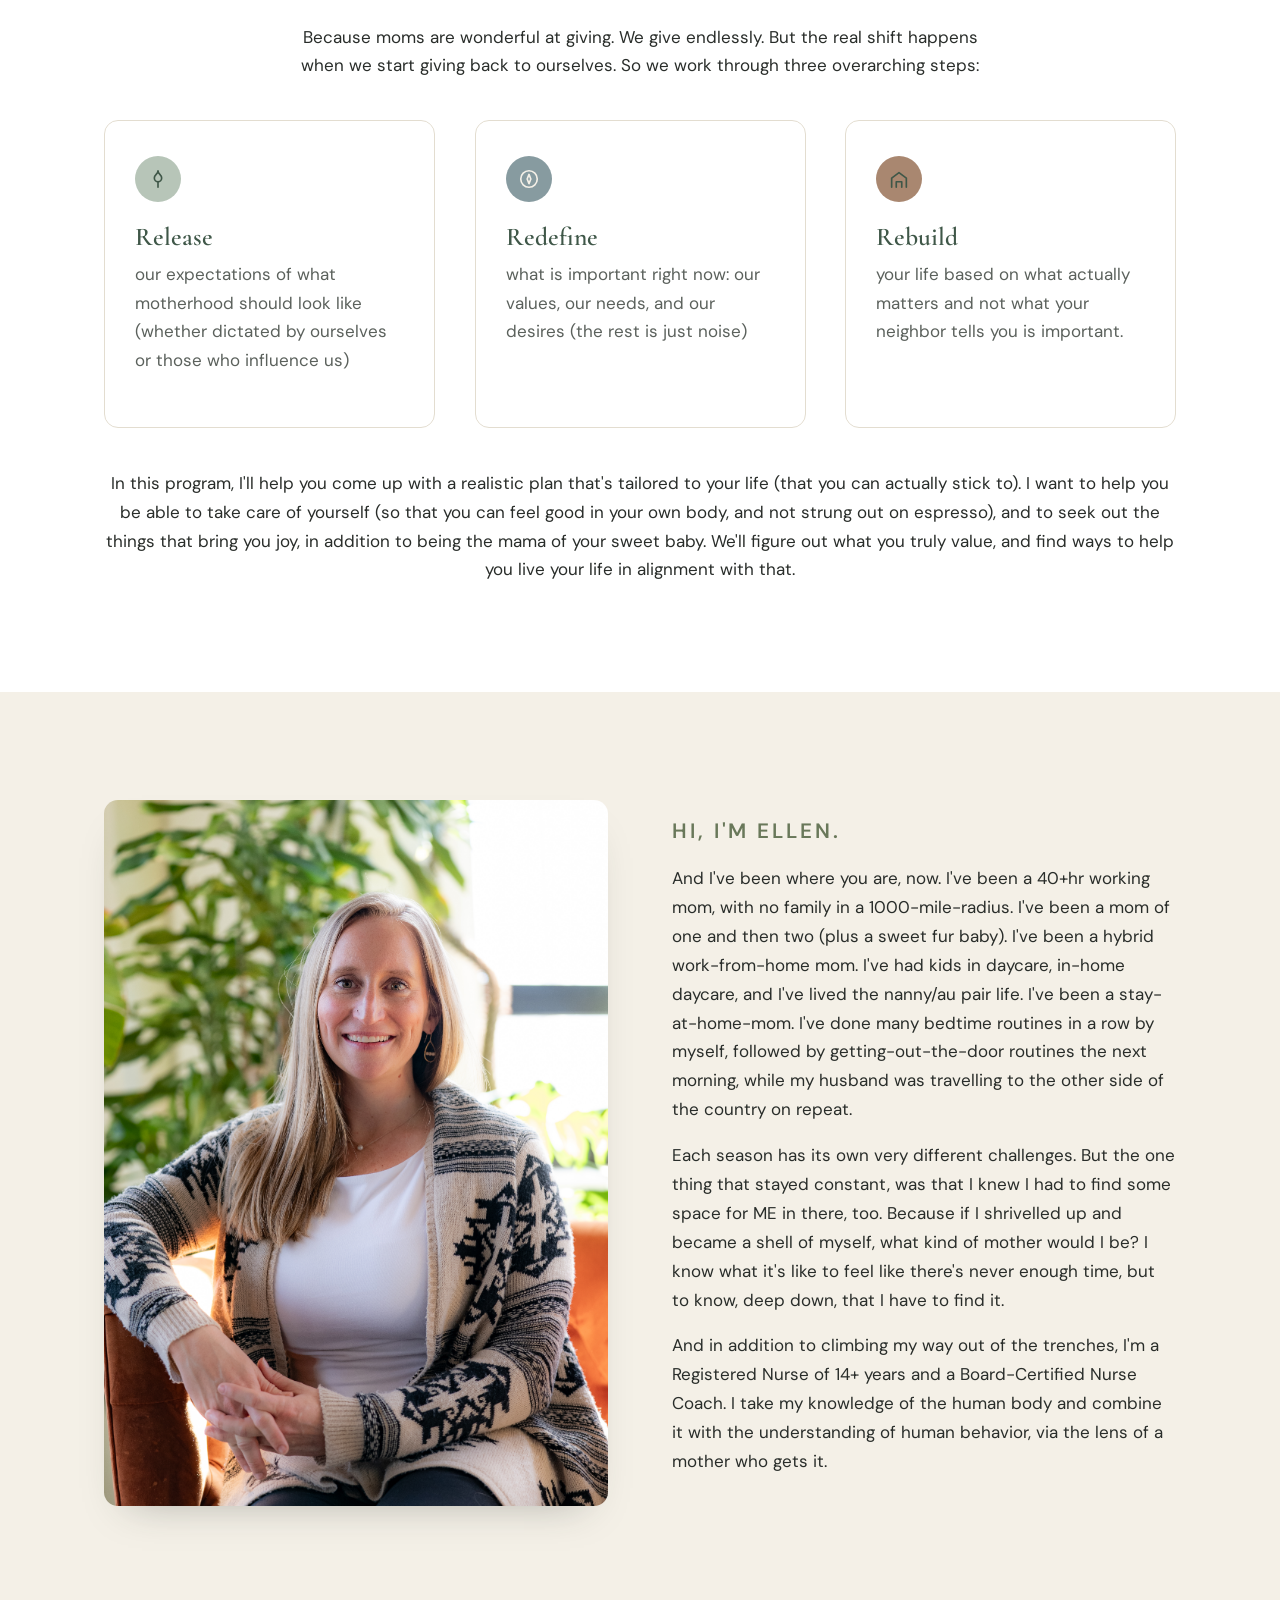
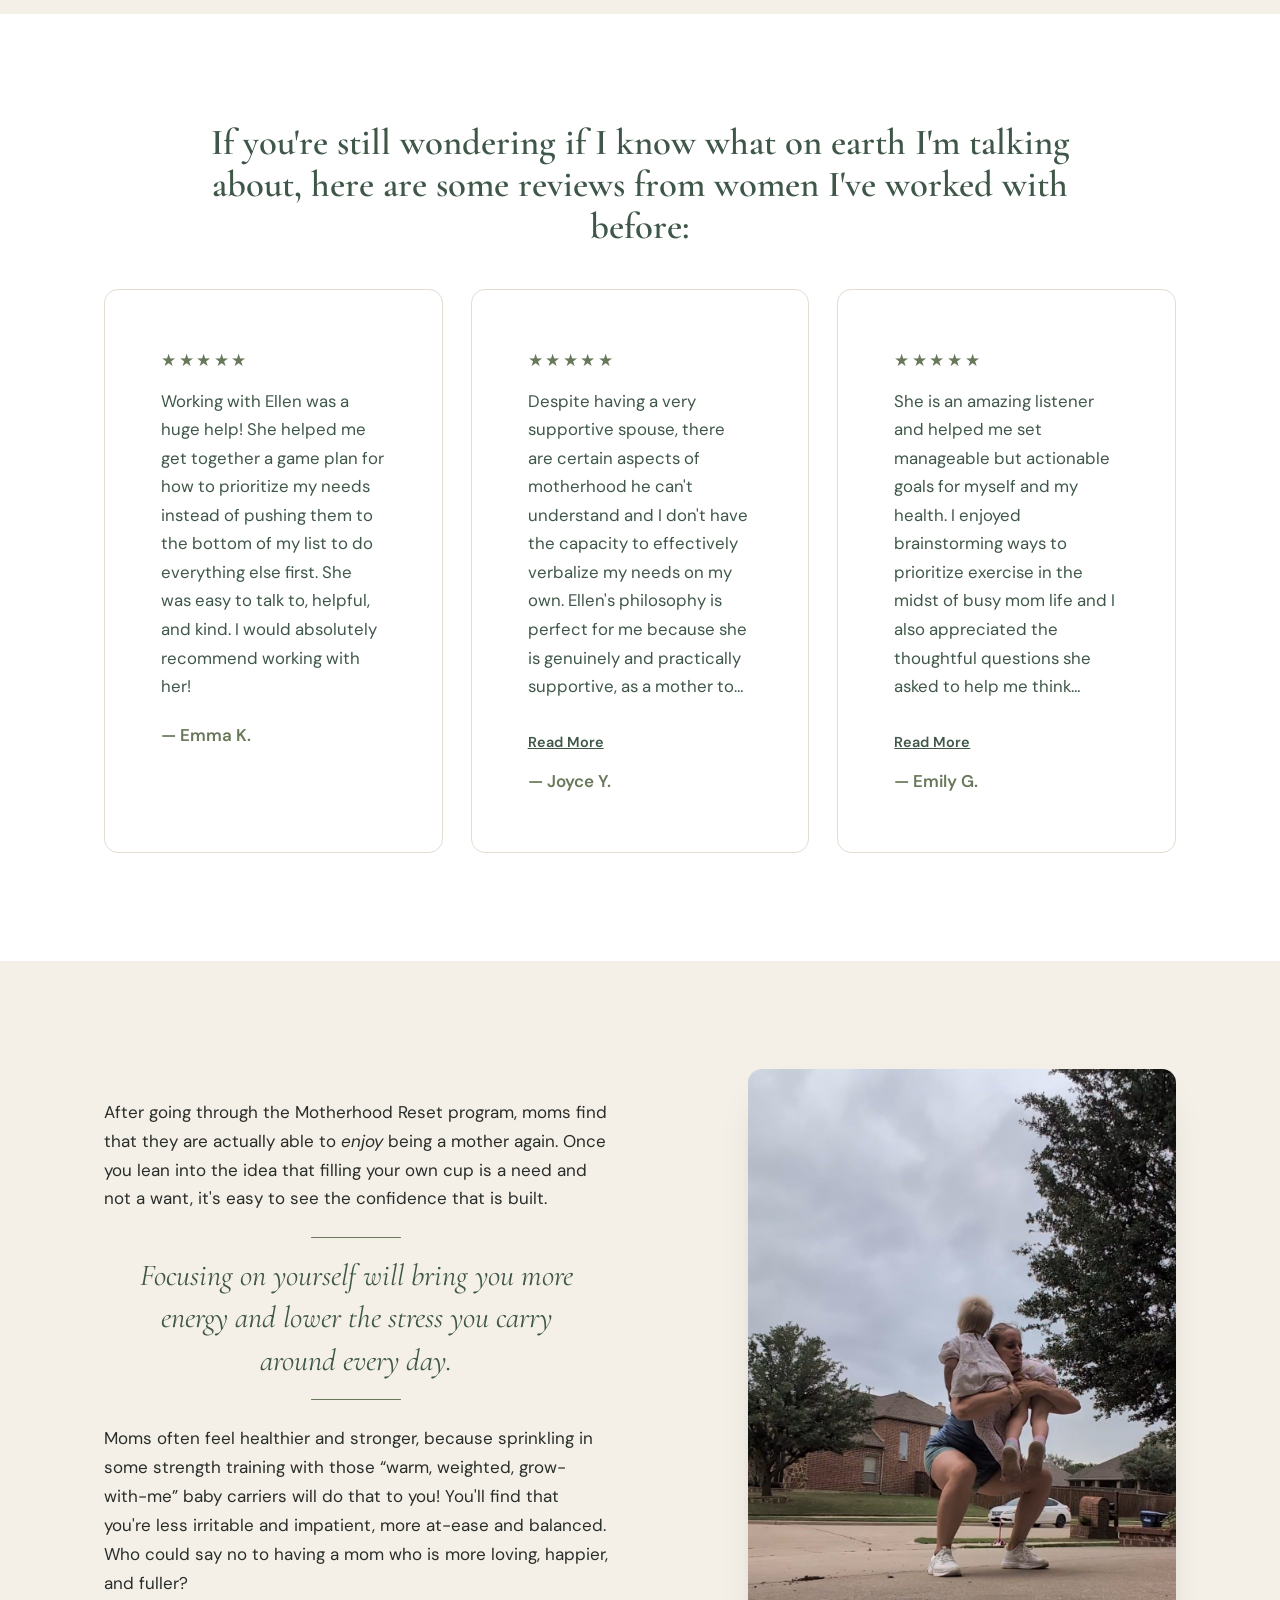
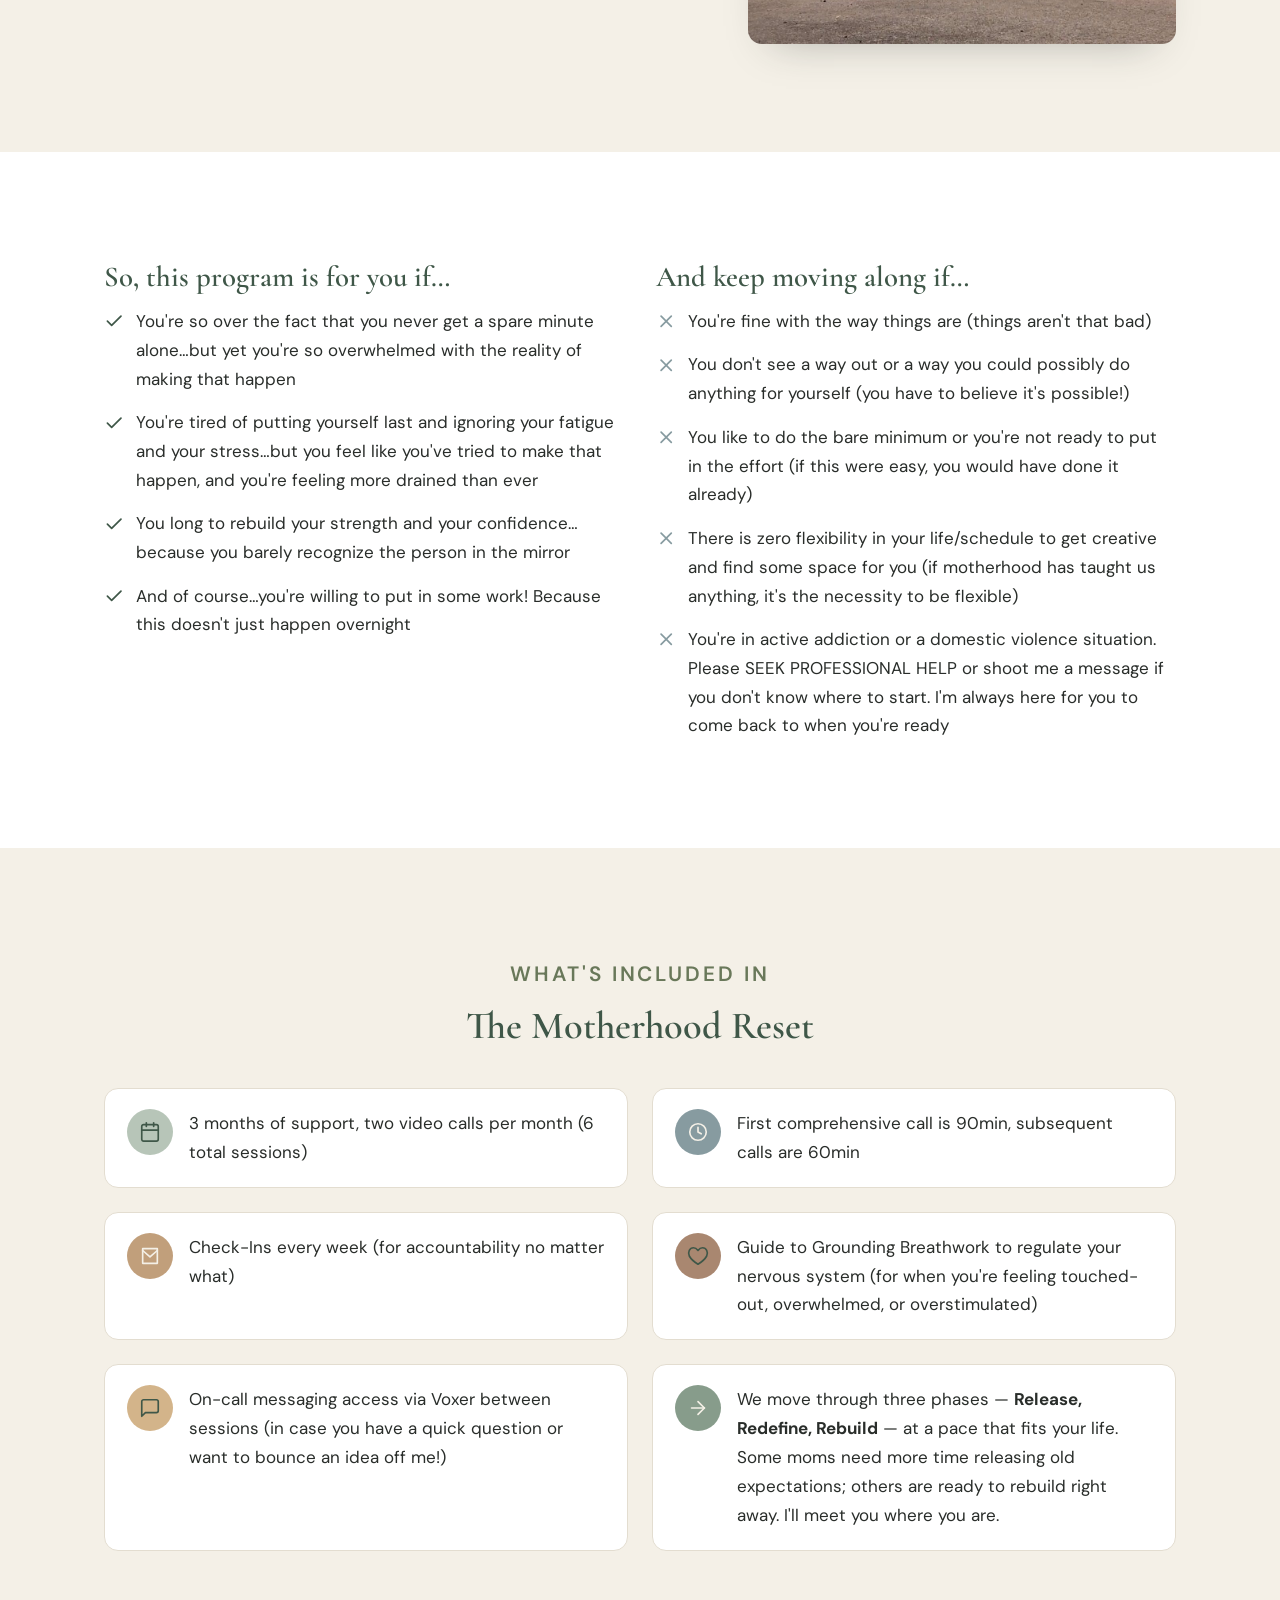
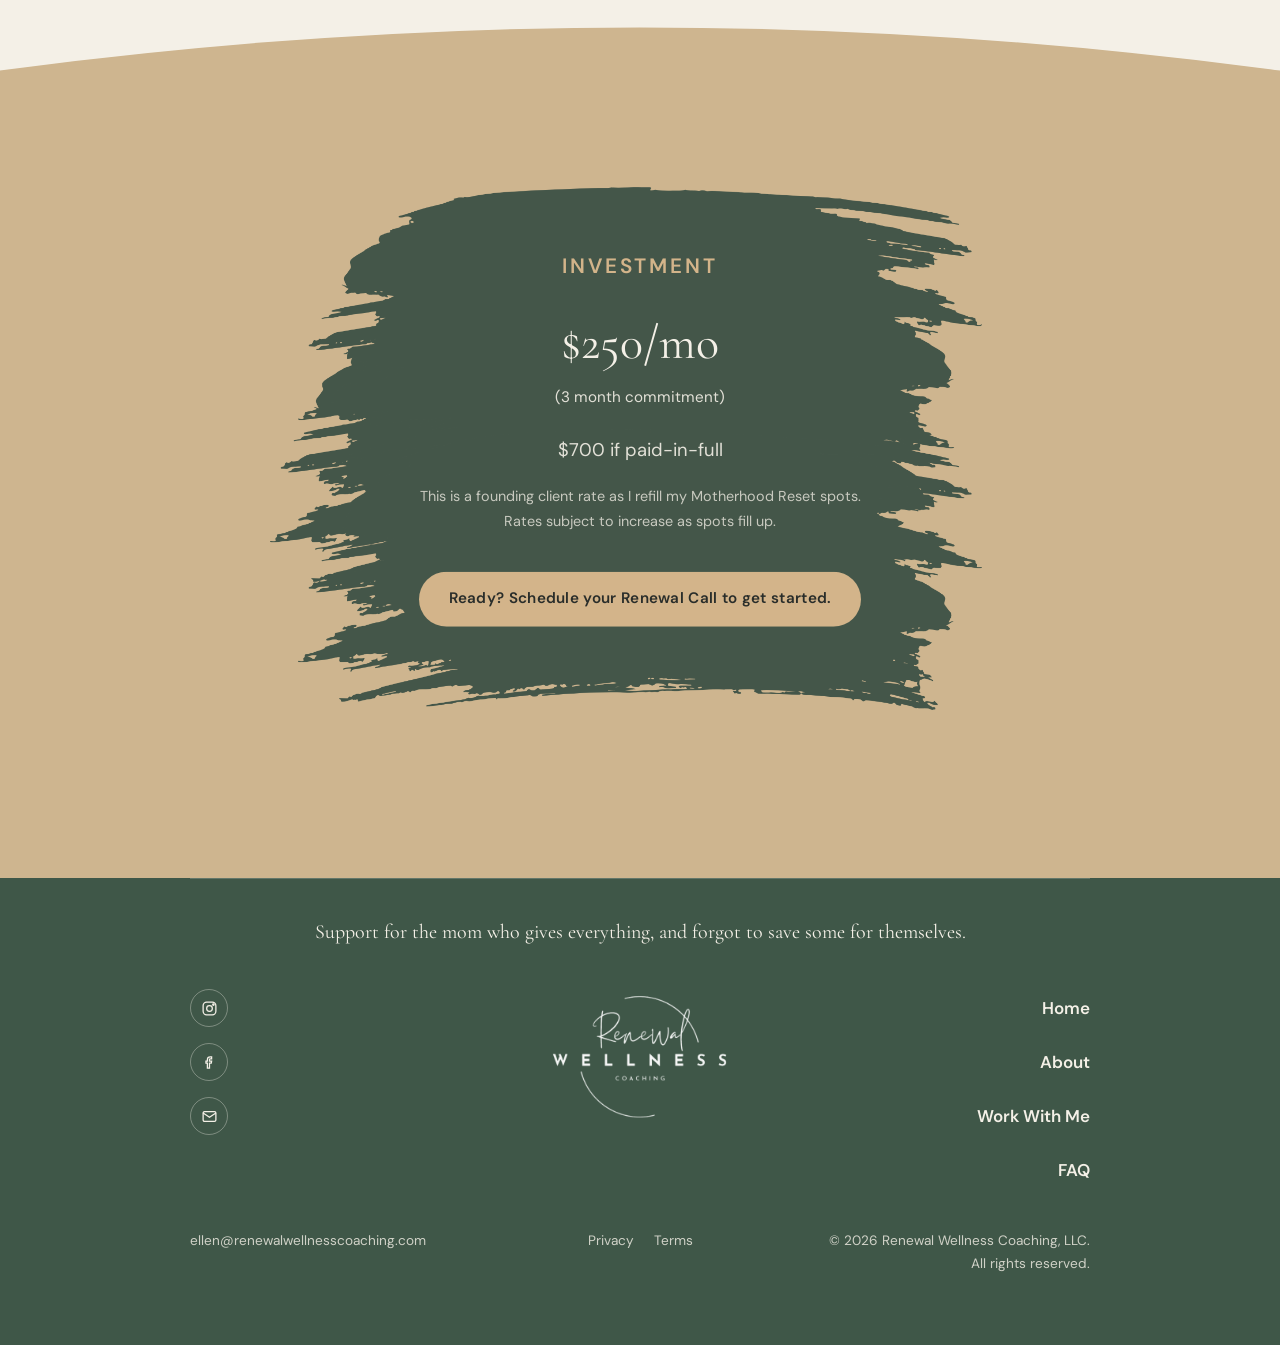
<file: work-with-me.html>
<!DOCTYPE html>
<html lang="en">
<head>
  <meta charset="UTF-8" />
  <meta name="viewport" content="width=device-width, initial-scale=1.0" />
  <title>The Motherhood Reset | Renewal Wellness Coaching</title>
  <meta name="description" content="The Motherhood Reset: 3-month coaching program to help overwhelmed moms release the pressure, redefine what matters, and rebuild a life that's truly theirs" />
  <link rel="icon" href="img/logo.png" />
  <link rel="preconnect" href="https://fonts.googleapis.com" />
  <link rel="preconnect" href="https://fonts.gstatic.com" crossorigin />
  <link href="https://fonts.googleapis.com/css2?family=Cormorant+Garamond:wght@500;600;700&family=DM+Sans:wght@400;500;600;700&family=Shadows+Into+Light&display=swap" rel="stylesheet" />
  <link rel="stylesheet" href="css/styles.css" />
</head>
<body>

  <header class="site-header">
    <div class="container">
      <a class="brand" href="index.html">
        <img src="img/logo.png" alt="Renewal Wellness Coaching logo" />
      </a>
      <nav class="nav-links" aria-label="Primary">
        <a href="index.html">Home</a>
        <a href="about.html">About</a>
        <a href="work-with-me.html" aria-current="page">Work With Me</a>
        <a href="faq.html">FAQ</a>
      </nav>
      <div class="header-actions">
        <a class="btn btn-primary" href="https://calendar.app.google/wAF8eQ9CQRG3GPrg6" target="_blank" rel="noopener">Book a Renewal Call</a>
        <button class="nav-toggle" aria-label="Toggle menu" aria-expanded="false">
          <svg viewBox="0 0 24 24" fill="none" stroke="currentColor" stroke-width="2" stroke-linecap="round"><line x1="3" y1="6" x2="21" y2="6"/><line x1="3" y1="12" x2="21" y2="12"/><line x1="3" y1="18" x2="21" y2="18"/></svg>
        </button>
      </div>
    </div>
    <nav class="mobile-nav" aria-label="Mobile">
      <a href="index.html">Home</a>
      <a href="about.html">About</a>
      <a href="work-with-me.html">Work With Me</a>
      <a href="faq.html">FAQ</a>
    </nav>
  </header>

  <main>
    <!-- Hero -->
    <section class="hero">
      <div class="container split">
        <div class="split-media">
          <img src="img/photos/wwm-hero.jpg" alt="A group of friends sharing a picnic together in a sunlit field" />
        </div>
        <div class="hero-copy">
          <span class="eyebrow" style="font-size: 1.3rem;">The Motherhood Reset</span>
          <h1>Coaching for overwhelmed moms who want more balance and space for themselves</h1>
          <p class="script-accent" style="font-size:2rem;">Like&hellip; taking a shower and having time to actually wash your hair</p>
          <p>Hey mama, it's time to swap your triple-shot-espresso for things that actually refuel you.</p>
          <div class="hero-actions">
            <a class="btn btn-primary" href="https://calendar.app.google/wAF8eQ9CQRG3GPrg6" target="_blank" rel="noopener">Book a Renewal Call</a>
          </div>
        </div>
      </div>
    </section>

    <!-- Pain points -->
    <section class="section section--alt">
      <div class="container legal-content" style="max-width: 720px;">
        <p>Here's the down-and-dirty&hellip;you absolutely adore this tiny human you've created and your sweet family life, but you've kind of lost yourself in there somewhere.</p>
        <p>The baby's needs are your top priority (duh, of course they are). But so is your marriage, your job, your friends &amp; family, and that mountain of 1,000 tiny pieces of laundry.</p>
        <p>And somehow, you're doing all of it with the same 24 hours you had before. But this time with more mouths to feed each night (who never want to eat the same thing), plus the mental load of keeping track of everyone else's needs.</p>
        <ul class="pain-list">
          <li>
            <svg viewBox="0 0 24 24" fill="none" stroke="currentColor" stroke-width="2" stroke-linecap="round" stroke-linejoin="round"><line x1="5" y1="12" x2="19" y2="12"/><polyline points="12 5 19 12 12 19"/></svg>
            <span>Your partner doesn't quite get it, because they don't have that &ldquo;I have 48 minutes until I need to be home to feed the baby&rdquo; thread constantly running through your brain.</span>
          </li>
          <li>
            <svg viewBox="0 0 24 24" fill="none" stroke="currentColor" stroke-width="2" stroke-linecap="round" stroke-linejoin="round"><line x1="5" y1="12" x2="19" y2="12"/><polyline points="12 5 19 12 12 19"/></svg>
            <span>You can't just &ldquo;wake up early&rdquo; when the baby is sleeping skin-to-skin and there's no such thing as waking before them without waking them, too.</span>
          </li>
          <li>
            <svg viewBox="0 0 24 24" fill="none" stroke="currentColor" stroke-width="2" stroke-linecap="round" stroke-linejoin="round"><line x1="5" y1="12" x2="19" y2="12"/><polyline points="12 5 19 12 12 19"/></svg>
            <span>You can't leave the house alone without coordinating your partner's schedule, the feeding schedule, your energy levels, and your friends' schedules. So you just&hellip;don't.</span>
          </li>
        </ul>
        <p>You don't recognize who you see in the mirror, but stuck in a constant cycle of fatigue, it's hard to find the motivation to move your body or rebuild your confidence. Life fills up with all the things that seem important (and most of them are) and it's easy to let it wear you down, focus only on the baby, and let the guilt (and fatigue) keep you from doing anything else.</p>
      </div>
    </section>

    <!-- Ideal outcome -->
    <section class="section section--blue-tint">
      <div class="container split">
        <div>
          <span class="eyebrow" style="font-size: 1.3rem;">What you really want</span>
          <p>What you really want (nay, need) is some breathing room that's yours and yours alone. Space for yourself, in your own life.</p>
          <p>It starts the moment they're born. Postpartum is the heaviest hit, when your whole identity gets swallowed by feedings and healing and keeping a tiny human alive. But it doesn't stop there. Year after year, mom quietly gets put on the backburner, while everyone else's needs move to the front of the line.</p>
          <p>Taking care of your body, your mind, your soul: that's not selfish, it's what gives you the energy to pour back into your family. You want to feel like yourself again. To love your body, rebuild your confidence, find the things that make you excited and joyful. To find your spark again.</p>
          <p>Because <strong>when a baby is born, so is the mother.</strong> And she deserves care too. Not just in those first six weeks, but for every year that follows.</p>
        </div>
        <div class="split-media">
          <img class="muted-photo" src="img/photos/wwm-outcome.jpg" alt="A mother holding her toddler while standing in shallow ocean water at sunset" />
        </div>
      </div>
    </section>

    <!-- What they've tried -->
    <section class="section section--alt">
      <div class="container">
        <div class="section-head" style="max-width: 900px;">
          <p style="font-family: var(--font-heading); font-size: clamp(1.6rem, 3.2vw, 2.2rem); color: var(--deep-olive);">But if it were that easy to do, you probably would have already.<br />You've likely already tried something like&hellip;</p>
        </div>
        <ul class="pain-list x-list">
          <li><svg viewBox="0 0 24 24" fill="none" stroke="currentColor" stroke-width="2" stroke-linecap="round" stroke-linejoin="round"><line x1="18" y1="6" x2="6" y2="18"/><line x1="6" y1="6" x2="18" y2="18"/></svg><span>You restarted your therapy sessions (which has helped you feel so much better, but you're ready to get to more of the DOING than the FEELING)</span></li>
          <li><svg viewBox="0 0 24 24" fill="none" stroke="currentColor" stroke-width="2" stroke-linecap="round" stroke-linejoin="round"><line x1="18" y1="6" x2="6" y2="18"/><line x1="6" y1="6" x2="18" y2="18"/></svg><span>You joined the neighborhood gym (but you can't figure out how to GET there before it's naptime again)</span></li>
          <li><svg viewBox="0 0 24 24" fill="none" stroke="currentColor" stroke-width="2" stroke-linecap="round" stroke-linejoin="round"><line x1="18" y1="6" x2="6" y2="18"/><line x1="6" y1="6" x2="18" y2="18"/></svg><span>You tried subscribing to the &ldquo;5 easy new-mom-habits&rdquo; from that IG account (but you didn't get past opening the email)</span></li>
          <li><svg viewBox="0 0 24 24" fill="none" stroke="currentColor" stroke-width="2" stroke-linecap="round" stroke-linejoin="round"><line x1="18" y1="6" x2="6" y2="18"/><line x1="6" y1="6" x2="18" y2="18"/></svg><span>You bought a bunch of fresh groceries to cook with (but half of the produce went bad before you got around to using it)</span></li>
          <li><svg viewBox="0 0 24 24" fill="none" stroke="currentColor" stroke-width="2" stroke-linecap="round" stroke-linejoin="round"><line x1="18" y1="6" x2="6" y2="18"/><line x1="6" y1="6" x2="18" y2="18"/></svg><span>You downloaded that meditation app (but how on EARTH is anyone supposed to meditate for 20 minutes?!)</span></li>
        </ul>
      </div>
    </section>

    <!-- Why it's so hard / why that didn't work -->
    <section class="section">
      <div class="container split split--reverse">
        <div class="split-media">
          <img src="img/photos/wwm-selfcare.jpg" alt="A striped shirt, book, and vintage radio laid out in the grass for a quiet moment outside" />
        </div>
        <div>
          <span class="eyebrow" style="font-size: 1.3rem;">Like most things, it's easier said than done</span>
          <p>And it's not that you haven't tried, so give yourself the credit you deserve. It's that you haven't tried a plan that's specifically tailored to YOU. With your baby's sleep needs, your feeding schedule, your job demands+commute, and your general familial/household needs. Following a bunch of generic wellness hacks won't get you very far. Because while your sister may be juggling three kids, the truth is she's a stay-at-home-mom, and you work full-time. So it's just different.</p>
          <p style="font-family: var(--font-heading); font-size: 1.6rem; color: var(--deep-olive);">You can't just AI-your-way to a better life.</p>
          <p>I can't even begin to add up all the different pieces of advice I've received, lists of &ldquo;must-dos for new moms,&rdquo; or educational talks I've heard. And that's just it: <strong>it's not more information we need,</strong> at least not for the most part. Any one of us can Google &ldquo;how to workout with a clingy newborn&rdquo; or ask AI to &ldquo;help me make a grocery list.&rdquo; But how do I actually build those into my own life? If you're struggling to build your path to wellness, you could probably use a <em>cheerleader</em> to keep you motivated, a <em>mentor</em> to guide you along, and a <em>buddy</em> to keep you accountable as you go. <strong>Some things are just way harder than they need to be when you try to white-knuckle it alone.</strong></p>
          <p>So let's ditch this myth that we're being &lsquo;bad mothers&rsquo; for wanting to go to brunch&hellip;solo. Because I'm here to argue that it actually makes you a BETTER MOM by finding the little things that you enjoy. Yes, even if that requires you to step away for a few hours.</p>
        </div>
      </div>
    </section>

    <!-- The offer -->
    <section class="section section--alt">
      <div class="container">
        <div class="section-head">
          <span class="eyebrow" style="display: block; margin-bottom: 0.75rem; font-size: 1.3rem;">And so was born my signature program</span>
          <h2>The Motherhood Reset.</h2>
          <p>Because moms are wonderful at giving. We give endlessly. But the real shift happens when we start giving back to ourselves. So we work through three overarching steps:</p>
        </div>
        <div class="grid grid--3 tilt-cards">
          <div class="card">
            <div class="card-icon">
              <svg viewBox="0 0 24 24" fill="none" stroke="currentColor" stroke-width="1.8" stroke-linecap="round" stroke-linejoin="round"><path d="M12 3c0 4-4 4-4 8a4 4 0 0 0 8 0c0-4-4-4-4-8z"/><path d="M12 15v6"/></svg>
            </div>
            <h3>Release</h3>
            <p>our expectations of what motherhood should look like (whether dictated by ourselves or those who influence us)</p>
          </div>
          <div class="card">
            <div class="card-icon card-icon--blue">
              <svg viewBox="0 0 24 24" fill="none" stroke="currentColor" stroke-width="1.8" stroke-linecap="round" stroke-linejoin="round"><circle cx="12" cy="12" r="9"/><polygon points="12 7 14 12 12 17 10 12"/></svg>
            </div>
            <h3>Redefine</h3>
            <p>what is important right now: our values, our needs, and our desires (the rest is just noise)</p>
          </div>
          <div class="card">
            <div class="card-icon card-icon--taupe">
              <svg viewBox="0 0 24 24" fill="none" stroke="currentColor" stroke-width="1.8" stroke-linecap="round" stroke-linejoin="round"><path d="M4 21V11l8-6 8 6v10"/><path d="M9 21v-6h6v6"/></svg>
            </div>
            <h3>Rebuild</h3>
            <p>your life based on what actually matters and not what your neighbor tells you is important.</p>
          </div>
        </div>
        <p style="margin: 2.5rem auto 0; text-align:center;">In this program, I'll help you come up with a realistic plan that's tailored to your life (that you can actually stick to). I want to help you be able to take care of yourself (so that you can feel good in your own body, and not strung out on espresso), and to seek out the things that bring you joy, in addition to being the mama of your sweet baby. We'll figure out what you truly value, and find ways to help you live your life in alignment with that.</p>
      </div>
    </section>

    <!-- Hi, I'm Ellen -->
    <section class="section">
      <div class="container split">
        <div class="split-media">
          <img src="img/photos/wwm-ellen.jpg" alt="Ellen LeBleu, Registered Nurse and Board-Certified Nurse Coach, seated and smiling" />
        </div>
        <div>
          <span class="eyebrow" style="font-size: 1.3rem;">Hi, I'm Ellen.</span>
          <p>And I've been where you are, now. I've been a 40+hr working mom, with no family in a 1000-mile-radius. I've been a mom of one and then two (plus a sweet fur baby). I've been a hybrid work-from-home mom. I've had kids in daycare, in-home daycare, and I've lived the nanny/au pair life. I've been a stay-at-home-mom. I've done many bedtime routines in a row by myself, followed by getting-out-the-door routines the next morning, while my husband was travelling to the other side of the country on repeat.</p>
          <p>Each season has its own very different challenges. But the one thing that stayed constant, was that I knew I had to find some space for ME in there, too. Because if I shrivelled up and became a shell of myself, what kind of mother would I be? I know what it's like to feel like there's never enough time, but to know, deep down, that I have to find it.</p>
          <p>And in addition to climbing my way out of the trenches, I'm a Registered Nurse of 14+ years and a Board-Certified Nurse Coach. I take my knowledge of the human body and combine it with the understanding of human behavior, via the lens of a mother who gets it.</p>
        </div>
      </div>
    </section>

    <!-- Testimonials -->
    <section class="section section--alt">
      <div class="container">
        <div class="section-head" style="max-width: 900px;">
          <h2 style="font-size: clamp(1.6rem, 3.4vw, 2.3rem);">If you're still wondering if I know what on earth I'm talking about, here are some reviews from women I've worked with before:</h2>
        </div>
        <div class="testimonial-grid">
          <div class="testimonial">
            <span class="stars">&#9733;&#9733;&#9733;&#9733;&#9733;</span>
            <blockquote>Working with Ellen was a huge help! She helped me get together a game plan for how to prioritize my needs instead of pushing them to the bottom of my list to do everything else first. She was easy to talk to, helpful, and kind. I would absolutely recommend working with her!</blockquote>
            <cite>&mdash; Emma K.</cite>
          </div>
          <div class="testimonial">
            <span class="stars">&#9733;&#9733;&#9733;&#9733;&#9733;</span>
            <blockquote class="testimonial-quote">Despite having a very supportive spouse, there are certain aspects of motherhood he can't understand and I don't have the capacity to effectively verbalize my needs on my own. Ellen's philosophy is perfect for me because she is genuinely and practically supportive, as a mother to young children herself, while also keeping it science-based due to her impressive nursing career and medical expertise. In just our first coaching session, I walked away resolved with actionable goals. I discussed the session's distilled insights with my husband and we ended up having a very productive, healthy conversation! Highly recommend this to every mother, but especially new ones!!!</blockquote>
            <button class="testimonial-toggle" type="button">Read More</button>
            <cite>&mdash; Joyce Y.</cite>
          </div>
          <div class="testimonial">
            <span class="stars">&#9733;&#9733;&#9733;&#9733;&#9733;</span>
            <blockquote class="testimonial-quote">She is an amazing listener and helped me set manageable but actionable goals for myself and my health. I enjoyed brainstorming ways to prioritize exercise in the midst of busy mom life and I also appreciated the thoughtful questions she asked to help me think about how to improve the way I talk to and about myself and treat myself as a priority which is sometimes difficult to do as a stay-at-home-mom! I highly recommend postpartum coaching with Renewal Wellness Coaching and Coach Ellen!</blockquote>
            <button class="testimonial-toggle" type="button">Read More</button>
            <cite>&mdash; Emily G.</cite>
          </div>
        </div>
      </div>
    </section>

    <!-- Result -->
    <section class="section">
      <div class="container split split--reverse">
        <div class="split-media split-media--tight">
          <img src="img/photos/wwm-strength.jpg" alt="A mother squatting while holding her two children outdoors, building strength" />
        </div>
        <div>
          <p>After going through the Motherhood Reset program, moms find that they are actually able to <em>enjoy</em> being a mother again. Once you lean into the idea that filling your own cup is a need and not a want, it's easy to see the confidence that is built.</p>
          <p class="pull-quote">Focusing on yourself will bring you more energy and lower the stress you carry around every day.</p>
          <p>Moms often feel healthier and stronger, because sprinkling in some strength training with those &ldquo;warm, weighted, grow-with-me&rdquo; baby carriers will do that to you! You'll find that you're less irritable and impatient, more at-ease and balanced. Who could say no to having a mom who is more loving, happier, and fuller?</p>
        </div>
      </div>
    </section>

    <!-- Who it's for / not for -->
    <section class="section section--alt">
      <div class="container fit-grid">
        <div>
          <h3 style="font-size: 1.8rem;">So, this program is for you if&hellip;</h3>
          <ul class="check-list">
            <li><svg viewBox="0 0 24 24" fill="none" stroke="currentColor" stroke-width="2" stroke-linecap="round" stroke-linejoin="round"><polyline points="20 6 9 17 4 12"/></svg><span>You're so over the fact that you never get a spare minute alone&hellip;but yet you're so overwhelmed with the reality of making that happen</span></li>
            <li><svg viewBox="0 0 24 24" fill="none" stroke="currentColor" stroke-width="2" stroke-linecap="round" stroke-linejoin="round"><polyline points="20 6 9 17 4 12"/></svg><span>You're tired of putting yourself last and ignoring your fatigue and your stress&hellip;but you feel like you've tried to make that happen, and you're feeling more drained than ever</span></li>
            <li><svg viewBox="0 0 24 24" fill="none" stroke="currentColor" stroke-width="2" stroke-linecap="round" stroke-linejoin="round"><polyline points="20 6 9 17 4 12"/></svg><span>You long to rebuild your strength and your confidence&hellip;because you barely recognize the person in the mirror</span></li>
            <li><svg viewBox="0 0 24 24" fill="none" stroke="currentColor" stroke-width="2" stroke-linecap="round" stroke-linejoin="round"><polyline points="20 6 9 17 4 12"/></svg><span>And of course&hellip;you're willing to put in some work! Because this doesn't just happen overnight</span></li>
          </ul>
        </div>
        <div>
          <h3 style="font-size: 1.8rem;">And keep moving along if&hellip;</h3>
          <ul class="check-list x-list">
            <li><svg viewBox="0 0 24 24" fill="none" stroke="currentColor" stroke-width="2" stroke-linecap="round" stroke-linejoin="round"><line x1="18" y1="6" x2="6" y2="18"/><line x1="6" y1="6" x2="18" y2="18"/></svg><span>You're fine with the way things are (things aren't that bad)</span></li>
            <li><svg viewBox="0 0 24 24" fill="none" stroke="currentColor" stroke-width="2" stroke-linecap="round" stroke-linejoin="round"><line x1="18" y1="6" x2="6" y2="18"/><line x1="6" y1="6" x2="18" y2="18"/></svg><span>You don't see a way out or a way you could possibly do anything for yourself (you have to believe it's possible!)</span></li>
            <li><svg viewBox="0 0 24 24" fill="none" stroke="currentColor" stroke-width="2" stroke-linecap="round" stroke-linejoin="round"><line x1="18" y1="6" x2="6" y2="18"/><line x1="6" y1="6" x2="18" y2="18"/></svg><span>You like to do the bare minimum or you're not ready to put in the effort (if this were easy, you would have done it already)</span></li>
            <li><svg viewBox="0 0 24 24" fill="none" stroke="currentColor" stroke-width="2" stroke-linecap="round" stroke-linejoin="round"><line x1="18" y1="6" x2="6" y2="18"/><line x1="6" y1="6" x2="18" y2="18"/></svg><span>There is zero flexibility in your life/schedule to get creative and find some space for you (if motherhood has taught us anything, it's the necessity to be flexible)</span></li>
            <li><svg viewBox="0 0 24 24" fill="none" stroke="currentColor" stroke-width="2" stroke-linecap="round" stroke-linejoin="round"><line x1="18" y1="6" x2="6" y2="18"/><line x1="6" y1="6" x2="18" y2="18"/></svg><span>You're in active addiction or a domestic violence situation. Please SEEK PROFESSIONAL HELP or shoot me a message if you don't know where to start. I'm always here for you to come back to when you're ready</span></li>
          </ul>
        </div>
      </div>
    </section>

    <!-- What's included -->
    <section class="section divider-anchor" style="padding-bottom: clamp(96px, 13vw, 176px);">
      <div class="container">
        <div class="section-head">
          <span class="eyebrow" style="display: block; margin-bottom: 0.75rem; font-size: 1.3rem;">What's Included in</span>
          <h2 style="font-size: clamp(1.8rem, 3.6vw, 2.4rem);">The Motherhood Reset</h2>
        </div>
        <div class="included-grid">
          <div class="included-item">
            <div class="card-icon">
              <svg viewBox="0 0 24 24" fill="none" stroke="currentColor" stroke-width="1.8" stroke-linecap="round" stroke-linejoin="round"><rect x="3" y="4" width="18" height="18" rx="2"/><line x1="16" y1="2" x2="16" y2="6"/><line x1="8" y1="2" x2="8" y2="6"/><line x1="3" y1="10" x2="21" y2="10"/></svg>
            </div>
            <span>3 months of support, two video calls per month (6 total sessions)</span>
          </div>
          <div class="included-item">
            <div class="card-icon card-icon--blue">
              <svg viewBox="0 0 24 24" fill="none" stroke="currentColor" stroke-width="1.8" stroke-linecap="round" stroke-linejoin="round"><circle cx="12" cy="12" r="9"/><polyline points="12 7 12 12 15.5 14"/></svg>
            </div>
            <span>First comprehensive call is 90min, subsequent calls are 60min</span>
          </div>
          <div class="included-item">
            <div class="card-icon card-icon--caramel">
              <svg viewBox="0 0 24 24" fill="none" stroke="currentColor" stroke-width="1.8" stroke-linecap="round" stroke-linejoin="round"><path d="M4 4h16v16H4z"/><path d="M4 6l8 7 8-7"/></svg>
            </div>
            <span>Check-Ins every week (for accountability no matter what)</span>
          </div>
          <div class="included-item">
            <div class="card-icon card-icon--taupe">
              <svg viewBox="0 0 24 24" fill="none" stroke="currentColor" stroke-width="1.8" stroke-linecap="round" stroke-linejoin="round"><path d="M12 21s-7-4.35-9.5-9C.5 7.5 3 3 7 3c2 0 3.5 1 5 3 1.5-2 3-3 5-3 4 0 6.5 4.5 4.5 9-2.5 4.65-9.5 9-9.5 9z"/></svg>
            </div>
            <span>Guide to Grounding Breathwork to regulate your nervous system (for when you're feeling touched-out, overwhelmed, or overstimulated)</span>
          </div>
          <div class="included-item">
            <div class="card-icon card-icon--sand">
              <svg viewBox="0 0 24 24" fill="none" stroke="currentColor" stroke-width="1.8" stroke-linecap="round" stroke-linejoin="round"><path d="M21 15a2 2 0 0 1-2 2H7l-4 4V5a2 2 0 0 1 2-2h14a2 2 0 0 1 2 2z"/></svg>
            </div>
            <span>On-call messaging access via Voxer between sessions (in case you have a quick question or want to bounce an idea off me!)</span>
          </div>
          <div class="included-item">
            <div class="card-icon card-icon--sage">
              <svg viewBox="0 0 24 24" fill="none" stroke="currentColor" stroke-width="1.8" stroke-linecap="round" stroke-linejoin="round"><path d="M5 12h14"/><path d="M12 5l7 7-7 7"/></svg>
            </div>
            <span>We move through three phases &mdash; <strong>Release, Redefine, Rebuild</strong> &mdash; at a pace that fits your life. Some moms need more time releasing old expectations; others are ready to rebuild right away. I'll meet you where you are.</span>
          </div>
        </div>
      </div>
      <div class="shape-divider-bottom shape-divider-bottom--prominent" aria-hidden="true">
        <svg viewBox="0 0 1440 160" preserveAspectRatio="none">
          <path d="M0,110 Q720,20 1440,110 L1440,160 L0,160 Z" fill="#ceb58f"></path>
        </svg>
      </div>
    </section>

    <!-- Price + final CTA -->
    <section class="section" style="padding-top: clamp(24px, 4vw, 48px); background-color: #ceb58f;">
      <div class="container">
        <div class="price-box price-box--brushstroke">
          <div class="price-box-inner">
            <span class="eyebrow" style="color: var(--warm-sand); font-size: 1.3rem;">Investment</span>
            <div class="price">$250/mo</div>
            <p style="opacity:0.9; font-size: 0.95rem; margin-top: -0.75rem;">(3 month commitment)</p>
            <p style="opacity:0.9; font-size: 1.15rem; margin-top: 1.5rem;">$700 if paid-in-full</p>
            <p style="opacity:0.75; font-size: 0.9rem;">This is a founding client rate as I refill my Motherhood Reset spots.<br />Rates subject to increase as spots fill up.</p>
            <a class="btn price-box-cta" href="https://calendar.app.google/wAF8eQ9CQRG3GPrg6" target="_blank" rel="noopener" style="margin-top: 1.5rem;">Ready? Schedule your Renewal Call to get started.</a>
          </div>
        </div>
      </div>
    </section>
  </main>

  <footer class="site-footer">
    <div class="container">
      <p class="footer-tagline"><span class="footer-tagline-text">Support for the mom who gives everything, and forgot to save some for themselves.</span></p>
      <div class="footer-columns">
        <div class="footer-social-col">
          <a href="https://www.instagram.com/postpartum_renewal" target="_blank" rel="noopener" aria-label="Instagram">
            <svg viewBox="0 0 24 24" fill="none" stroke="currentColor" stroke-width="1.8"><rect x="3" y="3" width="18" height="18" rx="5"/><circle cx="12" cy="12" r="4"/><circle cx="17.5" cy="6.5" r="1"/></svg>
          </a>
          <a href="https://www.facebook.com/ellenock" target="_blank" rel="noopener" aria-label="Facebook">
            <svg viewBox="0 0 24 24" fill="none" stroke="currentColor" stroke-width="1.8"><path d="M15 4h-2a4 4 0 0 0-4 4v2H7v3h2v7h3v-7h2.5l.5-3H12V8a1 1 0 0 1 1-1h2z"/></svg>
          </a>
          <a href="mailto:ellen@renewalwellnesscoaching.com" aria-label="Email">
            <svg viewBox="0 0 24 24" fill="none" stroke="currentColor" stroke-width="1.8"><rect x="3" y="5" width="18" height="14" rx="2"/><path d="M3 7l9 6 9-6"/></svg>
          </a>
        </div>
        <div class="footer-logo-col">
          <img class="footer-logo" src="img/logo.png" alt="Renewal Wellness Coaching logo" />
        </div>
        <nav class="footer-nav-col" aria-label="Footer">
          <a href="index.html">Home</a>
          <a href="about.html">About</a>
          <a href="work-with-me.html">Work With Me</a>
          <a href="faq.html">FAQ</a>
        </nav>
      </div>
      <div class="footer-bottom">
        <p>ellen@renewalwellnesscoaching.com</p>
        <div class="footer-legal">
          <a href="privacy-policy.html">Privacy</a>
          <a href="terms.html">Terms</a>
        </div>
        <p>&copy; 2026 Renewal Wellness Coaching, LLC.<br />All rights reserved.</p>
      </div>
    </div>
  </footer>

  <script src="js/main.js"></script>
</body>
</html>
</file>
<file: css/styles.css>
/* ==========================================================================
   Renewal Wellness Coaching — shared stylesheet
   Brand tokens sourced from Branding/RWC Brand Kit.png
   ========================================================================== */

:root {
  /* Brand colors */
  --deep-olive: #3f5748;
  --sage: #879c8b;
  --eucalyptus: #b7c5b8;
  --muted-olive: #69785a;
  --warm-cream: #f4f0e7;
  --taupe: #a98770;
  --caramel: #c19f7b;
  --caramel-hover: #ad8a64;
  --warm-sand: #d3b48a;
  --dusty-blue: #879ba0;
  --dusty-blue-deep: #5c7580;
  --dusty-blue-tint: #e3eaec;
  --charcoal: #292d2a;
  --white: #ffffff;

  /* Semantic aliases */
  --color-bg: var(--warm-cream);
  --color-bg-alt: #ffffff;
  --color-text: var(--charcoal);
  --color-text-muted: #5b615c;
  --color-primary: var(--deep-olive);
  --color-primary-hover: #33463a;
  --color-secondary: var(--eucalyptus);
  --color-border: #e3ddd0;

  /* Type */
  --font-heading: "Cormorant Garamond", serif;
  --font-body: "DM Sans", sans-serif;
  --font-script: "Shadows Into Light", cursive;

  /* Layout */
  --container-max: 1120px;
  --radius-pill: 999px;
  --radius-md: 14px;
  --shadow-soft: 0 20px 40px -24px rgba(41, 45, 42, 0.35);
}

/* -------------------------------------------------------------------------
   Reset
   ------------------------------------------------------------------------- */
*,
*::before,
*::after {
  box-sizing: border-box;
}

html {
  scroll-behavior: smooth;
}

body {
  margin: 0;
  background: var(--color-bg);
  color: var(--color-text);
  font-family: var(--font-body);
  font-size: 17px;
  line-height: 1.7;
  -webkit-font-smoothing: antialiased;
}

img {
  max-width: 100%;
  display: block;
}

a {
  color: inherit;
  text-decoration: none;
}

ul {
  padding: 0;
  margin: 0;
  list-style: none;
}

h1,
h2,
h3,
h4 {
  font-family: var(--font-heading);
  font-weight: 600;
  line-height: 1.15;
  margin: 0 0 0.5em;
  color: var(--deep-olive);
}

h1 {
  font-size: clamp(2.4rem, 5vw, 3.6rem);
}

h2 {
  font-size: clamp(1.9rem, 4vw, 2.6rem);
}

h3 {
  font-size: clamp(1.3rem, 2.5vw, 1.6rem);
}

p {
  margin: 0 0 1em;
}

.eyebrow {
  display: inline-block;
  font-family: var(--font-body);
  font-weight: 600;
  font-size: 0.78rem;
  letter-spacing: 0.14em;
  text-transform: uppercase;
  color: var(--muted-olive);
  margin-bottom: 0.75em;
}

.script-accent {
  font-family: var(--font-script);
  font-size: 2.4rem;
  color: var(--muted-olive);
  line-height: 1.15;
}

.visually-hidden {
  position: absolute;
  width: 1px;
  height: 1px;
  overflow: hidden;
  clip: rect(0 0 0 0);
  white-space: nowrap;
}

/* -------------------------------------------------------------------------
   Layout helpers
   ------------------------------------------------------------------------- */
.container {
  max-width: var(--container-max);
  margin: 0 auto;
  padding: 0 24px;
}

.section {
  padding: clamp(56px, 9vw, 108px) 0;
}

.section--tight {
  padding: clamp(40px, 6vw, 72px) 0;
}

.about-divider {
  padding: clamp(8px, 2vw, 20px) 0 0;
}

.about-divider h2 {
  font-family: var(--font-script);
  font-weight: 400;
  color: var(--muted-olive);
  font-size: clamp(2.6rem, 5.5vw, 4.2rem);
  line-height: 1.15;
}

.about-divider + section {
  padding-top: clamp(16px, 3vw, 32px);
}

.section--alt {
  background: var(--color-bg-alt);
}

.section--sage {
  background: var(--eucalyptus);
}

.section--blue-tint {
  background: var(--dusty-blue-tint);
}

.section--blue-tint .eyebrow {
  color: var(--dusty-blue-deep);
}

.section--sage h2,
.section--sage h3,
.section--sage .eyebrow {
  color: var(--deep-olive);
}

.section--sage p {
  color: #3d4a3f;
}

.section--deep {
  background: var(--deep-olive);
  color: var(--warm-cream);
  padding-bottom: clamp(24px, 4vw, 40px);
}

.section--muted {
  background: var(--dusty-blue-deep);
  color: var(--warm-cream);
  padding-bottom: clamp(24px, 4vw, 40px);
}

.section--muted h1,
.section--muted h2,
.section--muted h3 {
  color: var(--warm-cream);
}

.section--deep h1,
.section--deep h2,
.section--deep h3 {
  color: var(--warm-cream);
}

.section-head {
  max-width: 680px;
  margin: 0 auto 2.5rem;
  text-align: center;
}

.grid {
  display: grid;
  gap: 2.5rem;
}

.grid--2 {
  grid-template-columns: 1fr;
}

.grid--3 {
  grid-template-columns: 1fr;
}

@media (min-width: 780px) {
  .grid--2 {
    grid-template-columns: 1fr 1fr;
    align-items: center;
  }
  .grid--3 {
    grid-template-columns: repeat(3, 1fr);
  }
}

.split {
  display: grid;
  gap: 2.5rem;
  align-items: center;
}

@media (min-width: 780px) {
  .split {
    grid-template-columns: 1fr 1fr;
    gap: 4rem;
  }
  .split--reverse .split-media {
    order: 2;
  }
}

.split-media img {
  border-radius: var(--radius-md);
  box-shadow: var(--shadow-soft);
  width: 100%;
  height: 100%;
  object-fit: cover;
}

.split-media--tight {
  max-width: 85%;
  margin-left: auto;
}

.muted-photo {
  filter: saturate(0.75) brightness(0.94) sepia(0.08);
}

/* -------------------------------------------------------------------------
   Buttons
   ------------------------------------------------------------------------- */
.btn {
  display: inline-flex;
  align-items: center;
  gap: 0.5em;
  font-family: var(--font-body);
  font-weight: 600;
  font-size: 0.95rem;
  letter-spacing: 0.02em;
  padding: 0.9em 1.9em;
  border-radius: var(--radius-pill);
  border: 1px solid transparent;
  cursor: pointer;
  transition: transform 0.15s ease, background 0.15s ease, color 0.15s ease, box-shadow 0.15s ease;
  white-space: nowrap;
}

.btn:hover {
  transform: translateY(-1px);
}

.btn-primary {
  background: var(--color-primary);
  color: var(--warm-cream);
}

.btn-primary:hover {
  background: var(--color-primary-hover);
}

.btn-secondary {
  background: var(--caramel);
  color: var(--charcoal);
}

.btn-secondary:hover {
  background: var(--warm-sand);
}

.btn-tertiary {
  background: var(--eucalyptus);
  color: var(--charcoal);
}

.btn-tertiary:hover {
  background: #a5b8a6;
}

.btn-ghost {
  background: transparent;
  border-color: var(--warm-cream);
  color: var(--warm-cream);
}

.btn-ghost:hover {
  background: rgba(244, 240, 231, 0.12);
}

.btn-link {
  display: inline-flex;
  align-items: center;
  gap: 0.4em;
  font-weight: 600;
  color: var(--deep-olive);
  border-bottom: 1px solid currentColor;
  padding-bottom: 2px;
}

.btn-link:hover {
  color: var(--muted-olive);
}

.btn svg,
.btn-link svg {
  width: 1em;
  height: 1em;
}

/* -------------------------------------------------------------------------
   Header / nav
   ------------------------------------------------------------------------- */
.site-header {
  position: sticky;
  top: 0;
  z-index: 50;
  background: rgba(244, 240, 231, 0.92);
  backdrop-filter: saturate(160%) blur(6px);
  border-bottom: 1px solid var(--color-border);
}

.site-header .container {
  display: flex;
  align-items: center;
  justify-content: space-between;
  padding-top: 14px;
  padding-bottom: 14px;
}

.brand {
  display: flex;
  align-items: center;
  gap: 0.6rem;
}

.brand img {
  height: 48px;
  width: auto;
}

.nav-links {
  display: none;
  align-items: center;
  gap: 2.1rem;
  font-weight: 600;
  font-size: 0.95rem;
}

.nav-links a {
  padding: 0.3rem 0;
  border-bottom: 2px solid transparent;
}

.nav-links a:hover,
.nav-links a[aria-current="page"] {
  border-bottom-color: var(--muted-olive);
  color: var(--deep-olive);
}

.header-actions {
  display: flex;
  align-items: center;
  gap: 1.4rem;
}

.nav-toggle {
  display: inline-flex;
  align-items: center;
  justify-content: center;
  width: 42px;
  height: 42px;
  border-radius: 50%;
  border: 1px solid var(--color-border);
  background: transparent;
  cursor: pointer;
}

.nav-toggle svg {
  width: 20px;
  height: 20px;
}

@media (min-width: 940px) {
  .nav-links {
    display: flex;
  }
  .nav-toggle {
    display: none;
  }
}

.mobile-nav {
  display: none;
  flex-direction: column;
  gap: 0.25rem;
  padding: 0.5rem 24px 1.5rem;
  background: var(--color-bg);
  border-bottom: 1px solid var(--color-border);
}

.mobile-nav.is-open {
  display: flex;
}

.mobile-nav a {
  padding: 0.75rem 0;
  font-weight: 600;
  border-bottom: 1px solid var(--color-border);
}

@media (min-width: 940px) {
  .mobile-nav {
    display: none !important;
  }
}

/* -------------------------------------------------------------------------
   Hero
   ------------------------------------------------------------------------- */
.hero {
  padding: clamp(40px, 7vw, 84px) 0 clamp(56px, 8vw, 96px);
}

.hero .split {
  align-items: center;
}

.hero-copy .script-accent {
  display: block;
  margin-bottom: 0.75rem;
}

.hero-card {
  background: var(--color-bg-alt);
  border-radius: var(--radius-md);
  box-shadow: var(--shadow-soft);
  padding: clamp(1.75rem, 4vw, 2.75rem);
}

.eyebrow-statement {
  font-family: var(--font-body);
  font-weight: 700;
  font-size: 1rem;
  letter-spacing: 0.06em;
  text-transform: uppercase;
  color: var(--deep-olive);
  line-height: 1.6;
}

.hero-full .script-accent {
  font-size: 2.8rem;
}

/* Full-bleed image hero with gradient scrim (Home page) */
.hero-full {
  position: relative;
  min-height: min(86vh, 780px);
  display: flex;
  align-items: center;
  overflow: hidden;
}

.hero-full-bg {
  position: absolute;
  inset: 0;
  width: 100%;
  height: 100%;
  object-fit: cover;
  object-position: 68% 30%;
  z-index: 0;
}

.hero-full-scrim {
  position: absolute;
  inset: 0;
  z-index: 1;
  background: linear-gradient(
    100deg,
    rgba(41, 45, 42, 0.88) 0%,
    rgba(41, 45, 42, 0.68) 30%,
    rgba(41, 45, 42, 0.3) 55%,
    rgba(41, 45, 42, 0.05) 75%
  );
}

.hero-full-inner {
  position: relative;
  z-index: 2;
  width: 100%;
  padding: clamp(64px, 12vw, 100px) 24px;
}

.hero-full .hero-copy {
  max-width: 540px;
}

.hero-full--about {
  min-height: clamp(640px, 70vw, 920px);
}

.hero-full--about .hero-full-bg {
  object-position: 50% 42%;
}

.hero-full--about .hero-full-inner {
  position: absolute;
  inset: 0;
  max-width: none;
  padding: 0 4vw;
}

.hero-full--about .hero-copy--intro {
  position: absolute;
  left: 4vw;
  top: 34%;
  transform: translateY(-50%);
  width: 30%;
}

.hero-full--about .hero-copy--intro h1 {
  font-size: clamp(2.4rem, 3.6vw, 3.8rem);
  line-height: 1.02;
  padding-left: 2.5vw;
  white-space: nowrap;
}

.hero-full--about .hero-copy--intro .script-accent {
  font-size: clamp(1.9rem, 2.8vw, 2.8rem);
}

.hero-full--about .hero-copy--body {
  position: absolute;
  left: 56%;
  top: 21%;
  bottom: 4%;
  width: 40%;
  max-width: none;
}

.hero-full--about .hero-body-shape {
  float: left;
  width: 40%;
  height: 100%;
  shape-outside: polygon(
    0% 0%, 0% 52%, 3% 56%, 11% 61%, 31% 66%, 56% 74%,
    79% 84%, 100% 88%, 100% 100%, 0% 100%
  );
}

.hero-full--about .hero-copy--body p {
  font-size: clamp(1.2rem, 1.7vw, 1.6rem);
  line-height: 1.5;
}

.hero-full--about .hero-copy--body p:last-child {
  font-size: calc(clamp(1.2rem, 1.7vw, 1.6rem) + 2pt);
}

.hero-full--about .hero-full-scrim {
  background:
    linear-gradient(
      90deg,
      rgba(41, 45, 42, 0.5) 0%,
      rgba(41, 45, 42, 0) 36%
    ),
    linear-gradient(
      270deg,
      rgba(41, 45, 42, 0.7) 0%,
      rgba(41, 45, 42, 0.45) 25%,
      rgba(41, 45, 42, 0) 45%
    ),
    linear-gradient(
      180deg,
      var(--warm-cream) 0%,
      rgba(244, 240, 231, 0) 14%,
      rgba(244, 240, 231, 0) 80%,
      var(--warm-cream) 100%
    );
}

.hero-full--about .hero-copy h1,
.hero-full--about .hero-copy .script-accent {
  color: var(--warm-cream);
}

.hero-full--about .hero-copy p {
  color: rgba(244, 240, 231, 0.95);
}

@media (max-width: 780px) {
  .hero-full--about .hero-full-inner {
    position: relative;
    inset: auto;
  }
  .hero-full--about .hero-copy--intro {
    position: static;
    transform: none;
    width: auto;
  }
  .hero-full--about .hero-copy--body {
    position: static;
    width: auto;
    margin-top: 1.5rem;
  }
  .hero-full--about .hero-body-shape {
    display: none;
  }
  .hero-full--about .hero-copy--intro h1 {
    font-size: 2.8rem;
  }
  .hero-full--about .hero-copy--body p {
    font-size: 1.05rem;
  }
  .hero-full--about .hero-copy--body p:last-child {
    font-size: calc(1.05rem + 2pt);
  }
  .hero-full--about .hero-full-scrim {
    background: linear-gradient(
      180deg,
      rgba(244, 240, 231, 0.1) 0%,
      rgba(41, 45, 42, 0.5) 45%,
      rgba(41, 45, 42, 0.85) 100%
    );
  }
}

.hero-full .hero-copy h1,
.hero-full .hero-copy .script-accent {
  color: var(--warm-cream);
}

.hero-full .hero-copy p {
  color: rgba(244, 240, 231, 0.92);
}

@media (max-width: 780px) {
  .hero-full {
    min-height: auto;
  }
  .hero-full-scrim {
    background: linear-gradient(
      180deg,
      rgba(41, 45, 42, 0.35) 0%,
      rgba(41, 45, 42, 0.78) 60%,
      rgba(41, 45, 42, 0.9) 100%
    );
  }
  .hero-full-inner {
    padding: 30vh 20px 48px;
  }
  .hero-full .hero-copy {
    max-width: none;
  }
}

/* Organic wave divider between two full-bleed sections */
.divider-anchor {
  position: relative;
}

.shape-divider-bottom {
  position: absolute;
  bottom: -1px;
  left: 0;
  width: 100%;
  overflow: hidden;
  line-height: 0;
  z-index: 3;
}

.shape-divider-bottom svg {
  display: block;
  width: 100%;
  height: clamp(40px, 6vw, 80px);
}

.shape-divider-bottom--blend svg {
  height: clamp(44px, 6vw, 84px);
}

.shape-divider-bottom--prominent svg {
  height: clamp(80px, 12vw, 160px);
}

.shape-divider-bottom--round svg {
  height: clamp(50px, 7vw, 96px);
}

.hero-actions {
  display: flex;
  flex-wrap: wrap;
  gap: 1rem;
  margin-top: 1.75rem;
}

/* -------------------------------------------------------------------------
   Pain points / lists
   ------------------------------------------------------------------------- */
.pain-list {
  display: grid;
  gap: 1.1rem;
  width: fit-content;
  max-width: 100%;
  margin: 2rem auto 0;
}

.pain-list li {
  display: flex;
  gap: 0.75rem;
  align-items: flex-start;
  font-size: 1.05rem;
}

.pain-conclusion {
  margin-top: 2rem;
  font-family: var(--font-heading);
  font-size: 1.8rem;
  color: var(--deep-olive);
  text-align: center;
}

.pain-list svg {
  flex-shrink: 0;
  width: 1.3em;
  height: 1.3em;
  margin-top: 0.2em;
  color: var(--muted-olive);
}

.check-list {
  display: grid;
  gap: 0.9rem;
}

.check-list li {
  display: flex;
  gap: 0.75rem;
  align-items: flex-start;
}

.check-list svg {
  flex-shrink: 0;
  width: 1.2em;
  height: 1.2em;
  margin-top: 0.25em;
  color: var(--deep-olive);
}

.x-list li svg {
  color: var(--dusty-blue);
}

/* -------------------------------------------------------------------------
   Cards
   ------------------------------------------------------------------------- */
.card {
  background: var(--color-bg-alt);
  border: 1px solid var(--color-border);
  border-radius: var(--radius-md);
  padding: 2.2rem 1.9rem;
  height: 100%;
  display: flex;
  flex-direction: column;
}

/* Tilt cards (homepage offer cards, Work With Me pillars, FAQ tiles): 3D tilt on mouse move */
.offer-cards .card,
.tilt-cards .card,
.tilt-cards .faq-item {
  transition: transform 0.35s ease, box-shadow 0.35s ease;
  will-change: transform;
}

.offer-cards .card:hover,
.tilt-cards .card:hover,
.tilt-cards .faq-item:hover {
  box-shadow: var(--shadow-soft);
}

@keyframes offer-arrow-bounce {
  0%, 100% {
    transform: translateX(0);
  }
  50% {
    transform: translateX(5px);
  }
}

.offer-cards .btn-link svg {
  animation: offer-arrow-bounce 1.5s ease-in-out infinite;
}

@media (prefers-reduced-motion: reduce) {
  .offer-cards .card,
  .tilt-cards .card,
  .tilt-cards .faq-item {
    transition: none;
  }
  .offer-cards .btn-link svg {
    animation: none;
  }
}

.card-icon {
  width: 46px;
  height: 46px;
  min-width: 46px;
  min-height: 46px;
  flex-shrink: 0;
  border-radius: 50%;
  background: var(--eucalyptus);
  display: flex;
  align-items: center;
  justify-content: center;
  margin-bottom: 1.25rem;
  color: var(--deep-olive);
}

.card-icon--blue {
  background: var(--dusty-blue);
  color: var(--warm-cream);
}

.card-icon--taupe {
  background: var(--taupe);
  color: var(--deep-olive);
}

.card-icon--caramel {
  background: var(--caramel);
  color: var(--warm-cream);
}

.card-icon--sand {
  background: var(--warm-sand);
  color: var(--deep-olive);
}

.card-icon--sage {
  background: var(--sage);
  color: var(--warm-cream);
}

.card-icon svg {
  width: 22px;
  height: 22px;
}

.card h3 {
  margin-bottom: 0.5rem;
}

.card p {
  color: var(--color-text-muted);
  flex-grow: 1;
}

.card .btn-link {
  margin-top: 1rem;
  align-self: flex-start;
}

/* Testimonial */
.testimonial {
  background: var(--eucalyptus);
  border-radius: var(--radius-md);
  padding: clamp(2rem, 5vw, 3.5rem);
  max-width: 760px;
  margin: 0 auto;
  text-align: center;
}

.testimonial blockquote {
  font-family: var(--font-heading);
  font-size: clamp(1.3rem, 3vw, 1.7rem);
  color: var(--deep-olive);
  margin: 0 0 1.25rem;
  font-style: italic;
}

.testimonial cite {
  font-style: normal;
  font-weight: 600;
  color: var(--muted-olive);
}

.testimonial-quote {
  display: -webkit-box;
  -webkit-line-clamp: 11;
  -webkit-box-orient: vertical;
  overflow: hidden;
}

.testimonial-quote.is-expanded {
  display: block;
  overflow: visible;
}

.testimonial-toggle {
  align-self: flex-start;
  background: none;
  border: none;
  padding: 0;
  margin: 0.75rem 0 1rem;
  font-family: var(--font-body);
  font-weight: 600;
  font-size: 0.9rem;
  color: var(--deep-olive);
  text-decoration: underline;
  cursor: pointer;
}

.testimonial-grid {
  display: grid;
  gap: 1.75rem;
}

@media (min-width: 780px) {
  .testimonial-grid {
    grid-template-columns: repeat(3, 1fr);
  }
}

.testimonial-grid .testimonial {
  background: var(--color-bg-alt);
  border: 1px solid var(--color-border);
  max-width: none;
  text-align: left;
  display: flex;
  flex-direction: column;
}

.testimonial-grid blockquote {
  font-size: 1.05rem;
  font-family: var(--font-body);
  font-style: normal;
}

.stars {
  color: var(--muted-olive);
  letter-spacing: 0.15em;
  margin-bottom: 0.75rem;
  display: block;
}

/* Full-bleed testimonial band (runs directly into the following CTA band) */
.section--blue {
  position: relative;
  background: var(--dusty-blue-deep);
  color: var(--warm-cream);
  text-align: center;
  padding: clamp(56px, 8vw, 88px) 0 clamp(64px, 9vw, 100px);
}

.section--blue blockquote {
  font-family: var(--font-heading);
  font-size: clamp(1.4rem, 3vw, 1.9rem);
  font-style: italic;
  max-width: 760px;
  margin: 0 auto 1rem;
  color: var(--warm-cream);
}

.section--blue cite {
  font-style: normal;
  font-weight: 600;
  opacity: 0.9;
}

/* -------------------------------------------------------------------------
   Newsletter / opt-in
   ------------------------------------------------------------------------- */
.optin-band {
  position: relative;
  background: var(--muted-olive);
  color: var(--warm-cream);
  padding: clamp(2.5rem, 6vw, 4rem) 0;
  text-align: center;
}

.optin-inner {
  max-width: 720px;
  margin: 0 auto;
}

.optin-heading {
  color: var(--warm-cream);
  font-size: clamp(1.7rem, 3.5vw, 2.2rem);
  margin-bottom: 0.6rem;
}

.optin-band p {
  margin-bottom: 1.75rem;
}


/* -------------------------------------------------------------------------
   FAQ accordion
   ------------------------------------------------------------------------- */
.faq-item {
  border-radius: var(--radius-md);
  margin-bottom: 1rem;
  background: var(--color-bg-alt);
}

.faq-item:nth-child(8n+1) { background: rgba(183, 197, 184, 0.65); }
.faq-item:nth-child(8n+2) { background: rgba(135, 155, 160, 0.38); }
.faq-item:nth-child(8n+3) { background: rgba(193, 159, 123, 0.4); }
.faq-item:nth-child(8n+4) { background: rgba(211, 180, 138, 0.5); }
.faq-item:nth-child(8n+5) { background: rgba(135, 156, 139, 0.45); }
.faq-item:nth-child(8n+6) { background: rgba(169, 135, 112, 0.35); }
.faq-item:nth-child(8n+7) { background: rgba(105, 120, 90, 0.32); }
.faq-item:nth-child(8n+8) { background: rgba(63, 87, 72, 0.12); }

.faq-question {
  width: 100%;
  display: flex;
  align-items: center;
  justify-content: space-between;
  gap: 1rem;
  background: none;
  border: none;
  text-align: left;
  font-family: var(--font-heading);
  font-size: 1.25rem;
  color: var(--deep-olive);
  padding: 1.25rem 1.5rem;
  cursor: pointer;
}

.faq-question svg {
  flex-shrink: 0;
  width: 20px;
  height: 20px;
  transition: transform 0.2s ease;
}

.faq-item.is-open .faq-question svg {
  transform: rotate(45deg);
}

.faq-answer {
  max-height: 0;
  overflow: hidden;
  transition: max-height 0.25s ease;
}

.faq-answer p {
  color: var(--color-text-muted);
  padding: 0 1.5rem 1.5rem;
  max-width: 68ch;
}

/* -------------------------------------------------------------------------
   Offer / pricing (Work With Me page)
   ------------------------------------------------------------------------- */
.pillars {
  display: grid;
  gap: 1.75rem;
  text-align: center;
}

@media (min-width: 780px) {
  .pillars {
    grid-template-columns: repeat(3, 1fr);
  }
}

.pillar-number {
  font-family: var(--font-heading);
  font-size: 2.4rem;
  color: var(--eucalyptus);
  margin-bottom: 0.25rem;
}

.included-grid {
  display: grid;
  gap: 1.5rem;
}

@media (min-width: 640px) {
  .included-grid {
    grid-template-columns: 1fr 1fr;
  }
}

.included-item {
  display: flex;
  gap: 1rem;
  align-items: flex-start;
  background: var(--color-bg-alt);
  border: 1px solid var(--color-border);
  border-radius: var(--radius-md);
  padding: 1.25rem 1.4rem;
}

.included-item .card-icon {
  margin-bottom: 0;
}

.price-box {
  background: var(--deep-olive);
  color: var(--warm-cream);
  border-radius: var(--radius-md);
  padding: clamp(2rem, 5vw, 3rem);
  text-align: center;
  max-width: 560px;
  margin: 0 auto;
}

.price-box--brushstroke {
  background-color: transparent;
  border-radius: 0;
  background-image: url("../img/photos/investment-brush.png");
  background-size: 100% 100%;
  background-repeat: no-repeat;
  aspect-ratio: 1545 / 1140;
  max-width: 820px;
  display: flex;
  align-items: center;
  justify-content: center;
  padding: clamp(1.5rem, 4vw, 2.5rem) clamp(2.5rem, 8vw, 5rem);
}

.price-box--brushstroke .price-box-inner {
  width: 100%;
  transform: translateY(-8%);
}

.price-box .price {
  font-family: var(--font-heading);
  font-size: clamp(2.2rem, 5vw, 3rem);
  margin: 0.25rem 0 0.75rem;
}

.price-box .price small {
  font-size: 1rem;
  font-family: var(--font-body);
  opacity: 0.8;
}

.price-box-cta {
  background: var(--warm-sand);
  color: var(--charcoal);
  white-space: normal;
  text-align: center;
}

.price-box-cta:hover {
  background: #c4a276;
}

@media (max-width: 780px) {
  .price-box--brushstroke {
    aspect-ratio: auto;
    background-size: cover;
    background-position: center;
  }
  .price-box--brushstroke .price-box-inner {
    transform: none;
  }
}

.fit-grid {
  display: grid;
  gap: 2rem;
}

@media (min-width: 780px) {
  .fit-grid {
    grid-template-columns: 1fr 1fr;
  }
}

/* -------------------------------------------------------------------------
   Fun facts (About page)
   ------------------------------------------------------------------------- */
.fun-facts-list {
  display: grid;
  gap: 1rem;
}

.fun-facts-list li {
  display: flex;
  gap: 0.75rem;
  align-items: flex-start;
}

.fun-facts-list svg {
  flex-shrink: 0;
  width: 1.2em;
  height: 1.2em;
  color: var(--muted-olive);
  margin-top: 0.25em;
}

/* -------------------------------------------------------------------------
   Footer
   ------------------------------------------------------------------------- */
.site-footer {
  background: var(--deep-olive);
  color: var(--warm-cream);
  padding: 0 0 clamp(36px, 6vw, 56px);
}

.footer-tagline {
  font-family: var(--font-heading);
  font-size: 1.25rem;
  max-width: 900px;
  margin: 0 auto 2.5rem;
  text-align: center;
  border-top: 1px solid rgba(244, 240, 231, 0.2);
  padding-top: clamp(24px, 4vw, 36px);
}

.footer-columns {
  display: grid;
  grid-template-columns: 1fr auto 1fr;
  align-items: start;
  gap: 2rem;
  max-width: 900px;
  margin: 0 auto 2.5rem;
}

.footer-social-col {
  display: flex;
  flex-direction: column;
  gap: 1rem;
  align-items: flex-start;
}

.footer-social-col a,
.footer-social a {
  width: 38px;
  height: 38px;
  border-radius: 50%;
  border: 1px solid rgba(244, 240, 231, 0.35);
  display: inline-flex;
  align-items: center;
  justify-content: center;
}

.footer-social-col svg,
.footer-social svg {
  width: 17px;
  height: 17px;
}

.footer-logo-col {
  display: flex;
  justify-content: center;
}

.footer-logo {
  height: 130px;
  width: auto;
  filter: brightness(0) invert(1);
  opacity: 0.95;
}

.footer-nav-col {
  display: flex;
  flex-direction: column;
  gap: 1rem;
  align-items: flex-end;
  font-weight: 600;
}

.footer-nav-col a {
  display: flex;
  align-items: center;
  height: 38px;
  white-space: nowrap;
}

.footer-nav-col a:hover {
  color: var(--eucalyptus);
}

.footer-bottom {
  display: grid;
  grid-template-columns: 1fr auto 1fr;
  align-items: start;
  max-width: 900px;
  margin: 0 auto;
  gap: 0.75rem 1.5rem;
  font-size: 0.85rem;
  opacity: 0.8;
}

.footer-bottom p:last-child {
  text-align: right;
}

@media (max-width: 680px) {
  .footer-columns {
    grid-template-columns: 1fr;
    justify-items: center;
    gap: 1.75rem;
  }
  .footer-social-col {
    flex-direction: row;
    align-items: center;
  }
  .footer-nav-col {
    flex-direction: row;
    flex-wrap: wrap;
    justify-content: center;
    align-items: center;
    justify-self: center;
    width: auto;
  }
  .footer-bottom {
    grid-template-columns: 1fr;
    justify-items: center;
    text-align: center;
  }
  .footer-bottom p:last-child {
    text-align: center;
  }
}

.footer-legal {
  display: flex;
  gap: 1.25rem;
}

/* -------------------------------------------------------------------------
   Pull quote
   ------------------------------------------------------------------------- */
.pull-quote {
  font-family: var(--font-heading);
  font-style: italic;
  font-size: clamp(1.4rem, 3vw, 1.9rem);
  line-height: 1.4;
  color: var(--deep-olive);
  text-align: center;
  max-width: 640px;
  margin: 1.5rem auto;
  padding: 1.1rem 24px;
  box-sizing: border-box;
  position: relative;
}

.pull-quote::before,
.pull-quote::after {
  content: "";
  position: absolute;
  left: 50%;
  transform: translateX(-50%);
  width: 90px;
  height: 1px;
  background: var(--muted-olive);
  border-radius: 1px;
}

.pull-quote::before {
  top: 0;
}

.pull-quote::after {
  bottom: 0;
}

.section--sage .pull-quote,
.section--deep .pull-quote {
  color: inherit;
}

.pull-quote--inline {
  text-align: left;
  max-width: none;
  margin: 1.75rem 0;
  padding: 0 0 0 1.25rem;
  border-left: 3px solid var(--muted-olive);
}

.pull-quote--inline::before,
.pull-quote--inline::after {
  content: none;
}

/* -------------------------------------------------------------------------
   Legal pages
   ------------------------------------------------------------------------- */
.legal-content {
  max-width: 760px;
  margin: 0 auto;
}

.legal-content h2 {
  margin-top: 2rem;
}

.legal-content p,
.legal-content li {
  color: var(--color-text-muted);
}

.legal-content ul {
  list-style: disc;
  padding-left: 1.4rem;
  margin-bottom: 1.2rem;
}

.legal-updated {
  color: var(--muted-olive);
  font-weight: 600;
  margin-bottom: 2rem;
}

/* -------------------------------------------------------------------------
   404
   ------------------------------------------------------------------------- */
.not-found {
  min-height: 60vh;
  display: flex;
  align-items: center;
  justify-content: center;
  text-align: center;
  padding: 4rem 0;
}

.not-found img {
  height: 64px;
  width: auto;
  margin: 0 auto 1.5rem;
}
</file>
